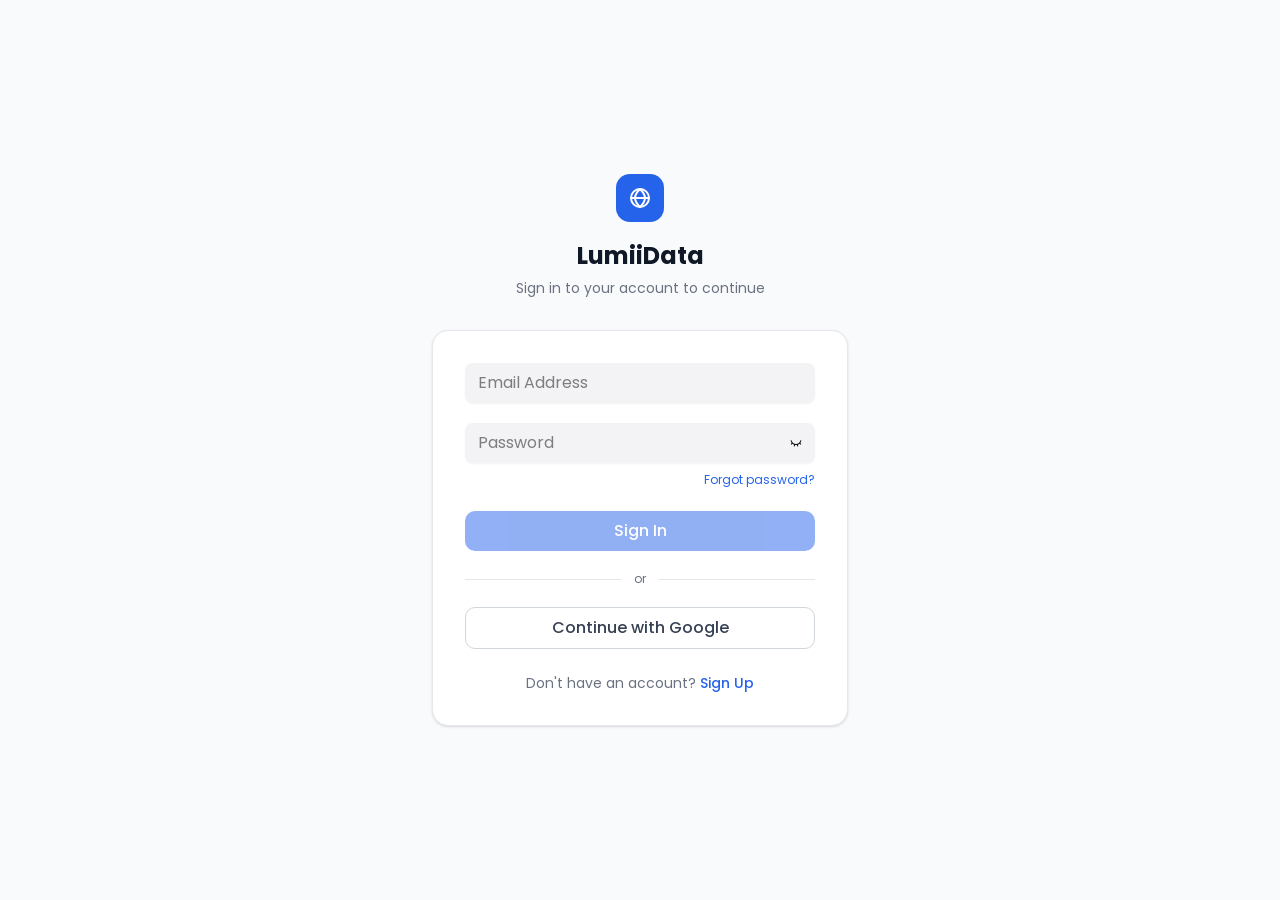
<file: index.html>
<!DOCTYPE html>
<html lang="en">

<head>
  <meta charset="UTF-8" />
  <meta name="viewport" content="width=device-width, initial-scale=1.0" />
  <script>
    // Restores route paths redirected by public/404.html on GitHub Pages.
    (function (location) {
      if (location.search[1] === '/') {
        const decoded = location.search
          .slice(1)
          .split('&')
          .map((segment) => segment.replace(/~and~/g, '&'))
          .join('?');

        window.history.replaceState(null, '', location.pathname.slice(0, -1) + decoded + location.hash);
      }
    })(window.location);
  </script>
  <title>LumiiData</title>
  <script type="module" crossorigin src="/assets/index-BbGK8qk7.js"></script>
  <link rel="stylesheet" crossorigin href="/assets/index-BXpV4igK.css">
</head>

<body>
  <div id="root"></div>
</body>

</html>
</file>
<file: assets/index-BXpV4igK.css>
@import"https://fonts.googleapis.com/css2?family=Poppins:ital,wght@0,100;0,200;0,300;0,400;0,500;0,600;0,700;0,800;0,900;1,100;1,200;1,300;1,400;1,500;1,600;1,700;1,800;1,900&display=swap";@import"https://fonts.googleapis.com/css2?family=Space+Grotesk:wght@400;500;600;700&display=swap";@import"https://fonts.googleapis.com/css2?family=Funnel+Display:wght@400;500;600;700&display=swap";/*! tailwindcss v4.1.12 | MIT License | https://tailwindcss.com */@layer properties{@supports (((-webkit-hyphens:none)) and (not (margin-trim:inline))) or ((-moz-orient:inline) and (not (color:rgb(from red r g b)))){*,:before,:after,::backdrop{--tw-translate-x:0;--tw-translate-y:0;--tw-translate-z:0;--tw-scale-x:1;--tw-scale-y:1;--tw-scale-z:1;--tw-rotate-x:initial;--tw-rotate-y:initial;--tw-rotate-z:initial;--tw-skew-x:initial;--tw-skew-y:initial;--tw-scroll-snap-strictness:proximity;--tw-space-y-reverse:0;--tw-space-x-reverse:0;--tw-divide-y-reverse:0;--tw-border-style:solid;--tw-gradient-position:initial;--tw-gradient-from:#0000;--tw-gradient-via:#0000;--tw-gradient-to:#0000;--tw-gradient-stops:initial;--tw-gradient-via-stops:initial;--tw-gradient-from-position:0%;--tw-gradient-via-position:50%;--tw-gradient-to-position:100%;--tw-leading:initial;--tw-font-weight:initial;--tw-tracking:initial;--tw-ordinal:initial;--tw-slashed-zero:initial;--tw-numeric-figure:initial;--tw-numeric-spacing:initial;--tw-numeric-fraction:initial;--tw-shadow:0 0 #0000;--tw-shadow-color:initial;--tw-shadow-alpha:100%;--tw-inset-shadow:0 0 #0000;--tw-inset-shadow-color:initial;--tw-inset-shadow-alpha:100%;--tw-ring-color:initial;--tw-ring-shadow:0 0 #0000;--tw-inset-ring-color:initial;--tw-inset-ring-shadow:0 0 #0000;--tw-ring-inset:initial;--tw-ring-offset-width:0px;--tw-ring-offset-color:#fff;--tw-ring-offset-shadow:0 0 #0000;--tw-outline-style:solid;--tw-blur:initial;--tw-brightness:initial;--tw-contrast:initial;--tw-grayscale:initial;--tw-hue-rotate:initial;--tw-invert:initial;--tw-opacity:initial;--tw-saturate:initial;--tw-sepia:initial;--tw-drop-shadow:initial;--tw-drop-shadow-color:initial;--tw-drop-shadow-alpha:100%;--tw-drop-shadow-size:initial;--tw-backdrop-blur:initial;--tw-backdrop-brightness:initial;--tw-backdrop-contrast:initial;--tw-backdrop-grayscale:initial;--tw-backdrop-hue-rotate:initial;--tw-backdrop-invert:initial;--tw-backdrop-opacity:initial;--tw-backdrop-saturate:initial;--tw-backdrop-sepia:initial;--tw-duration:initial;--tw-ease:initial;--tw-content:"";--tw-animation-delay:0s;--tw-animation-direction:normal;--tw-animation-duration:initial;--tw-animation-fill-mode:none;--tw-animation-iteration-count:1;--tw-enter-blur:0;--tw-enter-opacity:1;--tw-enter-rotate:0;--tw-enter-scale:1;--tw-enter-translate-x:0;--tw-enter-translate-y:0;--tw-exit-blur:0;--tw-exit-opacity:1;--tw-exit-rotate:0;--tw-exit-scale:1;--tw-exit-translate-x:0;--tw-exit-translate-y:0}}}@layer theme{:root,:host{--font-sans:ui-sans-serif,system-ui,sans-serif,"Apple Color Emoji","Segoe UI Emoji","Segoe UI Symbol","Noto Color Emoji";--font-mono:ui-monospace,SFMono-Regular,Menlo,Monaco,Consolas,"Liberation Mono","Courier New",monospace;--color-red-50:oklch(97.1% .013 17.38);--color-red-100:oklch(93.6% .032 17.717);--color-red-200:oklch(88.5% .062 18.334);--color-red-500:oklch(63.7% .237 25.331);--color-red-600:oklch(57.7% .245 27.325);--color-red-700:oklch(50.5% .213 27.518);--color-red-800:oklch(44.4% .177 26.899);--color-orange-100:oklch(95.4% .038 75.164);--color-orange-800:oklch(47% .157 37.304);--color-amber-50:oklch(98.7% .022 95.277);--color-amber-100:oklch(96.2% .059 95.617);--color-amber-200:oklch(92.4% .12 95.746);--color-amber-700:oklch(55.5% .163 48.998);--color-amber-800:oklch(47.3% .137 46.201);--color-yellow-50:oklch(98.7% .026 102.212);--color-yellow-100:oklch(97.3% .071 103.193);--color-yellow-200:oklch(94.5% .129 101.54);--color-yellow-600:oklch(68.1% .162 75.834);--color-yellow-800:oklch(47.6% .114 61.907);--color-green-50:oklch(98.2% .018 155.826);--color-green-100:oklch(96.2% .044 156.743);--color-green-200:oklch(92.5% .084 155.995);--color-green-500:oklch(72.3% .219 149.579);--color-green-600:oklch(62.7% .194 149.214);--color-green-700:oklch(52.7% .154 150.069);--color-blue-50:oklch(97% .014 254.604);--color-blue-100:oklch(93.2% .032 255.585);--color-blue-200:oklch(88.2% .059 254.128);--color-blue-500:oklch(62.3% .214 259.815);--color-blue-700:oklch(48.8% .243 264.376);--color-blue-800:oklch(42.4% .199 265.638);--color-blue-900:oklch(37.9% .146 265.522);--color-gray-50:oklch(98.5% .002 247.839);--color-gray-100:oklch(96.7% .003 264.542);--color-gray-200:oklch(92.8% .006 264.531);--color-gray-300:oklch(87.2% .01 258.338);--color-gray-400:oklch(70.7% .022 261.325);--color-gray-500:oklch(55.1% .027 264.364);--color-gray-600:oklch(44.6% .03 256.802);--color-gray-700:oklch(37.3% .034 259.733);--color-gray-800:oklch(27.8% .033 256.848);--color-gray-900:oklch(21% .034 264.665);--color-black:#000;--color-white:#fff;--spacing:.25rem;--container-xs:20rem;--container-sm:24rem;--container-md:28rem;--container-lg:32rem;--container-xl:36rem;--container-2xl:42rem;--container-3xl:48rem;--container-4xl:56rem;--container-5xl:64rem;--container-7xl:80rem;--text-xs:.75rem;--text-xs--line-height:calc(1/.75);--text-sm:.875rem;--text-sm--line-height:calc(1.25/.875);--text-base:1rem;--text-base--line-height: 1.5 ;--text-lg:1.125rem;--text-lg--line-height:calc(1.75/1.125);--text-xl:1.25rem;--text-xl--line-height:calc(1.75/1.25);--text-2xl:1.5rem;--text-2xl--line-height:calc(2/1.5);--text-3xl:1.875rem;--text-3xl--line-height: 1.2 ;--text-4xl:2.25rem;--text-4xl--line-height:calc(2.5/2.25);--font-weight-extralight:200;--font-weight-normal:400;--font-weight-medium:500;--font-weight-semibold:600;--font-weight-bold:700;--font-weight-black:900;--tracking-tight:-.025em;--tracking-wide:.025em;--tracking-widest:.1em;--leading-relaxed:1.625;--radius-xs:.125rem;--radius-2xl:1rem;--ease-in:cubic-bezier(.4,0,1,1);--ease-out:cubic-bezier(0,0,.2,1);--ease-in-out:cubic-bezier(.4,0,.2,1);--animate-spin:spin 1s linear infinite;--animate-pulse:pulse 2s cubic-bezier(.4,0,.6,1)infinite;--blur-sm:8px;--blur-md:12px;--blur-lg:16px;--blur-xl:24px;--aspect-video:16/9;--default-transition-duration:.15s;--default-transition-timing-function:cubic-bezier(.4,0,.2,1);--default-font-family:var(--font-sans);--default-mono-font-family:var(--font-mono);--color-border:var(--border)}}@layer base{*,:after,:before,::backdrop{box-sizing:border-box;border:0 solid;margin:0;padding:0}::file-selector-button{box-sizing:border-box;border:0 solid;margin:0;padding:0}html,:host{-webkit-text-size-adjust:100%;-moz-tab-size:4;tab-size:4;line-height:1.5;font-family:var(--default-font-family,ui-sans-serif,system-ui,sans-serif,"Apple Color Emoji","Segoe UI Emoji","Segoe UI Symbol","Noto Color Emoji");font-feature-settings:var(--default-font-feature-settings,normal);font-variation-settings:var(--default-font-variation-settings,normal);-webkit-tap-highlight-color:transparent}hr{height:0;color:inherit;border-top-width:1px}abbr:where([title]){-webkit-text-decoration:underline dotted;text-decoration:underline dotted}h1,h2,h3,h4,h5,h6{font-size:inherit;font-weight:inherit}a{color:inherit;-webkit-text-decoration:inherit;text-decoration:inherit}b,strong{font-weight:bolder}code,kbd,samp,pre{font-family:var(--default-mono-font-family,ui-monospace,SFMono-Regular,Menlo,Monaco,Consolas,"Liberation Mono","Courier New",monospace);font-feature-settings:var(--default-mono-font-feature-settings,normal);font-variation-settings:var(--default-mono-font-variation-settings,normal);font-size:1em}small{font-size:80%}sub,sup{vertical-align:baseline;font-size:75%;line-height:0;position:relative}sub{bottom:-.25em}sup{top:-.5em}table{text-indent:0;border-color:inherit;border-collapse:collapse}:-moz-focusring{outline:auto}progress{vertical-align:baseline}summary{display:list-item}ol,ul,menu{list-style:none}img,svg,video,canvas,audio,iframe,embed,object{vertical-align:middle;display:block}img,video{max-width:100%;height:auto}button,input,select,optgroup,textarea{font:inherit;font-feature-settings:inherit;font-variation-settings:inherit;letter-spacing:inherit;color:inherit;opacity:1;background-color:#0000;border-radius:0}::file-selector-button{font:inherit;font-feature-settings:inherit;font-variation-settings:inherit;letter-spacing:inherit;color:inherit;opacity:1;background-color:#0000;border-radius:0}:where(select:is([multiple],[size])) optgroup{font-weight:bolder}:where(select:is([multiple],[size])) optgroup option{padding-inline-start:20px}::file-selector-button{margin-inline-end:4px}::placeholder{opacity:1}@supports (not ((-webkit-appearance:-apple-pay-button))) or (contain-intrinsic-size:1px){::placeholder{color:currentColor}@supports (color:color-mix(in lab,red,red)){::placeholder{color:color-mix(in oklab,currentcolor 50%,transparent)}}}textarea{resize:vertical}::-webkit-search-decoration{-webkit-appearance:none}::-webkit-date-and-time-value{min-height:1lh;text-align:inherit}::-webkit-datetime-edit{display:inline-flex}::-webkit-datetime-edit-fields-wrapper{padding:0}::-webkit-datetime-edit{padding-block:0}::-webkit-datetime-edit-year-field{padding-block:0}::-webkit-datetime-edit-month-field{padding-block:0}::-webkit-datetime-edit-day-field{padding-block:0}::-webkit-datetime-edit-hour-field{padding-block:0}::-webkit-datetime-edit-minute-field{padding-block:0}::-webkit-datetime-edit-second-field{padding-block:0}::-webkit-datetime-edit-millisecond-field{padding-block:0}::-webkit-datetime-edit-meridiem-field{padding-block:0}::-webkit-calendar-picker-indicator{line-height:1}:-moz-ui-invalid{box-shadow:none}button,input:where([type=button],[type=reset],[type=submit]){-webkit-appearance:button;-moz-appearance:button;appearance:button}::file-selector-button{-webkit-appearance:button;-moz-appearance:button;appearance:button}::-webkit-inner-spin-button{height:auto}::-webkit-outer-spin-button{height:auto}[hidden]:where(:not([hidden=until-found])){display:none!important}*{border-color:var(--border);outline-color:var(--ring)}@supports (color:color-mix(in lab,red,red)){*{outline-color:color-mix(in oklab,var(--ring)50%,transparent)}}body{background-color:var(--background);color:var(--foreground);font-family:Poppins,sans-serif}html{font-size:var(--font-size)}h1{font-size:var(--text-2xl);font-weight:var(--font-weight-medium);line-height:1.5}h2{font-size:var(--text-xl);font-weight:var(--font-weight-medium);line-height:1.5}h3{font-size:var(--text-lg);font-weight:var(--font-weight-medium);line-height:1.5}h4,label,button{font-size:var(--text-base);font-weight:var(--font-weight-medium);line-height:1.5}input{font-size:var(--text-base);font-weight:var(--font-weight-normal);line-height:1.5}}@layer components;@layer utilities{.pointer-events-auto{pointer-events:auto}.pointer-events-none{pointer-events:none}.invisible{visibility:hidden}.visible{visibility:visible}.sr-only{clip:rect(0,0,0,0);white-space:nowrap;border-width:0;width:1px;height:1px;margin:-1px;padding:0;position:absolute;overflow:hidden}.absolute{position:absolute}.fixed{position:fixed}.relative{position:relative}.static{position:static}.sticky{position:sticky}.inset-0{inset:calc(var(--spacing)*0)}.inset-x-0{inset-inline:calc(var(--spacing)*0)}.inset-y-0{inset-block:calc(var(--spacing)*0)}.start-0{inset-inline-start:calc(var(--spacing)*0)}.start-1\.5{inset-inline-start:calc(var(--spacing)*1.5)}.start-2{inset-inline-start:calc(var(--spacing)*2)}.start-3{inset-inline-start:calc(var(--spacing)*3)}.start-auto{inset-inline-start:auto}.end-1{inset-inline-end:calc(var(--spacing)*1)}.end-1\.5{inset-inline-end:calc(var(--spacing)*1.5)}.end-3{inset-inline-end:calc(var(--spacing)*3)}.end-18{inset-inline-end:calc(var(--spacing)*18)}.end-auto{inset-inline-end:auto}.-top-2{top:calc(var(--spacing)*-2)}.-top-12{top:calc(var(--spacing)*-12)}.-top-px{top:-1px}.top-0{top:calc(var(--spacing)*0)}.top-1{top:calc(var(--spacing)*1)}.top-1\.5{top:calc(var(--spacing)*1.5)}.top-1\/2{top:50%}.top-2{top:calc(var(--spacing)*2)}.top-3{top:calc(var(--spacing)*3)}.top-3\.5{top:calc(var(--spacing)*3.5)}.top-4{top:calc(var(--spacing)*4)}.top-\[1px\]{top:1px}.top-\[5\%\]{top:5%}.top-\[10\%\]{top:10%}.top-\[50\%\]{top:50%}.top-\[60\%\]{top:60%}.top-\[calc\(46\%\)\]{top:46%}.top-\[calc\(100\%_\+_2px\)\]{top:calc(100% + 2px)}.top-\[var\(--navbar-height\)\]{top:var(--navbar-height)}.top-full{top:100%}.-right-2{right:calc(var(--spacing)*-2)}.-right-12{right:calc(var(--spacing)*-12)}.-right-px{right:-1px}.right-0{right:calc(var(--spacing)*0)}.right-1{right:calc(var(--spacing)*1)}.right-2{right:calc(var(--spacing)*2)}.right-3{right:calc(var(--spacing)*3)}.right-4{right:calc(var(--spacing)*4)}.right-\[5\%\]{right:5%}.right-\[10\%\]{right:10%}.-bottom-12{bottom:calc(var(--spacing)*-12)}.bottom-0{bottom:calc(var(--spacing)*0)}.bottom-\[5\%\]{bottom:5%}.bottom-\[10\%\]{bottom:10%}.-left-12{left:calc(var(--spacing)*-12)}.left-0{left:calc(var(--spacing)*0)}.left-1{left:calc(var(--spacing)*1)}.left-1\/2{left:50%}.left-2{left:calc(var(--spacing)*2)}.left-\[5\%\]{left:5%}.left-\[10\%\]{left:10%}.left-\[50\%\]{left:50%}.left-\[calc\(37\.5\%\)\]{left:37.5%}.isolate{isolation:isolate}.-z-30{z-index:-30}.z-0{z-index:0}.z-10{z-index:10}.z-20{z-index:20}.z-30{z-index:30}.z-40{z-index:40}.z-50{z-index:50}.z-\[1\]{z-index:1}.z-\[100\]{z-index:100}.order-1{order:1}.order-2{order:2}.order-3{order:3}.col-start-2{grid-column-start:2}.-m-2{margin:calc(var(--spacing)*-2)}.-m-2\.5{margin:calc(var(--spacing)*-2.5)}.m-0{margin:calc(var(--spacing)*0)}.-mx-1{margin-inline:calc(var(--spacing)*-1)}.-mx-2{margin-inline:calc(var(--spacing)*-2)}.mx-0{margin-inline:calc(var(--spacing)*0)}.mx-1{margin-inline:calc(var(--spacing)*1)}.mx-2{margin-inline:calc(var(--spacing)*2)}.mx-3\.5{margin-inline:calc(var(--spacing)*3.5)}.mx-4{margin-inline:calc(var(--spacing)*4)}.mx-\[calc\(\(theme\(spacing\.5\)-theme\(spacing\.1\)\)\/2\)\]{margin-inline:.5rem}.mx-\[calc\(\(theme\(spacing\.6\)-theme\(spacing\.3\)\)\/2\)\]{margin-inline:.375rem}.mx-\[calc\(\(theme\(spacing\.7\)-theme\(spacing\.5\)\)\/2\)\]{margin-inline:.25rem}.mx-auto{margin-inline:auto}.my-0{margin-block:calc(var(--spacing)*0)}.my-0\.5{margin-block:calc(var(--spacing)*.5)}.my-1{margin-block:calc(var(--spacing)*1)}.my-5{margin-block:calc(var(--spacing)*5)}.my-16{margin-block:calc(var(--spacing)*16)}.my-\[calc\(\(theme\(spacing\.5\)-theme\(spacing\.1\)\)\/2\)\]{margin-block:.5rem}.my-\[calc\(\(theme\(spacing\.6\)-theme\(spacing\.3\)\)\/2\)\]{margin-block:.375rem}.my-\[calc\(\(theme\(spacing\.7\)-theme\(spacing\.5\)\)\/2\)\]{margin-block:.25rem}.my-auto{margin-block:auto}.-ms-2{margin-inline-start:calc(var(--spacing)*-2)}.ms-2{margin-inline-start:calc(var(--spacing)*2)}.ms-3{margin-inline-start:calc(var(--spacing)*3)}.me-2{margin-inline-end:calc(var(--spacing)*2)}.me-4{margin-inline-end:calc(var(--spacing)*4)}.-mt-4{margin-top:calc(var(--spacing)*-4)}.mt-0\.5{margin-top:calc(var(--spacing)*.5)}.mt-1{margin-top:calc(var(--spacing)*1)}.mt-1\.5{margin-top:calc(var(--spacing)*1.5)}.mt-2{margin-top:calc(var(--spacing)*2)}.mt-3{margin-top:calc(var(--spacing)*3)}.mt-4{margin-top:calc(var(--spacing)*4)}.mt-6{margin-top:calc(var(--spacing)*6)}.mt-\[4px\]{margin-top:4px}.mt-auto{margin-top:auto}.-mr-2{margin-right:calc(var(--spacing)*-2)}.mr-2{margin-right:calc(var(--spacing)*2)}.mr-\[0px\]{margin-right:0}.-mb-px{margin-bottom:-1px}.mb-0{margin-bottom:calc(var(--spacing)*0)}.mb-0\.5{margin-bottom:calc(var(--spacing)*.5)}.mb-1{margin-bottom:calc(var(--spacing)*1)}.mb-1\.5{margin-bottom:calc(var(--spacing)*1.5)}.mb-2{margin-bottom:calc(var(--spacing)*2)}.mb-3{margin-bottom:calc(var(--spacing)*3)}.mb-4{margin-bottom:calc(var(--spacing)*4)}.mb-5{margin-bottom:calc(var(--spacing)*5)}.mb-6{margin-bottom:calc(var(--spacing)*6)}.mb-8{margin-bottom:calc(var(--spacing)*8)}.mb-\[0px\]{margin-bottom:0}.mb-px{margin-bottom:1px}.-ml-4{margin-left:calc(var(--spacing)*-4)}.ml-1{margin-left:calc(var(--spacing)*1)}.ml-4{margin-left:calc(var(--spacing)*4)}.ml-\[12px\]{margin-left:12px}.ml-\[20px\]{margin-left:20px}.ml-auto{margin-left:auto}.box-border{box-sizing:border-box}.box-content{box-sizing:content-box}.line-clamp-1{-webkit-line-clamp:1;-webkit-box-orient:vertical;display:-webkit-box;overflow:hidden}.block{display:block}.flex{display:flex}.grid{display:grid}.hidden{display:none}.inline-block{display:inline-block}.inline-flex{display:inline-flex}.inline-grid{display:inline-grid}.table{display:table}.table-caption{display:table-caption}.table-cell{display:table-cell}.table-row{display:table-row}.field-sizing-content{field-sizing:content}.aspect-square{aspect-ratio:1}.aspect-video{aspect-ratio:var(--aspect-video)}.size-1{width:calc(var(--spacing)*1);height:calc(var(--spacing)*1)}.size-1\.5{width:calc(var(--spacing)*1.5);height:calc(var(--spacing)*1.5)}.size-2{width:calc(var(--spacing)*2);height:calc(var(--spacing)*2)}.size-2\.5{width:calc(var(--spacing)*2.5);height:calc(var(--spacing)*2.5)}.size-3{width:calc(var(--spacing)*3);height:calc(var(--spacing)*3)}.size-3\.5{width:calc(var(--spacing)*3.5);height:calc(var(--spacing)*3.5)}.size-4{width:calc(var(--spacing)*4);height:calc(var(--spacing)*4)}.size-7{width:calc(var(--spacing)*7);height:calc(var(--spacing)*7)}.size-8{width:calc(var(--spacing)*8);height:calc(var(--spacing)*8)}.size-9{width:calc(var(--spacing)*9);height:calc(var(--spacing)*9)}.size-10{width:calc(var(--spacing)*10);height:calc(var(--spacing)*10)}.size-\[14px\]{width:14px;height:14px}.size-\[28px\]{width:28px;height:28px}.size-full{width:100%;height:100%}.\!h-auto{height:auto!important}.h-\(--visual-viewport-height\){height:var(--visual-viewport-height)}.h-1{height:calc(var(--spacing)*1)}.h-1\.5{height:calc(var(--spacing)*1.5)}.h-2{height:calc(var(--spacing)*2)}.h-2\.5{height:calc(var(--spacing)*2.5)}.h-3{height:calc(var(--spacing)*3)}.h-3\.5{height:calc(var(--spacing)*3.5)}.h-4{height:calc(var(--spacing)*4)}.h-5{height:calc(var(--spacing)*5)}.h-6{height:calc(var(--spacing)*6)}.h-7{height:calc(var(--spacing)*7)}.h-8{height:calc(var(--spacing)*8)}.h-9{height:calc(var(--spacing)*9)}.h-10{height:calc(var(--spacing)*10)}.h-12{height:calc(var(--spacing)*12)}.h-14{height:calc(var(--spacing)*14)}.h-16{height:calc(var(--spacing)*16)}.h-40{height:calc(var(--spacing)*40)}.h-\[1\.15rem\]{height:1.15rem}.h-\[2px\]{height:2px}.h-\[6px\]{height:6px}.h-\[8\%\]{height:8%}.h-\[11px\]{height:11px}.h-\[14px\]{height:14px}.h-\[20px\]{height:20px}.h-\[28px\]{height:28px}.h-\[30px\]{height:30px}.h-\[32px\]{height:32px}.h-\[38px\]{height:38px}.h-\[46px\]{height:46px}.h-\[50\%\]{height:50%}.h-\[50px\]{height:50px}.h-\[100dvh\]{height:100dvh}.h-\[calc\(100\%-1px\)\]{height:calc(100% - 1px)}.h-\[calc\(100dvh_-_var\(--navbar-height\)\)\]{height:calc(100dvh - var(--navbar-height))}.h-\[var\(--navbar-height\)\]{height:var(--navbar-height)}.h-\[var\(--picker-height\)\]{height:var(--picker-height)}.h-\[var\(--radix-navigation-menu-viewport-height\)\]{height:var(--radix-navigation-menu-viewport-height)}.h-\[var\(--radix-select-trigger-height\)\]{height:var(--radix-select-trigger-height)}.h-auto{height:auto}.h-fit{height:fit-content}.h-full{height:100%}.h-px{height:1px}.h-screen{height:100vh}.h-svh{height:100svh}.max-h-\(--radix-context-menu-content-available-height\){max-height:var(--radix-context-menu-content-available-height)}.max-h-\(--radix-dropdown-menu-content-available-height\){max-height:var(--radix-dropdown-menu-content-available-height)}.max-h-\(--radix-select-content-available-height\){max-height:var(--radix-select-content-available-height)}.max-h-\[20rem\]{max-height:20rem}.max-h-\[24rem\]{max-height:24rem}.max-h-\[28rem\]{max-height:28rem}.max-h-\[32rem\]{max-height:32rem}.max-h-\[36rem\]{max-height:36rem}.max-h-\[42rem\]{max-height:42rem}.max-h-\[48rem\]{max-height:48rem}.max-h-\[56rem\]{max-height:56rem}.max-h-\[64rem\]{max-height:64rem}.max-h-\[300px\]{max-height:300px}.max-h-\[320px\]{max-height:320px}.max-h-\[400px\]{max-height:400px}.max-h-\[500px\]{max-height:500px}.max-h-\[600px\]{max-height:600px}.max-h-\[calc\(100\%_-_8rem\)\]{max-height:calc(100% - 8rem)}.max-h-\[none\]{max-height:none}.max-h-full{max-height:100%}.min-h-0{min-height:calc(var(--spacing)*0)}.min-h-3{min-height:calc(var(--spacing)*3)}.min-h-3\.5{min-height:calc(var(--spacing)*3.5)}.min-h-4{min-height:calc(var(--spacing)*4)}.min-h-5{min-height:calc(var(--spacing)*5)}.min-h-6{min-height:calc(var(--spacing)*6)}.min-h-7{min-height:calc(var(--spacing)*7)}.min-h-8{min-height:calc(var(--spacing)*8)}.min-h-10{min-height:calc(var(--spacing)*10)}.min-h-12{min-height:calc(var(--spacing)*12)}.min-h-14{min-height:calc(var(--spacing)*14)}.min-h-16{min-height:calc(var(--spacing)*16)}.min-h-\[32px\]{min-height:32px}.min-h-\[100dvh\]{min-height:100dvh}.min-h-full{min-height:100%}.min-h-screen{min-height:100vh}.min-h-svh{min-height:100svh}.w-\(--sidebar-width\){width:var(--sidebar-width)}.w-0{width:calc(var(--spacing)*0)}.w-1{width:calc(var(--spacing)*1)}.w-1\.5{width:calc(var(--spacing)*1.5)}.w-2{width:calc(var(--spacing)*2)}.w-2\.5{width:calc(var(--spacing)*2.5)}.w-3{width:calc(var(--spacing)*3)}.w-3\.5{width:calc(var(--spacing)*3.5)}.w-3\/4{width:75%}.w-4{width:calc(var(--spacing)*4)}.w-5{width:calc(var(--spacing)*5)}.w-6{width:calc(var(--spacing)*6)}.w-7{width:calc(var(--spacing)*7)}.w-8{width:calc(var(--spacing)*8)}.w-9{width:calc(var(--spacing)*9)}.w-10{width:calc(var(--spacing)*10)}.w-12{width:calc(var(--spacing)*12)}.w-14{width:calc(var(--spacing)*14)}.w-16{width:calc(var(--spacing)*16)}.w-60{width:calc(var(--spacing)*60)}.w-64{width:calc(var(--spacing)*64)}.w-72{width:calc(var(--spacing)*72)}.w-\[6px\]{width:6px}.w-\[10\%\]{width:10%}.w-\[11px\]{width:11px}.w-\[12\%\]{width:12%}.w-\[14\%\]{width:14%}.w-\[14px\]{width:14px}.w-\[18\%\]{width:18%}.w-\[20\%\]{width:20%}.w-\[25\%\]{width:25%}.w-\[32px\]{width:32px}.w-\[70px\]{width:70px}.w-\[80\%\]{width:80%}.w-\[100px\]{width:100px}.w-\[272px\]{width:272px}.w-\[420px\]{width:420px}.w-\[calc\(100\%_-_16px\)\]{width:calc(100% - 16px)}.w-\[calc\(100\%_-theme\(spacing\.6\)\)\]{width:calc(100% - 1.5rem)}.w-\[calc\(var\(--visible-months\)_\*_var\(--calendar-width\)\)\]{width:calc(var(--visible-months)*var(--calendar-width))}.w-auto{width:auto}.w-fit{width:fit-content}.w-full{width:100%}.w-max{width:max-content}.w-px{width:1px}.w-screen{width:100vw}.max-w-\(--skeleton-width\){max-width:var(--skeleton-width)}.max-w-2xl{max-width:var(--container-2xl)}.max-w-3xl{max-width:var(--container-3xl)}.max-w-4xl{max-width:var(--container-4xl)}.max-w-5xl{max-width:var(--container-5xl)}.max-w-7xl{max-width:var(--container-7xl)}.max-w-\[270px\]{max-width:270px}.max-w-\[640px\]{max-width:640px}.max-w-\[768px\]{max-width:768px}.max-w-\[1024px\]{max-width:1024px}.max-w-\[1280px\]{max-width:1280px}.max-w-\[1536px\]{max-width:1536px}.max-w-\[calc\(100\%-2rem\)\]{max-width:calc(100% - 2rem)}.max-w-\[none\]{max-width:none}.max-w-fit{max-width:fit-content}.max-w-full{max-width:100%}.max-w-lg{max-width:var(--container-lg)}.max-w-max{max-width:max-content}.max-w-md{max-width:var(--container-md)}.max-w-sm{max-width:var(--container-sm)}.max-w-xl{max-width:var(--container-xl)}.max-w-xs{max-width:var(--container-xs)}.min-w-0{min-width:calc(var(--spacing)*0)}.min-w-3{min-width:calc(var(--spacing)*3)}.min-w-3\.5{min-width:calc(var(--spacing)*3.5)}.min-w-4{min-width:calc(var(--spacing)*4)}.min-w-5{min-width:calc(var(--spacing)*5)}.min-w-6{min-width:calc(var(--spacing)*6)}.min-w-7{min-width:calc(var(--spacing)*7)}.min-w-8{min-width:calc(var(--spacing)*8)}.min-w-9{min-width:calc(var(--spacing)*9)}.min-w-10{min-width:calc(var(--spacing)*10)}.min-w-12{min-width:calc(var(--spacing)*12)}.min-w-16{min-width:calc(var(--spacing)*16)}.min-w-20{min-width:calc(var(--spacing)*20)}.min-w-24{min-width:calc(var(--spacing)*24)}.min-w-40{min-width:calc(var(--spacing)*40)}.min-w-\[8rem\]{min-width:8rem}.min-w-\[12rem\]{min-width:12rem}.min-w-\[200px\]{min-width:200px}.min-w-\[var\(--radix-select-trigger-width\)\]{min-width:var(--radix-select-trigger-width)}.min-w-full{min-width:100%}.min-w-max{min-width:max-content}.min-w-min{min-width:min-content}.flex-1{flex:1}.flex-auto{flex:auto}.flex-initial{flex:0 auto}.flex-none{flex:none}.flex-shrink-0,.shrink-0{flex-shrink:0}.flex-grow,.grow{flex-grow:1}.grow-0{flex-grow:0}.basis-0{flex-basis:calc(var(--spacing)*0)}.basis-full{flex-basis:100%}.table-auto{table-layout:auto}.table-fixed{table-layout:fixed}.caption-bottom{caption-side:bottom}.border-collapse{border-collapse:collapse}.\[transform-origin\:var\(--trigger-anchor-point\)\]{transform-origin:var(--trigger-anchor-point)}.origin-\(--radix-context-menu-content-transform-origin\){transform-origin:var(--radix-context-menu-content-transform-origin)}.origin-\(--radix-dropdown-menu-content-transform-origin\){transform-origin:var(--radix-dropdown-menu-content-transform-origin)}.origin-\(--radix-hover-card-content-transform-origin\){transform-origin:var(--radix-hover-card-content-transform-origin)}.origin-\(--radix-menubar-content-transform-origin\){transform-origin:var(--radix-menubar-content-transform-origin)}.origin-\(--radix-popover-content-transform-origin\){transform-origin:var(--radix-popover-content-transform-origin)}.origin-\(--radix-select-content-transform-origin\){transform-origin:var(--radix-select-content-transform-origin)}.origin-\(--radix-tooltip-content-transform-origin\){transform-origin:var(--radix-tooltip-content-transform-origin)}.origin-center{transform-origin:50%}.origin-left{transform-origin:0}.origin-right{transform-origin:100%}.origin-top{transform-origin:top}.origin-top-left{transform-origin:0 0}.-translate-x-1\/2{--tw-translate-x: -50% ;translate:var(--tw-translate-x)var(--tw-translate-y)}.-translate-x-px{--tw-translate-x:-1px;translate:var(--tw-translate-x)var(--tw-translate-y)}.translate-x-1{--tw-translate-x:calc(var(--spacing)*1);translate:var(--tw-translate-x)var(--tw-translate-y)}.translate-x-1\/2{--tw-translate-x: 50% ;translate:var(--tw-translate-x)var(--tw-translate-y)}.translate-x-\[-50\%\]{--tw-translate-x:-50%;translate:var(--tw-translate-x)var(--tw-translate-y)}.translate-x-px{--tw-translate-x:1px;translate:var(--tw-translate-x)var(--tw-translate-y)}.-translate-y-1{--tw-translate-y:calc(var(--spacing)*-1);translate:var(--tw-translate-x)var(--tw-translate-y)}.-translate-y-1\/2{--tw-translate-y: -50% ;translate:var(--tw-translate-x)var(--tw-translate-y)}.translate-y-0\.5{--tw-translate-y:calc(var(--spacing)*.5);translate:var(--tw-translate-x)var(--tw-translate-y)}.translate-y-1{--tw-translate-y:calc(var(--spacing)*1);translate:var(--tw-translate-x)var(--tw-translate-y)}.translate-y-1\/2,.translate-y-2\/4{--tw-translate-y: 50% ;translate:var(--tw-translate-x)var(--tw-translate-y)}.translate-y-3\/4{--tw-translate-y: 75% ;translate:var(--tw-translate-x)var(--tw-translate-y)}.translate-y-\[-50\%\]{--tw-translate-y:-50%;translate:var(--tw-translate-x)var(--tw-translate-y)}.translate-y-\[calc\(-50\%_-_2px\)\]{--tw-translate-y: calc(-50% - 2px) ;translate:var(--tw-translate-x)var(--tw-translate-y)}.scale-0{--tw-scale-x:0%;--tw-scale-y:0%;--tw-scale-z:0%;scale:var(--tw-scale-x)var(--tw-scale-y)}.scale-50{--tw-scale-x:50%;--tw-scale-y:50%;--tw-scale-z:50%;scale:var(--tw-scale-x)var(--tw-scale-y)}.scale-90{--tw-scale-x:90%;--tw-scale-y:90%;--tw-scale-z:90%;scale:var(--tw-scale-x)var(--tw-scale-y)}.scale-100{--tw-scale-x:100%;--tw-scale-y:100%;--tw-scale-z:100%;scale:var(--tw-scale-x)var(--tw-scale-y)}.scale-105{--tw-scale-x:105%;--tw-scale-y:105%;--tw-scale-z:105%;scale:var(--tw-scale-x)var(--tw-scale-y)}.rotate-0{rotate:none}.rotate-45{rotate:45deg}.rotate-90{rotate:90deg}.rotate-180{rotate:180deg}.transform{transform:var(--tw-rotate-x,)var(--tw-rotate-y,)var(--tw-rotate-z,)var(--tw-skew-x,)var(--tw-skew-y,)}.transform-gpu{transform:translateZ(0)var(--tw-rotate-x,)var(--tw-rotate-y,)var(--tw-rotate-z,)var(--tw-skew-x,)var(--tw-skew-y,)}.animate-\[appearance-in_1s_infinite\]{animation:1s infinite appearance-in}.animate-caret-blink{animation:1.25s ease-out infinite caret-blink}.animate-in{animation:enter var(--tw-animation-duration,var(--tw-duration,.15s))var(--tw-ease,ease)var(--tw-animation-delay,0s)var(--tw-animation-iteration-count,1)var(--tw-animation-direction,normal)var(--tw-animation-fill-mode,none)}.animate-none{animation:none}.animate-pulse{animation:var(--animate-pulse)}.animate-spin{animation:var(--animate-spin)}.cursor-default{cursor:default}.cursor-grab{cursor:grab}.cursor-not-allowed{cursor:not-allowed}.cursor-pointer{cursor:pointer}.cursor-text{cursor:text}.touch-none{touch-action:none}.resize-none{resize:none}.snap-y{scroll-snap-type:y var(--tw-scroll-snap-strictness)}.snap-mandatory{--tw-scroll-snap-strictness:mandatory}.snap-center{scroll-snap-align:center}.scroll-my-1{scroll-margin-block:calc(var(--spacing)*1)}.scroll-py-1{scroll-padding-block:calc(var(--spacing)*1)}.scroll-py-6{scroll-padding-block:calc(var(--spacing)*6)}.list-none{list-style-type:none}.appearance-auto{-webkit-appearance:auto;-moz-appearance:auto;appearance:auto}.appearance-none{-webkit-appearance:none;-moz-appearance:none;appearance:none}.grid-cols-1{grid-template-columns:repeat(1,minmax(0,1fr))}.grid-cols-2{grid-template-columns:repeat(2,minmax(0,1fr))}.grid-cols-3{grid-template-columns:repeat(3,minmax(0,1fr))}.grid-cols-4{grid-template-columns:repeat(4,minmax(0,1fr))}.grid-cols-5{grid-template-columns:repeat(5,minmax(0,1fr))}.grid-cols-\[0_1fr\]{grid-template-columns:0 1fr}.grid-cols-\[1fr_auto\]{grid-template-columns:1fr auto}.grid-cols-\[55\%_45\%\]{grid-template-columns:55% 45%}.grid-cols-\[60\%_40\%\]{grid-template-columns:60% 40%}.flex-col{flex-direction:column}.flex-col-reverse{flex-direction:column-reverse}.flex-row{flex-direction:row}.flex-row-reverse{flex-direction:row-reverse}.flex-nowrap{flex-wrap:nowrap}.flex-wrap{flex-wrap:wrap}.place-content-center{place-content:center}.place-items-center{place-items:center}.content-stretch{align-content:stretch}.items-center{align-items:center}.items-end{align-items:flex-end}.items-start{align-items:flex-start}.items-stretch{align-items:stretch}.justify-between{justify-content:space-between}.justify-center{justify-content:center}.justify-end{justify-content:flex-end}.justify-start{justify-content:flex-start}.justify-items-start{justify-items:start}.\!gap-0{gap:calc(var(--spacing)*0)!important}.gap-0{gap:calc(var(--spacing)*0)}.gap-0\.5{gap:calc(var(--spacing)*.5)}.gap-1{gap:calc(var(--spacing)*1)}.gap-1\.5{gap:calc(var(--spacing)*1.5)}.gap-2{gap:calc(var(--spacing)*2)}.gap-3{gap:calc(var(--spacing)*3)}.gap-4{gap:calc(var(--spacing)*4)}.gap-5{gap:calc(var(--spacing)*5)}.gap-6{gap:calc(var(--spacing)*6)}.gap-\[4px\]{gap:4px}.gap-\[6px\]{gap:6px}.gap-\[10px\]{gap:10px}.gap-\[32px\]{gap:32px}:where(.space-y-0\.5>:not(:last-child)){--tw-space-y-reverse:0;margin-block-start:calc(calc(var(--spacing)*.5)*var(--tw-space-y-reverse));margin-block-end:calc(calc(var(--spacing)*.5)*calc(1 - var(--tw-space-y-reverse)))}:where(.space-y-1>:not(:last-child)){--tw-space-y-reverse:0;margin-block-start:calc(calc(var(--spacing)*1)*var(--tw-space-y-reverse));margin-block-end:calc(calc(var(--spacing)*1)*calc(1 - var(--tw-space-y-reverse)))}:where(.space-y-2>:not(:last-child)){--tw-space-y-reverse:0;margin-block-start:calc(calc(var(--spacing)*2)*var(--tw-space-y-reverse));margin-block-end:calc(calc(var(--spacing)*2)*calc(1 - var(--tw-space-y-reverse)))}:where(.space-y-3>:not(:last-child)){--tw-space-y-reverse:0;margin-block-start:calc(calc(var(--spacing)*3)*var(--tw-space-y-reverse));margin-block-end:calc(calc(var(--spacing)*3)*calc(1 - var(--tw-space-y-reverse)))}:where(.space-y-4>:not(:last-child)){--tw-space-y-reverse:0;margin-block-start:calc(calc(var(--spacing)*4)*var(--tw-space-y-reverse));margin-block-end:calc(calc(var(--spacing)*4)*calc(1 - var(--tw-space-y-reverse)))}:where(.space-y-5>:not(:last-child)){--tw-space-y-reverse:0;margin-block-start:calc(calc(var(--spacing)*5)*var(--tw-space-y-reverse));margin-block-end:calc(calc(var(--spacing)*5)*calc(1 - var(--tw-space-y-reverse)))}:where(.space-y-6>:not(:last-child)){--tw-space-y-reverse:0;margin-block-start:calc(calc(var(--spacing)*6)*var(--tw-space-y-reverse));margin-block-end:calc(calc(var(--spacing)*6)*calc(1 - var(--tw-space-y-reverse)))}.gap-x-0{column-gap:calc(var(--spacing)*0)}.gap-x-0\.5{column-gap:calc(var(--spacing)*.5)}.gap-x-1{column-gap:calc(var(--spacing)*1)}.gap-x-2{column-gap:calc(var(--spacing)*2)}.gap-x-4{column-gap:calc(var(--spacing)*4)}.gap-x-6{column-gap:calc(var(--spacing)*6)}:where(.space-x-0\.5>:not(:last-child)){--tw-space-x-reverse:0;margin-inline-start:calc(calc(var(--spacing)*.5)*var(--tw-space-x-reverse));margin-inline-end:calc(calc(var(--spacing)*.5)*calc(1 - var(--tw-space-x-reverse)))}:where(.space-x-1>:not(:last-child)){--tw-space-x-reverse:0;margin-inline-start:calc(calc(var(--spacing)*1)*var(--tw-space-x-reverse));margin-inline-end:calc(calc(var(--spacing)*1)*calc(1 - var(--tw-space-x-reverse)))}.gap-y-0{row-gap:calc(var(--spacing)*0)}.gap-y-0\.5{row-gap:calc(var(--spacing)*.5)}.gap-y-1\.5{row-gap:calc(var(--spacing)*1.5)}.gap-y-2{row-gap:calc(var(--spacing)*2)}:where(.divide-y>:not(:last-child)){--tw-divide-y-reverse:0;border-bottom-style:var(--tw-border-style);border-top-style:var(--tw-border-style);border-top-width:calc(1px*var(--tw-divide-y-reverse));border-bottom-width:calc(1px*calc(1 - var(--tw-divide-y-reverse)))}:where(.divide-gray-200>:not(:last-child)){border-color:var(--color-gray-200)}.self-center{align-self:center}.truncate{text-overflow:ellipsis;white-space:nowrap;overflow:hidden}.overflow-auto{overflow:auto}.overflow-clip{overflow:clip}.overflow-hidden{overflow:hidden}.overflow-visible{overflow:visible}.overflow-x-auto{overflow-x:auto}.overflow-x-hidden{overflow-x:hidden}.overflow-x-scroll{overflow-x:scroll}.overflow-y-auto{overflow-y:auto}.overflow-y-hidden{overflow-y:hidden}.overflow-y-scroll{overflow-y:scroll}.\!rounded-none{border-radius:0!important}.rounded{border-radius:.25rem}.rounded-2xl{border-radius:var(--radius-2xl)}.rounded-\[2px\]{border-radius:2px}.rounded-\[4px\]{border-radius:4px}.rounded-\[7px\]{border-radius:7px}.rounded-\[8px\]{border-radius:8px}.rounded-\[10px\]{border-radius:10px}.rounded-\[14px\]{border-radius:14px}.rounded-\[calc\(var\(--heroui-radius-large\)\/1\.5\)\]{border-radius:calc(var(--heroui-radius-large)/1.5)}.rounded-\[calc\(var\(--heroui-radius-medium\)\*0\.5\)\]{border-radius:calc(var(--heroui-radius-medium)*.5)}.rounded-\[calc\(var\(--heroui-radius-medium\)\*0\.6\)\]{border-radius:calc(var(--heroui-radius-medium)*.6)}.rounded-\[calc\(var\(--heroui-radius-medium\)\*0\.7\)\]{border-radius:calc(var(--heroui-radius-medium)*.7)}.rounded-\[calc\(var\(--heroui-radius-medium\)\/2\)\]{border-radius:calc(var(--heroui-radius-medium)/2)}.rounded-\[calc\(var\(--heroui-radius-small\)\/2\)\]{border-radius:calc(var(--heroui-radius-small)/2)}.rounded-\[inherit\]{border-radius:inherit}.rounded-full{border-radius:3.40282e38px}.rounded-lg{border-radius:var(--radius)}.rounded-md{border-radius:calc(var(--radius) - 2px)}.rounded-none{border-radius:0}.rounded-sm{border-radius:calc(var(--radius) - 4px)}.rounded-xl{border-radius:calc(var(--radius) + 4px)}.rounded-xs{border-radius:var(--radius-xs)}.\!rounded-s-none{border-start-start-radius:0!important;border-end-start-radius:0!important}.\!rounded-e-none{border-start-end-radius:0!important;border-end-end-radius:0!important}.rounded-t-none{border-top-left-radius:0;border-top-right-radius:0}.rounded-l-none{border-top-left-radius:0;border-bottom-left-radius:0}.rounded-tl-sm{border-top-left-radius:calc(var(--radius) - 4px)}.rounded-r-none{border-top-right-radius:0;border-bottom-right-radius:0}.rounded-b-none{border-bottom-right-radius:0;border-bottom-left-radius:0}.border{border-style:var(--tw-border-style);border-width:1px}.border-0{border-style:var(--tw-border-style);border-width:0}.border-1{border-style:var(--tw-border-style);border-width:1px}.border-2{border-style:var(--tw-border-style);border-width:2px}.border-3{border-style:var(--tw-border-style);border-width:3px}.border-\[1\.5px\]{border-style:var(--tw-border-style);border-width:1.5px}.border-x-\[calc\(theme\(spacing\.5\)\/2\)\]{border-inline-style:var(--tw-border-style);border-inline-width:.625rem}.border-x-\[calc\(theme\(spacing\.6\)\/2\)\]{border-inline-style:var(--tw-border-style);border-inline-width:.75rem}.border-x-\[calc\(theme\(spacing\.7\)\/2\)\]{border-inline-style:var(--tw-border-style);border-inline-width:.875rem}.border-y{border-block-style:var(--tw-border-style);border-block-width:1px}.border-y-\[calc\(theme\(spacing\.5\)\/2\)\]{border-block-style:var(--tw-border-style);border-block-width:.625rem}.border-y-\[calc\(theme\(spacing\.6\)\/2\)\]{border-block-style:var(--tw-border-style);border-block-width:.75rem}.border-y-\[calc\(theme\(spacing\.7\)\/2\)\]{border-block-style:var(--tw-border-style);border-block-width:.875rem}.border-t{border-top-style:var(--tw-border-style);border-top-width:1px}.border-r{border-right-style:var(--tw-border-style);border-right-width:1px}.border-b{border-bottom-style:var(--tw-border-style);border-bottom-width:1px}.border-b-2{border-bottom-style:var(--tw-border-style);border-bottom-width:2px}.border-l{border-left-style:var(--tw-border-style);border-left-width:1px}.\!border-none{--tw-border-style:none!important;border-style:none!important}.border-dashed{--tw-border-style:dashed;border-style:dashed}.border-dotted{--tw-border-style:dotted;border-style:dotted}.border-none{--tw-border-style:none;border-style:none}.border-solid{--tw-border-style:solid;border-style:solid}.border-\(--color-border\){border-color:var(--color-border)}.border-\[\#00A63E\]{border-color:#00a63e}.border-\[\#2563eb\]{border-color:#2563eb}.border-\[\#BBF7D0\]{border-color:#bbf7d0}.border-\[\#D1D5DC\]{border-color:#d1d5dc}.border-\[\#E5E7EB\]{border-color:#e5e7eb}.border-\[\#F3F4F6\]{border-color:#f3f4f6}.border-\[\#FFA2A2\]{border-color:#ffa2a2}.border-\[\#FFD6A8\]{border-color:#ffd6a8}.border-\[\#ececec\]{border-color:#ececec}.border-\[transparent\]{border-color:#0000}.border-amber-200{border-color:var(--color-amber-200)}.border-background{border-color:var(--background)}.border-blue-200{border-color:var(--color-blue-200)}.border-border\/50{border-color:var(--border)}@supports (color:color-mix(in lab,red,red)){.border-border\/50{border-color:color-mix(in oklab,var(--border)50%,transparent)}}.border-foreground{border-color:var(--foreground)}.border-gray-200{border-color:var(--color-gray-200)}.border-gray-300{border-color:var(--color-gray-300)}.border-green-200{border-color:var(--color-green-200)}.border-green-500{border-color:var(--color-green-500)}.border-input{border-color:var(--input)}.border-primary{border-color:var(--primary)}.border-red-200{border-color:var(--color-red-200)}.border-red-500{border-color:var(--color-red-500)}.border-secondary{border-color:var(--secondary)}.border-sidebar-border{border-color:var(--sidebar-border)}.border-success{border-color:var(--success)}.border-transparent{border-color:#0000}.border-warning{border-color:var(--warning)}.border-yellow-200{border-color:var(--color-yellow-200)}.border-x-transparent{border-inline-color:#0000}.border-y-transparent{border-block-color:#0000}.border-t-transparent{border-top-color:#0000}.border-r-transparent{border-right-color:#0000}.border-b-current{border-bottom-color:currentColor}.border-b-primary{border-bottom-color:var(--primary)}.border-b-secondary{border-bottom-color:var(--secondary)}.border-b-success{border-bottom-color:var(--success)}.border-b-warning{border-bottom-color:var(--warning)}.border-b-white{border-bottom-color:var(--color-white)}.border-l-transparent{border-left-color:#0000}.\!bg-transparent{background-color:#0000!important}.bg-\(--color-bg\){background-color:var(--color-bg)}.bg-\[\#00A63E\]\/5{background-color:#00a63e0d}.bg-\[\#00a63e\]{background-color:#00a63e}.bg-\[\#2563eb\]{background-color:#2563eb}.bg-\[\#2563eb\]\/10{background-color:#2563eb1a}.bg-\[\#EFF6FF\]{background-color:#eff6ff}.bg-\[\#F0FDF4\]{background-color:#f0fdf4}.bg-\[\#F3F4F6\]{background-color:#f3f4f6}.bg-\[\#F9FAFB\]{background-color:#f9fafb}.bg-\[\#FFF7ED\]{background-color:#fff7ed}.bg-\[\#f3f3f5\]{background-color:#f3f3f5}.bg-\[\#f9fafb\]{background-color:#f9fafb}.bg-\[rgba\(34\,197\,94\,0\.1\)\]{background-color:#22c55e1a}.bg-accent{background-color:var(--accent)}.bg-amber-50{background-color:var(--color-amber-50)}.bg-background,.bg-background\/10{background-color:var(--background)}@supports (color:color-mix(in lab,red,red)){.bg-background\/10{background-color:color-mix(in oklab,var(--background)10%,transparent)}}.bg-background\/70{background-color:var(--background)}@supports (color:color-mix(in lab,red,red)){.bg-background\/70{background-color:color-mix(in oklab,var(--background)70%,transparent)}}.bg-background\/80{background-color:var(--background)}@supports (color:color-mix(in lab,red,red)){.bg-background\/80{background-color:color-mix(in oklab,var(--background)80%,transparent)}}.bg-black\/20{background-color:#0003}@supports (color:color-mix(in lab,red,red)){.bg-black\/20{background-color:color-mix(in oklab,var(--color-black)20%,transparent)}}.bg-black\/50{background-color:#00000080}@supports (color:color-mix(in lab,red,red)){.bg-black\/50{background-color:color-mix(in oklab,var(--color-black)50%,transparent)}}.bg-blue-50{background-color:var(--color-blue-50)}.bg-blue-100{background-color:var(--color-blue-100)}.bg-border{background-color:var(--border)}.bg-card{background-color:var(--card)}.bg-current{background-color:currentColor}.bg-destructive{background-color:var(--destructive)}.bg-foreground,.bg-foreground\/10{background-color:var(--foreground)}@supports (color:color-mix(in lab,red,red)){.bg-foreground\/10{background-color:color-mix(in oklab,var(--foreground)10%,transparent)}}.bg-gray-50{background-color:var(--color-gray-50)}.bg-gray-100{background-color:var(--color-gray-100)}.bg-gray-200{background-color:var(--color-gray-200)}.bg-gray-700{background-color:var(--color-gray-700)}.bg-gray-900{background-color:var(--color-gray-900)}.bg-green-50{background-color:var(--color-green-50)}.bg-green-100{background-color:var(--color-green-100)}.bg-input-background{background-color:var(--input-background)}.bg-muted,.bg-muted\/50{background-color:var(--muted)}@supports (color:color-mix(in lab,red,red)){.bg-muted\/50{background-color:color-mix(in oklab,var(--muted)50%,transparent)}}.bg-orange-100{background-color:var(--color-orange-100)}.bg-popover{background-color:var(--popover)}.bg-primary,.bg-primary\/20{background-color:var(--primary)}@supports (color:color-mix(in lab,red,red)){.bg-primary\/20{background-color:color-mix(in oklab,var(--primary)20%,transparent)}}.bg-red-50{background-color:var(--color-red-50)}.bg-red-100{background-color:var(--color-red-100)}.bg-red-600{background-color:var(--color-red-600)}.bg-secondary,.bg-secondary\/20{background-color:var(--secondary)}@supports (color:color-mix(in lab,red,red)){.bg-secondary\/20{background-color:color-mix(in oklab,var(--secondary)20%,transparent)}}.bg-sidebar{background-color:var(--sidebar)}.bg-sidebar-border{background-color:var(--sidebar-border)}.bg-success,.bg-success\/20{background-color:var(--success)}@supports (color:color-mix(in lab,red,red)){.bg-success\/20{background-color:color-mix(in oklab,var(--success)20%,transparent)}}.bg-transparent{background-color:#0000}.bg-warning,.bg-warning\/20{background-color:var(--warning)}@supports (color:color-mix(in lab,red,red)){.bg-warning\/20{background-color:color-mix(in oklab,var(--warning)20%,transparent)}}.bg-white{background-color:var(--color-white)}.bg-yellow-50{background-color:var(--color-yellow-50)}.bg-yellow-100{background-color:var(--color-yellow-100)}.bg-gradient-to-b{--tw-gradient-position:to bottom in oklab;background-image:linear-gradient(var(--tw-gradient-stops))}.from-transparent{--tw-gradient-from:transparent;--tw-gradient-stops:var(--tw-gradient-via-stops,var(--tw-gradient-position),var(--tw-gradient-from)var(--tw-gradient-from-position),var(--tw-gradient-to)var(--tw-gradient-to-position))}.via-transparent{--tw-gradient-via:transparent;--tw-gradient-via-stops:var(--tw-gradient-position),var(--tw-gradient-from)var(--tw-gradient-from-position),var(--tw-gradient-via)var(--tw-gradient-via-position),var(--tw-gradient-to)var(--tw-gradient-to-position);--tw-gradient-stops:var(--tw-gradient-via-stops)}.to-current{--tw-gradient-to:currentcolor;--tw-gradient-stops:var(--tw-gradient-via-stops,var(--tw-gradient-position),var(--tw-gradient-from)var(--tw-gradient-from-position),var(--tw-gradient-to)var(--tw-gradient-to-position))}.to-primary{--tw-gradient-to:var(--primary);--tw-gradient-stops:var(--tw-gradient-via-stops,var(--tw-gradient-position),var(--tw-gradient-from)var(--tw-gradient-from-position),var(--tw-gradient-to)var(--tw-gradient-to-position))}.to-secondary{--tw-gradient-to:var(--secondary);--tw-gradient-stops:var(--tw-gradient-via-stops,var(--tw-gradient-position),var(--tw-gradient-from)var(--tw-gradient-from-position),var(--tw-gradient-to)var(--tw-gradient-to-position))}.to-success{--tw-gradient-to:var(--success);--tw-gradient-stops:var(--tw-gradient-via-stops,var(--tw-gradient-position),var(--tw-gradient-from)var(--tw-gradient-from-position),var(--tw-gradient-to)var(--tw-gradient-to-position))}.to-warning{--tw-gradient-to:var(--warning);--tw-gradient-stops:var(--tw-gradient-via-stops,var(--tw-gradient-position),var(--tw-gradient-from)var(--tw-gradient-from-position),var(--tw-gradient-to)var(--tw-gradient-to-position))}.to-white{--tw-gradient-to:var(--color-white);--tw-gradient-stops:var(--tw-gradient-via-stops,var(--tw-gradient-position),var(--tw-gradient-from)var(--tw-gradient-from-position),var(--tw-gradient-to)var(--tw-gradient-to-position))}.\[mask-image\:linear-gradient\(\#000\,\#000\,transparent_0\,\#000_var\(--scroll-shadow-size\)\,\#000_calc\(100\%_-_var\(--scroll-shadow-size\)\)\,transparent\)\]{-webkit-mask-image:linear-gradient(#000,#000,transparent 0,#000 var(--scroll-shadow-size),#000 calc(100% - var(--scroll-shadow-size)),transparent);mask-image:linear-gradient(#000,#000,transparent 0,#000 var(--scroll-shadow-size),#000 calc(100% - var(--scroll-shadow-size)),transparent)}.bg-clip-padding{background-clip:padding-box}.bg-clip-text{-webkit-background-clip:text;background-clip:text}.fill-current{fill:currentColor}.fill-primary{fill:var(--primary)}.stroke-current{stroke:currentColor}.object-cover{object-fit:cover}.p-0{padding:calc(var(--spacing)*0)}.p-0\.5{padding:calc(var(--spacing)*.5)}.p-1{padding:calc(var(--spacing)*1)}.p-2{padding:calc(var(--spacing)*2)}.p-2\.5{padding:calc(var(--spacing)*2.5)}.p-3{padding:calc(var(--spacing)*3)}.p-4{padding:calc(var(--spacing)*4)}.p-6{padding:calc(var(--spacing)*6)}.p-8{padding:calc(var(--spacing)*8)}.p-12{padding:calc(var(--spacing)*12)}.p-\[1px\]{padding:1px}.p-\[3px\]{padding:3px}.p-\[20px\]{padding:20px}.p-\[24px\]{padding:24px}.p-px{padding:1px}.\!px-1{padding-inline:calc(var(--spacing)*1)!important}.px-0{padding-inline:calc(var(--spacing)*0)}.px-0\.5{padding-inline:calc(var(--spacing)*.5)}.px-1{padding-inline:calc(var(--spacing)*1)}.px-1\.5{padding-inline:calc(var(--spacing)*1.5)}.px-2{padding-inline:calc(var(--spacing)*2)}.px-2\.5{padding-inline:calc(var(--spacing)*2.5)}.px-3{padding-inline:calc(var(--spacing)*3)}.px-4{padding-inline:calc(var(--spacing)*4)}.px-5{padding-inline:calc(var(--spacing)*5)}.px-6{padding-inline:calc(var(--spacing)*6)}.px-8{padding-inline:calc(var(--spacing)*8)}.px-\[7px\]{padding-inline:7px}.px-\[10px\]{padding-inline:10px}.px-\[20px\]{padding-inline:20px}.py-0{padding-block:calc(var(--spacing)*0)}.py-0\.5{padding-block:calc(var(--spacing)*.5)}.py-1{padding-block:calc(var(--spacing)*1)}.py-1\.5{padding-block:calc(var(--spacing)*1.5)}.py-2{padding-block:calc(var(--spacing)*2)}.py-2\.5{padding-block:calc(var(--spacing)*2.5)}.py-3{padding-block:calc(var(--spacing)*3)}.py-4{padding-block:calc(var(--spacing)*4)}.py-6{padding-block:calc(var(--spacing)*6)}.py-12{padding-block:calc(var(--spacing)*12)}.py-\[0px\]{padding-block:0}.py-\[4px\]{padding-block:4px}.py-\[14px\]{padding-block:14px}.py-\[16px\]{padding-block:16px}.ps-1{padding-inline-start:calc(var(--spacing)*1)}.ps-2{padding-inline-start:calc(var(--spacing)*2)}.pe-2{padding-inline-end:calc(var(--spacing)*2)}.pe-6{padding-inline-end:calc(var(--spacing)*6)}.pt-0{padding-top:calc(var(--spacing)*0)}.pt-1{padding-top:calc(var(--spacing)*1)}.pt-2{padding-top:calc(var(--spacing)*2)}.pt-3{padding-top:calc(var(--spacing)*3)}.pt-4{padding-top:calc(var(--spacing)*4)}.pt-6{padding-top:calc(var(--spacing)*6)}.pt-\[7px\]{padding-top:7px}.pt-\[16px\]{padding-top:16px}.pr-0\.5{padding-right:calc(var(--spacing)*.5)}.pr-1{padding-right:calc(var(--spacing)*1)}.pr-2{padding-right:calc(var(--spacing)*2)}.pr-2\.5{padding-right:calc(var(--spacing)*2.5)}.pr-3{padding-right:calc(var(--spacing)*3)}.pr-8{padding-right:calc(var(--spacing)*8)}.pr-\[0px\]{padding-right:0}.\!pb-0{padding-bottom:calc(var(--spacing)*0)!important}.pb-0{padding-bottom:calc(var(--spacing)*0)}.pb-0\.5{padding-bottom:calc(var(--spacing)*.5)}.pb-1{padding-bottom:calc(var(--spacing)*1)}.pb-1\.5{padding-bottom:calc(var(--spacing)*1.5)}.pb-2{padding-bottom:calc(var(--spacing)*2)}.pb-3{padding-bottom:calc(var(--spacing)*3)}.pb-4{padding-bottom:calc(var(--spacing)*4)}.pb-\[20px\]{padding-bottom:20px}.pl-0\.5{padding-left:calc(var(--spacing)*.5)}.pl-1{padding-left:calc(var(--spacing)*1)}.pl-2{padding-left:calc(var(--spacing)*2)}.pl-4{padding-left:calc(var(--spacing)*4)}.pl-8{padding-left:calc(var(--spacing)*8)}.pl-\[1px\]{padding-left:1px}.pl-\[4px\]{padding-left:4px}.pl-\[16px\]{padding-left:16px}.text-center{text-align:center}.text-end{text-align:end}.text-left{text-align:left}.text-right{text-align:right}.text-start{text-align:start}.align-middle{vertical-align:middle}.font-\[\'Funnel_Display\'\]{font-family:Funnel Display}.font-\[\'Funnel_Display\:Medium\'\,sans-serif\]{font-family:Funnel Display\:Medium,sans-serif}.font-\[\'Poppins\'\]{font-family:Poppins}.font-\[\'Poppins\:Regular\'\,sans-serif\]{font-family:Poppins\:Regular,sans-serif}.font-\[\'Space_Grotesk\'\]{font-family:Space Grotesk}.font-\[\'Space_Grotesk\:Bold\'\,sans-serif\]{font-family:Space Grotesk\:Bold,sans-serif}.font-\[Poppins\]{font-family:Poppins}.font-\[Space_Grotesk\]{font-family:Space Grotesk}.font-mono{font-family:var(--font-mono)}.font-sans{font-family:var(--font-sans)}.\!text-sm{font-size:var(--text-sm)!important;line-height:var(--tw-leading,var(--text-sm--line-height))!important}.text-2xl{font-size:var(--text-2xl);line-height:var(--tw-leading,var(--text-2xl--line-height))}.text-3xl{font-size:var(--text-3xl);line-height:var(--tw-leading,var(--text-3xl--line-height))}.text-4xl{font-size:var(--text-4xl);line-height:var(--tw-leading,var(--text-4xl--line-height))}.text-base{font-size:var(--text-base);line-height:var(--tw-leading,var(--text-base--line-height))}.text-lg{font-size:var(--text-lg);line-height:var(--tw-leading,var(--text-lg--line-height))}.text-sm{font-size:var(--text-sm);line-height:var(--tw-leading,var(--text-sm--line-height))}.text-xl{font-size:var(--text-xl);line-height:var(--tw-leading,var(--text-xl--line-height))}.text-xs{font-size:var(--text-xs);line-height:var(--tw-leading,var(--text-xs--line-height))}.text-\[0\.5rem\]{font-size:.5rem}.text-\[0\.6rem\]{font-size:.6rem}.text-\[0\.8rem\]{font-size:.8rem}.text-\[0\.55rem\]{font-size:.55rem}.text-\[12px\]{font-size:12px}.text-\[13px\]{font-size:13px}.text-\[14px\]{font-size:14px}.text-\[16px\]{font-size:16px}.text-\[24px\]{font-size:24px}.text-\[28px\]{font-size:28px}.text-\[30px\]{font-size:30px}.text-\[100\%\]{font-size:100%}.leading-4{--tw-leading:calc(var(--spacing)*4);line-height:calc(var(--spacing)*4)}.leading-5{--tw-leading:calc(var(--spacing)*5);line-height:calc(var(--spacing)*5)}.leading-\[1\.15\]{--tw-leading:1.15;line-height:1.15}.leading-\[14px\]{--tw-leading:14px;line-height:14px}.leading-\[16px\]{--tw-leading:16px;line-height:16px}.leading-\[20px\]{--tw-leading:20px;line-height:20px}.leading-\[28px\]{--tw-leading:28px;line-height:28px}.leading-\[32px\]{--tw-leading:32px;line-height:32px}.leading-none{--tw-leading:1;line-height:1}.leading-relaxed{--tw-leading:var(--leading-relaxed);line-height:var(--leading-relaxed)}.font-black{--tw-font-weight:var(--font-weight-black);font-weight:var(--font-weight-black)}.font-bold{--tw-font-weight:var(--font-weight-bold);font-weight:var(--font-weight-bold)}.font-extralight{--tw-font-weight:var(--font-weight-extralight);font-weight:var(--font-weight-extralight)}.font-medium{--tw-font-weight:var(--font-weight-medium);font-weight:var(--font-weight-medium)}.font-normal{--tw-font-weight:var(--font-weight-normal);font-weight:var(--font-weight-normal)}.font-semibold{--tw-font-weight:var(--font-weight-semibold);font-weight:var(--font-weight-semibold)}.tracking-\[-0\.15px\]{--tw-tracking:-.15px;letter-spacing:-.15px}.tracking-\[0\.09px\]{--tw-tracking:.09px;letter-spacing:.09px}.tracking-tight{--tw-tracking:var(--tracking-tight);letter-spacing:var(--tracking-tight)}.tracking-wide{--tw-tracking:var(--tracking-wide);letter-spacing:var(--tracking-wide)}.tracking-widest{--tw-tracking:var(--tracking-widest);letter-spacing:var(--tracking-widest)}.text-balance{text-wrap:balance}.break-words{overflow-wrap:break-word}.text-ellipsis{text-overflow:ellipsis}.whitespace-normal{white-space:normal}.whitespace-nowrap{white-space:nowrap}.whitespace-pre{white-space:pre}.\!text-\[red\]{color:red!important}.text-\[\#0a0a0a\]{color:#0a0a0a}.text-\[\#0f172a\]{color:#0f172a}.text-\[\#00A63E\]{color:#00a63e}.text-\[\#4A5565\]{color:#4a5565}.text-\[\#6A7282\],.text-\[\#6a7282\]{color:#6a7282}.text-\[\#9F2D00\]{color:#9f2d00}.text-\[\#2563eb\]{color:#2563eb}.text-\[\#64748b\]{color:#64748b}.text-\[\#101828\]{color:#101828}.text-\[\#166534\]{color:#166534}.text-\[\#364153\]{color:#364153}.text-\[\#E7000B\]{color:#e7000b}.text-\[\#F54900\]{color:#f54900}.text-\[\#FF6900\]{color:#ff6900}.text-accent-foreground{color:var(--accent-foreground)}.text-amber-700{color:var(--color-amber-700)}.text-amber-800{color:var(--color-amber-800)}.text-background{color:var(--background)}.text-black{color:var(--color-black)}.text-blue-800{color:var(--color-blue-800)}.text-blue-900{color:var(--color-blue-900)}.text-card-foreground{color:var(--card-foreground)}.text-current{color:currentColor}.text-destructive{color:var(--destructive)}.text-foreground,.text-foreground\/50{color:var(--foreground)}@supports (color:color-mix(in lab,red,red)){.text-foreground\/50{color:color-mix(in oklab,var(--foreground)50%,transparent)}}.text-gray-100{color:var(--color-gray-100)}.text-gray-200{color:var(--color-gray-200)}.text-gray-400{color:var(--color-gray-400)}.text-gray-500{color:var(--color-gray-500)}.text-gray-600{color:var(--color-gray-600)}.text-gray-700{color:var(--color-gray-700)}.text-gray-800{color:var(--color-gray-800)}.text-gray-900{color:var(--color-gray-900)}.text-green-600{color:var(--color-green-600)}.text-green-700{color:var(--color-green-700)}.text-inherit{color:inherit}.text-muted-foreground{color:var(--muted-foreground)}.text-orange-800{color:var(--color-orange-800)}.text-popover-foreground{color:var(--popover-foreground)}.text-primary{color:var(--primary)}.text-primary-foreground{color:var(--primary-foreground)}.text-primary\/80{color:var(--primary)}@supports (color:color-mix(in lab,red,red)){.text-primary\/80{color:color-mix(in oklab,var(--primary)80%,transparent)}}.text-red-500{color:var(--color-red-500)}.text-red-600{color:var(--color-red-600)}.text-red-700{color:var(--color-red-700)}.text-red-800{color:var(--color-red-800)}.text-secondary{color:var(--secondary)}.text-secondary-foreground{color:var(--secondary-foreground)}.text-secondary\/80{color:var(--secondary)}@supports (color:color-mix(in lab,red,red)){.text-secondary\/80{color:color-mix(in oklab,var(--secondary)80%,transparent)}}.text-sidebar-foreground,.text-sidebar-foreground\/70{color:var(--sidebar-foreground)}@supports (color:color-mix(in lab,red,red)){.text-sidebar-foreground\/70{color:color-mix(in oklab,var(--sidebar-foreground)70%,transparent)}}.text-success{color:var(--success)}.text-success-foreground{color:var(--success-foreground)}.text-success\/80{color:var(--success)}@supports (color:color-mix(in lab,red,red)){.text-success\/80{color:color-mix(in oklab,var(--success)80%,transparent)}}.text-transparent{color:#0000}.text-warning{color:var(--warning)}.text-warning-foreground{color:var(--warning-foreground)}.text-warning\/80{color:var(--warning)}@supports (color:color-mix(in lab,red,red)){.text-warning\/80{color:color-mix(in oklab,var(--warning)80%,transparent)}}.text-white{color:var(--color-white)}.text-yellow-600{color:var(--color-yellow-600)}.text-yellow-800{color:var(--color-yellow-800)}.lowercase{text-transform:lowercase}.uppercase{text-transform:uppercase}.not-italic{font-style:normal}.tabular-nums{--tw-numeric-spacing:tabular-nums;font-variant-numeric:var(--tw-ordinal,)var(--tw-slashed-zero,)var(--tw-numeric-figure,)var(--tw-numeric-spacing,)var(--tw-numeric-fraction,)}.no-underline{text-decoration-line:none}.underline{text-decoration-line:underline}.underline-offset-4{text-underline-offset:4px}.antialiased{-webkit-font-smoothing:antialiased;-moz-osx-font-smoothing:grayscale}.subpixel-antialiased{-webkit-font-smoothing:auto;-moz-osx-font-smoothing:auto}.opacity-0{opacity:0}.opacity-20{opacity:.2}.opacity-25{opacity:.25}.opacity-30{opacity:.3}.opacity-40{opacity:.4}.opacity-50{opacity:.5}.opacity-70{opacity:.7}.opacity-75{opacity:.75}.opacity-100{opacity:1}.opacity-\[0\.0001\]{opacity:.0001}.opacity-\[value\]{opacity:value}.\!shadow-none{--tw-shadow:0 0 #0000!important;box-shadow:var(--tw-inset-shadow),var(--tw-inset-ring-shadow),var(--tw-ring-offset-shadow),var(--tw-ring-shadow),var(--tw-shadow)!important}.shadow{--tw-shadow:0 1px 3px 0 var(--tw-shadow-color,#0000001a),0 1px 2px -1px var(--tw-shadow-color,#0000001a);box-shadow:var(--tw-inset-shadow),var(--tw-inset-ring-shadow),var(--tw-ring-offset-shadow),var(--tw-ring-shadow),var(--tw-shadow)}.shadow-\[0_0_0_1px_hsl\(var\(--sidebar-border\)\)\]{--tw-shadow:0 0 0 1px var(--tw-shadow-color,hsl(var(--sidebar-border)));box-shadow:var(--tw-inset-shadow),var(--tw-inset-ring-shadow),var(--tw-ring-offset-shadow),var(--tw-ring-shadow),var(--tw-shadow)}.shadow-\[0_1px_0px_0_rgba\(0\,0\,0\,0\.05\)\]{--tw-shadow:0 1px 0px 0 var(--tw-shadow-color,#0000000d);box-shadow:var(--tw-inset-shadow),var(--tw-inset-ring-shadow),var(--tw-ring-offset-shadow),var(--tw-ring-shadow),var(--tw-shadow)}.shadow-\[0px_2px_8px_0px_rgba\(15\,23\,42\,0\.06\)\]{--tw-shadow:0px 2px 8px 0px var(--tw-shadow-color,#0f172a0f);box-shadow:var(--tw-inset-shadow),var(--tw-inset-ring-shadow),var(--tw-ring-offset-shadow),var(--tw-ring-shadow),var(--tw-shadow)}.shadow-\[0px_20px_20px_0px_rgb\(0_0_0\/0\.05\)\]{--tw-shadow:0px 20px 20px 0px var(--tw-shadow-color,#0000000d);box-shadow:var(--tw-inset-shadow),var(--tw-inset-ring-shadow),var(--tw-ring-offset-shadow),var(--tw-ring-shadow),var(--tw-shadow)}.shadow-lg{--tw-shadow:0 10px 15px -3px var(--tw-shadow-color,#0000001a),0 4px 6px -4px var(--tw-shadow-color,#0000001a);box-shadow:var(--tw-inset-shadow),var(--tw-inset-ring-shadow),var(--tw-ring-offset-shadow),var(--tw-ring-shadow),var(--tw-shadow)}.shadow-md{--tw-shadow:0 4px 6px -1px var(--tw-shadow-color,#0000001a),0 2px 4px -2px var(--tw-shadow-color,#0000001a);box-shadow:var(--tw-inset-shadow),var(--tw-inset-ring-shadow),var(--tw-ring-offset-shadow),var(--tw-ring-shadow),var(--tw-shadow)}.shadow-none{--tw-shadow:0 0 #0000;box-shadow:var(--tw-inset-shadow),var(--tw-inset-ring-shadow),var(--tw-ring-offset-shadow),var(--tw-ring-shadow),var(--tw-shadow)}.shadow-sm{--tw-shadow:0 1px 3px 0 var(--tw-shadow-color,#0000001a),0 1px 2px -1px var(--tw-shadow-color,#0000001a);box-shadow:var(--tw-inset-shadow),var(--tw-inset-ring-shadow),var(--tw-ring-offset-shadow),var(--tw-ring-shadow),var(--tw-shadow)}.shadow-xl{--tw-shadow:0 20px 25px -5px var(--tw-shadow-color,#0000001a),0 8px 10px -6px var(--tw-shadow-color,#0000001a);box-shadow:var(--tw-inset-shadow),var(--tw-inset-ring-shadow),var(--tw-ring-offset-shadow),var(--tw-ring-shadow),var(--tw-shadow)}.shadow-xs{--tw-shadow:0 1px 2px 0 var(--tw-shadow-color,#0000000d);box-shadow:var(--tw-inset-shadow),var(--tw-inset-ring-shadow),var(--tw-ring-offset-shadow),var(--tw-ring-shadow),var(--tw-shadow)}.ring{--tw-ring-shadow:var(--tw-ring-inset,)0 0 0 calc(1px + var(--tw-ring-offset-width))var(--tw-ring-color,currentcolor);box-shadow:var(--tw-inset-shadow),var(--tw-inset-ring-shadow),var(--tw-ring-offset-shadow),var(--tw-ring-shadow),var(--tw-shadow)}.ring-0{--tw-ring-shadow:var(--tw-ring-inset,)0 0 0 calc(0px + var(--tw-ring-offset-width))var(--tw-ring-color,currentcolor);box-shadow:var(--tw-inset-shadow),var(--tw-inset-ring-shadow),var(--tw-ring-offset-shadow),var(--tw-ring-shadow),var(--tw-shadow)}.ring-1{--tw-ring-shadow:var(--tw-ring-inset,)0 0 0 calc(1px + var(--tw-ring-offset-width))var(--tw-ring-color,currentcolor);box-shadow:var(--tw-inset-shadow),var(--tw-inset-ring-shadow),var(--tw-ring-offset-shadow),var(--tw-ring-shadow),var(--tw-shadow)}.ring-2{--tw-ring-shadow:var(--tw-ring-inset,)0 0 0 calc(2px + var(--tw-ring-offset-width))var(--tw-ring-color,currentcolor);box-shadow:var(--tw-inset-shadow),var(--tw-inset-ring-shadow),var(--tw-ring-offset-shadow),var(--tw-ring-shadow),var(--tw-shadow)}.shadow-black\/5{--tw-shadow-color:#0000000d}@supports (color:color-mix(in lab,red,red)){.shadow-black\/5{--tw-shadow-color:color-mix(in oklab,color-mix(in oklab,var(--color-black)5%,transparent)var(--tw-shadow-alpha),transparent)}}.shadow-foreground\/40{--tw-shadow-color:var(--foreground)}@supports (color:color-mix(in lab,red,red)){.shadow-foreground\/40{--tw-shadow-color:color-mix(in oklab,color-mix(in oklab,var(--foreground)40%,transparent)var(--tw-shadow-alpha),transparent)}}.shadow-primary\/40{--tw-shadow-color:var(--primary)}@supports (color:color-mix(in lab,red,red)){.shadow-primary\/40{--tw-shadow-color:color-mix(in oklab,color-mix(in oklab,var(--primary)40%,transparent)var(--tw-shadow-alpha),transparent)}}.shadow-secondary\/40{--tw-shadow-color:var(--secondary)}@supports (color:color-mix(in lab,red,red)){.shadow-secondary\/40{--tw-shadow-color:color-mix(in oklab,color-mix(in oklab,var(--secondary)40%,transparent)var(--tw-shadow-alpha),transparent)}}.shadow-success\/40{--tw-shadow-color:var(--success)}@supports (color:color-mix(in lab,red,red)){.shadow-success\/40{--tw-shadow-color:color-mix(in oklab,color-mix(in oklab,var(--success)40%,transparent)var(--tw-shadow-alpha),transparent)}}.shadow-warning\/40{--tw-shadow-color:var(--warning)}@supports (color:color-mix(in lab,red,red)){.shadow-warning\/40{--tw-shadow-color:color-mix(in oklab,color-mix(in oklab,var(--warning)40%,transparent)var(--tw-shadow-alpha),transparent)}}.ring-background{--tw-ring-color:var(--background)}.ring-primary{--tw-ring-color:var(--primary)}.ring-ring\/50{--tw-ring-color:var(--ring)}@supports (color:color-mix(in lab,red,red)){.ring-ring\/50{--tw-ring-color:color-mix(in oklab,var(--ring)50%,transparent)}}.ring-secondary{--tw-ring-color:var(--secondary)}.ring-sidebar-ring{--tw-ring-color:var(--sidebar-ring)}.ring-success{--tw-ring-color:var(--success)}.ring-transparent{--tw-ring-color:transparent}.ring-warning{--tw-ring-color:var(--warning)}.ring-offset-2{--tw-ring-offset-width:2px;--tw-ring-offset-shadow:var(--tw-ring-inset,)0 0 0 var(--tw-ring-offset-width)var(--tw-ring-offset-color)}.ring-offset-background{--tw-ring-offset-color:var(--background)}.outline-hidden{--tw-outline-style:none;outline-style:none}@media(forced-colors:active){.outline-hidden{outline-offset:2px;outline:2px solid #0000}}.outline{outline-style:var(--tw-outline-style);outline-width:1px}.outline-transparent{outline-color:#0000}.blur{--tw-blur:blur(8px);filter:var(--tw-blur,)var(--tw-brightness,)var(--tw-contrast,)var(--tw-grayscale,)var(--tw-hue-rotate,)var(--tw-invert,)var(--tw-saturate,)var(--tw-sepia,)var(--tw-drop-shadow,)}.blur-lg{--tw-blur:blur(var(--blur-lg));filter:var(--tw-blur,)var(--tw-brightness,)var(--tw-contrast,)var(--tw-grayscale,)var(--tw-hue-rotate,)var(--tw-invert,)var(--tw-saturate,)var(--tw-sepia,)var(--tw-drop-shadow,)}.saturate-150{--tw-saturate:saturate(150%);filter:var(--tw-blur,)var(--tw-brightness,)var(--tw-contrast,)var(--tw-grayscale,)var(--tw-hue-rotate,)var(--tw-invert,)var(--tw-saturate,)var(--tw-sepia,)var(--tw-drop-shadow,)}.filter{filter:var(--tw-blur,)var(--tw-brightness,)var(--tw-contrast,)var(--tw-grayscale,)var(--tw-hue-rotate,)var(--tw-invert,)var(--tw-saturate,)var(--tw-sepia,)var(--tw-drop-shadow,)}.backdrop-blur{--tw-backdrop-blur:blur(8px);-webkit-backdrop-filter:var(--tw-backdrop-blur,)var(--tw-backdrop-brightness,)var(--tw-backdrop-contrast,)var(--tw-backdrop-grayscale,)var(--tw-backdrop-hue-rotate,)var(--tw-backdrop-invert,)var(--tw-backdrop-opacity,)var(--tw-backdrop-saturate,)var(--tw-backdrop-sepia,);backdrop-filter:var(--tw-backdrop-blur,)var(--tw-backdrop-brightness,)var(--tw-backdrop-contrast,)var(--tw-backdrop-grayscale,)var(--tw-backdrop-hue-rotate,)var(--tw-backdrop-invert,)var(--tw-backdrop-opacity,)var(--tw-backdrop-saturate,)var(--tw-backdrop-sepia,)}.backdrop-blur-lg{--tw-backdrop-blur:blur(var(--blur-lg));-webkit-backdrop-filter:var(--tw-backdrop-blur,)var(--tw-backdrop-brightness,)var(--tw-backdrop-contrast,)var(--tw-backdrop-grayscale,)var(--tw-backdrop-hue-rotate,)var(--tw-backdrop-invert,)var(--tw-backdrop-opacity,)var(--tw-backdrop-saturate,)var(--tw-backdrop-sepia,);backdrop-filter:var(--tw-backdrop-blur,)var(--tw-backdrop-brightness,)var(--tw-backdrop-contrast,)var(--tw-backdrop-grayscale,)var(--tw-backdrop-hue-rotate,)var(--tw-backdrop-invert,)var(--tw-backdrop-opacity,)var(--tw-backdrop-saturate,)var(--tw-backdrop-sepia,)}.backdrop-blur-md{--tw-backdrop-blur:blur(var(--blur-md));-webkit-backdrop-filter:var(--tw-backdrop-blur,)var(--tw-backdrop-brightness,)var(--tw-backdrop-contrast,)var(--tw-backdrop-grayscale,)var(--tw-backdrop-hue-rotate,)var(--tw-backdrop-invert,)var(--tw-backdrop-opacity,)var(--tw-backdrop-saturate,)var(--tw-backdrop-sepia,);backdrop-filter:var(--tw-backdrop-blur,)var(--tw-backdrop-brightness,)var(--tw-backdrop-contrast,)var(--tw-backdrop-grayscale,)var(--tw-backdrop-hue-rotate,)var(--tw-backdrop-invert,)var(--tw-backdrop-opacity,)var(--tw-backdrop-saturate,)var(--tw-backdrop-sepia,)}.backdrop-blur-sm{--tw-backdrop-blur:blur(var(--blur-sm));-webkit-backdrop-filter:var(--tw-backdrop-blur,)var(--tw-backdrop-brightness,)var(--tw-backdrop-contrast,)var(--tw-backdrop-grayscale,)var(--tw-backdrop-hue-rotate,)var(--tw-backdrop-invert,)var(--tw-backdrop-opacity,)var(--tw-backdrop-saturate,)var(--tw-backdrop-sepia,);backdrop-filter:var(--tw-backdrop-blur,)var(--tw-backdrop-brightness,)var(--tw-backdrop-contrast,)var(--tw-backdrop-grayscale,)var(--tw-backdrop-hue-rotate,)var(--tw-backdrop-invert,)var(--tw-backdrop-opacity,)var(--tw-backdrop-saturate,)var(--tw-backdrop-sepia,)}.backdrop-blur-xl{--tw-backdrop-blur:blur(var(--blur-xl));-webkit-backdrop-filter:var(--tw-backdrop-blur,)var(--tw-backdrop-brightness,)var(--tw-backdrop-contrast,)var(--tw-backdrop-grayscale,)var(--tw-backdrop-hue-rotate,)var(--tw-backdrop-invert,)var(--tw-backdrop-opacity,)var(--tw-backdrop-saturate,)var(--tw-backdrop-sepia,);backdrop-filter:var(--tw-backdrop-blur,)var(--tw-backdrop-brightness,)var(--tw-backdrop-contrast,)var(--tw-backdrop-grayscale,)var(--tw-backdrop-hue-rotate,)var(--tw-backdrop-invert,)var(--tw-backdrop-opacity,)var(--tw-backdrop-saturate,)var(--tw-backdrop-sepia,)}.backdrop-saturate-150{--tw-backdrop-saturate:saturate(150%);-webkit-backdrop-filter:var(--tw-backdrop-blur,)var(--tw-backdrop-brightness,)var(--tw-backdrop-contrast,)var(--tw-backdrop-grayscale,)var(--tw-backdrop-hue-rotate,)var(--tw-backdrop-invert,)var(--tw-backdrop-opacity,)var(--tw-backdrop-saturate,)var(--tw-backdrop-sepia,);backdrop-filter:var(--tw-backdrop-blur,)var(--tw-backdrop-brightness,)var(--tw-backdrop-contrast,)var(--tw-backdrop-grayscale,)var(--tw-backdrop-hue-rotate,)var(--tw-backdrop-invert,)var(--tw-backdrop-opacity,)var(--tw-backdrop-saturate,)var(--tw-backdrop-sepia,)}.transition{transition-property:color,background-color,border-color,outline-color,text-decoration-color,fill,stroke,--tw-gradient-from,--tw-gradient-via,--tw-gradient-to,opacity,box-shadow,transform,translate,scale,rotate,filter,-webkit-backdrop-filter,backdrop-filter,display,visibility,content-visibility,overlay,pointer-events;transition-timing-function:var(--tw-ease,var(--default-transition-timing-function));transition-duration:var(--tw-duration,var(--default-transition-duration))}.transition-\[color\,box-shadow\]{transition-property:color,box-shadow;transition-timing-function:var(--tw-ease,var(--default-transition-timing-function));transition-duration:var(--tw-duration,var(--default-transition-duration))}.transition-\[color\,opacity\]{transition-property:color,opacity;transition-timing-function:var(--tw-ease,var(--default-transition-timing-function));transition-duration:var(--tw-duration,var(--default-transition-duration))}.transition-\[left\,right\,width\]{transition-property:left,right,width;transition-timing-function:var(--tw-ease,var(--default-transition-timing-function));transition-duration:var(--tw-duration,var(--default-transition-duration))}.transition-\[margin\,opacity\]{transition-property:margin,opacity;transition-timing-function:var(--tw-ease,var(--default-transition-timing-function));transition-duration:var(--tw-duration,var(--default-transition-duration))}.transition-\[opacity\,transform\]{transition-property:opacity,transform;transition-timing-function:var(--tw-ease,var(--default-transition-timing-function));transition-duration:var(--tw-duration,var(--default-transition-duration))}.transition-\[transform\,background-color\,color\]{transition-property:transform,background-color,color;transition-timing-function:var(--tw-ease,var(--default-transition-timing-function));transition-duration:var(--tw-duration,var(--default-transition-duration))}.transition-\[transform\,color\,left\,opacity\,translate\,scale\]{transition-property:transform,color,left,opacity,translate,scale;transition-timing-function:var(--tw-ease,var(--default-transition-timing-function));transition-duration:var(--tw-duration,var(--default-transition-duration))}.transition-\[width\,height\,padding\]{transition-property:width,height,padding;transition-timing-function:var(--tw-ease,var(--default-transition-timing-function));transition-duration:var(--tw-duration,var(--default-transition-duration))}.transition-\[width\]{transition-property:width;transition-timing-function:var(--tw-ease,var(--default-transition-timing-function));transition-duration:var(--tw-duration,var(--default-transition-duration))}.transition-all{transition-property:all;transition-timing-function:var(--tw-ease,var(--default-transition-timing-function));transition-duration:var(--tw-duration,var(--default-transition-duration))}.transition-colors{transition-property:color,background-color,border-color,outline-color,text-decoration-color,fill,stroke,--tw-gradient-from,--tw-gradient-via,--tw-gradient-to;transition-timing-function:var(--tw-ease,var(--default-transition-timing-function));transition-duration:var(--tw-duration,var(--default-transition-duration))}.transition-opacity{transition-property:opacity;transition-timing-function:var(--tw-ease,var(--default-transition-timing-function));transition-duration:var(--tw-duration,var(--default-transition-duration))}.transition-shadow{transition-property:box-shadow;transition-timing-function:var(--tw-ease,var(--default-transition-timing-function));transition-duration:var(--tw-duration,var(--default-transition-duration))}.transition-transform{transition-property:transform,translate,scale,rotate;transition-timing-function:var(--tw-ease,var(--default-transition-timing-function));transition-duration:var(--tw-duration,var(--default-transition-duration))}.\!transition-none{transition-property:none!important}.transition-none{transition-property:none}.\!duration-100{--tw-duration:.1s!important;transition-duration:.1s!important}.\!duration-150{--tw-duration:.15s!important;transition-duration:.15s!important}.\!duration-200{--tw-duration:.2s!important;transition-duration:.2s!important}.\!duration-250{--tw-duration:.25s!important;transition-duration:.25s!important}.\!duration-300{--tw-duration:.3s!important;transition-duration:.3s!important}.\!duration-500{--tw-duration:.5s!important;transition-duration:.5s!important}.duration-150{--tw-duration:.15s;transition-duration:.15s}.duration-200{--tw-duration:.2s;transition-duration:.2s}.duration-300{--tw-duration:.3s;transition-duration:.3s}.duration-1000{--tw-duration:1s;transition-duration:1s}.\!ease-out{--tw-ease:var(--ease-out)!important;transition-timing-function:var(--ease-out)!important}.ease-in{--tw-ease:var(--ease-in);transition-timing-function:var(--ease-in)}.ease-in-out{--tw-ease:var(--ease-in-out);transition-timing-function:var(--ease-in-out)}.ease-linear{--tw-ease:linear;transition-timing-function:linear}.ease-out{--tw-ease:var(--ease-out);transition-timing-function:var(--ease-out)}.will-change-\[transform\,width\,height\]{will-change:transform,width,height}.will-change-auto{will-change:auto}.will-change-transform{will-change:transform}.\!outline-solid{--tw-outline-style:solid!important;outline-style:solid!important}.fade-in-0{--tw-enter-opacity:0}.outline-none{--tw-outline-style:none;outline-style:none}.outline-solid{--tw-outline-style:solid;outline-style:solid}.select-none{-webkit-user-select:none;user-select:none}.zoom-in-95{--tw-enter-scale:.95}.\[--picker-height\:224px\]{--picker-height:224px}.\[--scale-enter\:100\%\]{--scale-enter:100%}.\[--scale-exit\:100\%\]{--scale-exit:100%}.\[--scroll-shadow-size\:100px\]{--scroll-shadow-size:100px}.\[--slide-enter\:0px\]{--slide-enter:0px}.\[--slide-exit\:80px\]{--slide-exit:80px}.\[-webkit-mask\:radial-gradient\(closest-side\,rgba\(0\,0\,0\,0\.0\)calc\(100\%-3px\)\,rgba\(0\,0\,0\,1\)calc\(100\%-3px\)\)\]{-webkit-mask:radial-gradient(closest-side,#0000 calc(100% - 3px),#000 calc(100% - 3px))}.\[animation-duration\:1s\]{animation-duration:1s}.fade-out{--tw-exit-opacity:0}.running{animation-play-state:running}.group-focus-within\/menu-item\:opacity-100:is(:where(.group\/menu-item):focus-within *){opacity:1}@media(hover:hover){.group-hover\:pointer-events-auto:is(:where(.group):hover *){pointer-events:auto}.group-hover\:block:is(:where(.group):hover *){display:block}.group-hover\:hidden:is(:where(.group):hover *){display:none}.group-hover\:border-current:is(:where(.group):hover *){border-color:currentColor}.group-hover\:text-current:is(:where(.group):hover *){color:currentColor}.group-hover\:opacity-100:is(:where(.group):hover *),.group-hover\/menu-item\:opacity-100:is(:where(.group\/menu-item):hover *){opacity:1}}.group-has-data-\[sidebar\=menu-action\]\/menu-item\:pr-8:is(:where(.group\/menu-item):has([data-sidebar=menu-action]) *){padding-right:calc(var(--spacing)*8)}.group-data-\[collapsible\=icon\]\:-mt-8:is(:where(.group)[data-collapsible=icon] *){margin-top:calc(var(--spacing)*-8)}.group-data-\[collapsible\=icon\]\:hidden:is(:where(.group)[data-collapsible=icon] *){display:none}.group-data-\[collapsible\=icon\]\:size-8\!:is(:where(.group)[data-collapsible=icon] *){width:calc(var(--spacing)*8)!important;height:calc(var(--spacing)*8)!important}.group-data-\[collapsible\=icon\]\:w-\(--sidebar-width-icon\):is(:where(.group)[data-collapsible=icon] *){width:var(--sidebar-width-icon)}.group-data-\[collapsible\=icon\]\:w-\[calc\(var\(--sidebar-width-icon\)\+\(--spacing\(4\)\)\)\]:is(:where(.group)[data-collapsible=icon] *){width:calc(var(--sidebar-width-icon) + (calc(var(--spacing)*4)))}.group-data-\[collapsible\=icon\]\:w-\[calc\(var\(--sidebar-width-icon\)\+\(--spacing\(4\)\)\+2px\)\]:is(:where(.group)[data-collapsible=icon] *){width:calc(var(--sidebar-width-icon) + (calc(var(--spacing)*4)) + 2px)}.group-data-\[collapsible\=icon\]\:overflow-hidden:is(:where(.group)[data-collapsible=icon] *){overflow:hidden}.group-data-\[collapsible\=icon\]\:p-0\!:is(:where(.group)[data-collapsible=icon] *){padding:calc(var(--spacing)*0)!important}.group-data-\[collapsible\=icon\]\:p-2\!:is(:where(.group)[data-collapsible=icon] *){padding:calc(var(--spacing)*2)!important}.group-data-\[collapsible\=icon\]\:opacity-0:is(:where(.group)[data-collapsible=icon] *){opacity:0}.group-data-\[collapsible\=offcanvas\]\:right-\[calc\(var\(--sidebar-width\)\*-1\)\]:is(:where(.group)[data-collapsible=offcanvas] *){right:calc(var(--sidebar-width)*-1)}.group-data-\[collapsible\=offcanvas\]\:left-\[calc\(var\(--sidebar-width\)\*-1\)\]:is(:where(.group)[data-collapsible=offcanvas] *){left:calc(var(--sidebar-width)*-1)}.group-data-\[collapsible\=offcanvas\]\:w-0:is(:where(.group)[data-collapsible=offcanvas] *){width:calc(var(--spacing)*0)}.group-data-\[collapsible\=offcanvas\]\:translate-x-0:is(:where(.group)[data-collapsible=offcanvas] *){--tw-translate-x:calc(var(--spacing)*0);translate:var(--tw-translate-x)var(--tw-translate-y)}.group-data-\[copied\=true\]\:scale-50:is(:where(.group)[data-copied=true] *){--tw-scale-x:50%;--tw-scale-y:50%;--tw-scale-z:50%;scale:var(--tw-scale-x)var(--tw-scale-y)}.group-data-\[copied\=true\]\:scale-100:is(:where(.group)[data-copied=true] *){--tw-scale-x:100%;--tw-scale-y:100%;--tw-scale-z:100%;scale:var(--tw-scale-x)var(--tw-scale-y)}.group-data-\[copied\=true\]\:opacity-0:is(:where(.group)[data-copied=true] *){opacity:0}.group-data-\[copied\=true\]\:opacity-100:is(:where(.group)[data-copied=true] *){opacity:1}.group-data-\[disabled\=true\]\:pointer-events-none:is(:where(.group)[data-disabled=true] *){pointer-events:none}.group-data-\[disabled\=true\]\:opacity-50:is(:where(.group)[data-disabled=true] *){opacity:.5}.group-data-\[disabled\=true\]\/tr\:cursor-not-allowed:is(:where(.group\/tr)[data-disabled=true] *){cursor:not-allowed}.group-data-\[filled-within\=true\]\:pointer-events-auto:is(:where(.group)[data-filled-within=true] *){pointer-events:auto}.group-data-\[filled-within\=true\]\:start-0:is(:where(.group)[data-filled-within=true] *){inset-inline-start:calc(var(--spacing)*0)}.group-data-\[filled-within\=true\]\:-translate-y-\[calc\(50\%_\+_var\(--heroui-font-size-small\)\/2_-_3\.5px\)\]:is(:where(.group)[data-filled-within=true] *){--tw-translate-y:calc(calc(50% + var(--heroui-font-size-small)/2 - 3.5px)*-1);translate:var(--tw-translate-x)var(--tw-translate-y)}.group-data-\[filled-within\=true\]\:-translate-y-\[calc\(50\%_\+_var\(--heroui-font-size-small\)\/2_-_4px\)\]:is(:where(.group)[data-filled-within=true] *){--tw-translate-y:calc(calc(50% + var(--heroui-font-size-small)/2 - 4px)*-1);translate:var(--tw-translate-x)var(--tw-translate-y)}.group-data-\[filled-within\=true\]\:-translate-y-\[calc\(50\%_\+_var\(--heroui-font-size-small\)\/2_-_6px\)\]:is(:where(.group)[data-filled-within=true] *){--tw-translate-y:calc(calc(50% + var(--heroui-font-size-small)/2 - 6px)*-1);translate:var(--tw-translate-x)var(--tw-translate-y)}.group-data-\[filled-within\=true\]\:-translate-y-\[calc\(50\%_\+_var\(--heroui-font-size-small\)\/2_-_6px_-_var\(--heroui-border-width-medium\)\)\]:is(:where(.group)[data-filled-within=true] *){--tw-translate-y:calc(calc(50% + var(--heroui-font-size-small)/2 - 6px - var(--heroui-border-width-medium))*-1);translate:var(--tw-translate-x)var(--tw-translate-y)}.group-data-\[filled-within\=true\]\:-translate-y-\[calc\(50\%_\+_var\(--heroui-font-size-small\)\/2_-_8px\)\]:is(:where(.group)[data-filled-within=true] *){--tw-translate-y:calc(calc(50% + var(--heroui-font-size-small)/2 - 8px)*-1);translate:var(--tw-translate-x)var(--tw-translate-y)}.group-data-\[filled-within\=true\]\:-translate-y-\[calc\(50\%_\+_var\(--heroui-font-size-small\)\/2_-_8px_-_var\(--heroui-border-width-medium\)\)\]:is(:where(.group)[data-filled-within=true] *){--tw-translate-y:calc(calc(50% + var(--heroui-font-size-small)/2 - 8px - var(--heroui-border-width-medium))*-1);translate:var(--tw-translate-x)var(--tw-translate-y)}.group-data-\[filled-within\=true\]\:-translate-y-\[calc\(50\%_\+_var\(--heroui-font-size-tiny\)\/2_-_5px\)\]:is(:where(.group)[data-filled-within=true] *){--tw-translate-y:calc(calc(50% + var(--heroui-font-size-tiny)/2 - 5px)*-1);translate:var(--tw-translate-x)var(--tw-translate-y)}.group-data-\[filled-within\=true\]\:-translate-y-\[calc\(50\%_\+_var\(--heroui-font-size-tiny\)\/2_-_8px\)\]:is(:where(.group)[data-filled-within=true] *){--tw-translate-y:calc(calc(50% + var(--heroui-font-size-tiny)/2 - 8px)*-1);translate:var(--tw-translate-x)var(--tw-translate-y)}.group-data-\[filled-within\=true\]\:-translate-y-\[calc\(50\%_\+_var\(--heroui-font-size-tiny\)\/2_-_8px_-_var\(--heroui-border-width-medium\)\)\]:is(:where(.group)[data-filled-within=true] *){--tw-translate-y:calc(calc(50% + var(--heroui-font-size-tiny)/2 - 8px - var(--heroui-border-width-medium))*-1);translate:var(--tw-translate-x)var(--tw-translate-y)}.group-data-\[filled-within\=true\]\:-translate-y-\[calc\(100\%_\+_var\(--heroui-font-size-small\)\/2_\+_20px\)\]:is(:where(.group)[data-filled-within=true] *){--tw-translate-y:calc(calc(100% + var(--heroui-font-size-small)/2 + 20px)*-1);translate:var(--tw-translate-x)var(--tw-translate-y)}.group-data-\[filled-within\=true\]\:-translate-y-\[calc\(100\%_\+_var\(--heroui-font-size-small\)\/2_\+_24px\)\]:is(:where(.group)[data-filled-within=true] *){--tw-translate-y:calc(calc(100% + var(--heroui-font-size-small)/2 + 24px)*-1);translate:var(--tw-translate-x)var(--tw-translate-y)}.group-data-\[filled-within\=true\]\:-translate-y-\[calc\(100\%_\+_var\(--heroui-font-size-tiny\)\/2_\+_16px\)\]:is(:where(.group)[data-filled-within=true] *){--tw-translate-y:calc(calc(100% + var(--heroui-font-size-tiny)/2 + 16px)*-1);translate:var(--tw-translate-x)var(--tw-translate-y)}.group-data-\[filled-within\=true\]\:scale-85:is(:where(.group)[data-filled-within=true] *){--tw-scale-x:85%;--tw-scale-y:85%;--tw-scale-z:85%;scale:var(--tw-scale-x)var(--tw-scale-y)}.group-data-\[filled-within\=true\]\:text-foreground:is(:where(.group)[data-filled-within=true] *){color:var(--foreground)}.group-data-\[filled\=true\]\:start-0:is(:where(.group)[data-filled=true] *){inset-inline-start:calc(var(--spacing)*0)}.group-data-\[filled\=true\]\:-translate-y-\[calc\(50\%_\+_var\(--heroui-font-size-small\)\/2_-_3\.5px\)\]:is(:where(.group)[data-filled=true] *){--tw-translate-y:calc(calc(50% + var(--heroui-font-size-small)/2 - 3.5px)*-1);translate:var(--tw-translate-x)var(--tw-translate-y)}.group-data-\[filled\=true\]\:-translate-y-\[calc\(50\%_\+_var\(--heroui-font-size-small\)\/2_-_4px\)\]:is(:where(.group)[data-filled=true] *){--tw-translate-y:calc(calc(50% + var(--heroui-font-size-small)/2 - 4px)*-1);translate:var(--tw-translate-x)var(--tw-translate-y)}.group-data-\[filled\=true\]\:-translate-y-\[calc\(50\%_\+_var\(--heroui-font-size-small\)\/2_-_6px\)\]:is(:where(.group)[data-filled=true] *){--tw-translate-y:calc(calc(50% + var(--heroui-font-size-small)/2 - 6px)*-1);translate:var(--tw-translate-x)var(--tw-translate-y)}.group-data-\[filled\=true\]\:-translate-y-\[calc\(50\%_\+_var\(--heroui-font-size-small\)\/2_-_6px_-_var\(--heroui-border-width-medium\)\)\]:is(:where(.group)[data-filled=true] *){--tw-translate-y:calc(calc(50% + var(--heroui-font-size-small)/2 - 6px - var(--heroui-border-width-medium))*-1);translate:var(--tw-translate-x)var(--tw-translate-y)}.group-data-\[filled\=true\]\:-translate-y-\[calc\(50\%_\+_var\(--heroui-font-size-small\)\/2_-_8px\)\]:is(:where(.group)[data-filled=true] *){--tw-translate-y:calc(calc(50% + var(--heroui-font-size-small)/2 - 8px)*-1);translate:var(--tw-translate-x)var(--tw-translate-y)}.group-data-\[filled\=true\]\:-translate-y-\[calc\(50\%_\+_var\(--heroui-font-size-small\)\/2_-_8px_-_var\(--heroui-border-width-medium\)\)\]:is(:where(.group)[data-filled=true] *){--tw-translate-y:calc(calc(50% + var(--heroui-font-size-small)/2 - 8px - var(--heroui-border-width-medium))*-1);translate:var(--tw-translate-x)var(--tw-translate-y)}.group-data-\[filled\=true\]\:-translate-y-\[calc\(50\%_\+_var\(--heroui-font-size-tiny\)\/2_-_5px\)\]:is(:where(.group)[data-filled=true] *){--tw-translate-y:calc(calc(50% + var(--heroui-font-size-tiny)/2 - 5px)*-1);translate:var(--tw-translate-x)var(--tw-translate-y)}.group-data-\[filled\=true\]\:-translate-y-\[calc\(50\%_\+_var\(--heroui-font-size-tiny\)\/2_-_8px\)\]:is(:where(.group)[data-filled=true] *){--tw-translate-y:calc(calc(50% + var(--heroui-font-size-tiny)/2 - 8px)*-1);translate:var(--tw-translate-x)var(--tw-translate-y)}.group-data-\[filled\=true\]\:-translate-y-\[calc\(50\%_\+_var\(--heroui-font-size-tiny\)\/2_-_8px_-_var\(--heroui-border-width-medium\)\)\]:is(:where(.group)[data-filled=true] *){--tw-translate-y:calc(calc(50% + var(--heroui-font-size-tiny)/2 - 8px - var(--heroui-border-width-medium))*-1);translate:var(--tw-translate-x)var(--tw-translate-y)}.group-data-\[filled\=true\]\:-translate-y-\[calc\(100\%_\+_var\(--heroui-font-size-small\)\/2_\+_20px\)\]:is(:where(.group)[data-filled=true] *){--tw-translate-y:calc(calc(100% + var(--heroui-font-size-small)/2 + 20px)*-1);translate:var(--tw-translate-x)var(--tw-translate-y)}.group-data-\[filled\=true\]\:-translate-y-\[calc\(100\%_\+_var\(--heroui-font-size-small\)\/2_\+_24px\)\]:is(:where(.group)[data-filled=true] *){--tw-translate-y:calc(calc(100% + var(--heroui-font-size-small)/2 + 24px)*-1);translate:var(--tw-translate-x)var(--tw-translate-y)}.group-data-\[filled\=true\]\:-translate-y-\[calc\(100\%_\+var\(--heroui-font-size-tiny\)\/2_\+_16px\)\]:is(:where(.group)[data-filled=true] *){--tw-translate-y:calc(calc(100% + var(--heroui-font-size-tiny)/2 + 16px)*-1);translate:var(--tw-translate-x)var(--tw-translate-y)}.group-data-\[filled\=true\]\:scale-85:is(:where(.group)[data-filled=true] *){--tw-scale-x:85%;--tw-scale-y:85%;--tw-scale-z:85%;scale:var(--tw-scale-x)var(--tw-scale-y)}.group-data-\[filled\=true\]\:text-foreground:is(:where(.group)[data-filled=true] *){color:var(--foreground)}.group-data-\[focus-visible\=true\]\:z-10:is(:where(.group)[data-focus-visible=true] *){z-index:10}.group-data-\[focus-visible\=true\]\:block:is(:where(.group)[data-focus-visible=true] *){display:block}.group-data-\[focus-visible\=true\]\:hidden:is(:where(.group)[data-focus-visible=true] *){display:none}.group-data-\[focus-visible\=true\]\:ring-2:is(:where(.group)[data-focus-visible=true] *){--tw-ring-shadow:var(--tw-ring-inset,)0 0 0 calc(2px + var(--tw-ring-offset-width))var(--tw-ring-color,currentcolor);box-shadow:var(--tw-inset-shadow),var(--tw-inset-ring-shadow),var(--tw-ring-offset-shadow),var(--tw-ring-shadow),var(--tw-shadow)}.group-data-\[focus-visible\=true\]\:ring-offset-2:is(:where(.group)[data-focus-visible=true] *){--tw-ring-offset-width:2px;--tw-ring-offset-shadow:var(--tw-ring-inset,)0 0 0 var(--tw-ring-offset-width)var(--tw-ring-offset-color)}.group-data-\[focus-visible\=true\]\:ring-offset-background:is(:where(.group)[data-focus-visible=true] *){--tw-ring-offset-color:var(--background)}.group-data-\[focus\=true\]\:border-primary:is(:where(.group)[data-focus=true] *){border-color:var(--primary)}.group-data-\[focus\=true\]\:border-secondary:is(:where(.group)[data-focus=true] *){border-color:var(--secondary)}.group-data-\[focus\=true\]\:border-success:is(:where(.group)[data-focus=true] *){border-color:var(--success)}.group-data-\[focus\=true\]\:border-warning:is(:where(.group)[data-focus=true] *){border-color:var(--warning)}.group-data-\[has-end-content\=true\]\:left-2:is(:where(.group)[data-has-end-content=true] *){left:calc(var(--spacing)*2)}.group-data-\[has-end-content\=true\]\:mt-4:is(:where(.group)[data-has-end-content=true] *){margin-top:calc(var(--spacing)*4)}.group-data-\[has-helper\=true\]\:relative:is(:where(.group)[data-has-helper=true] *){position:relative}.group-data-\[has-helper\=true\]\:flex:is(:where(.group)[data-has-helper=true] *){display:flex}.group-data-\[has-helper\=true\]\:-translate-y-0:is(:where(.group)[data-has-helper=true] *){--tw-translate-y:calc(var(--spacing)*0);translate:var(--tw-translate-x)var(--tw-translate-y)}.group-data-\[has-helper\=true\]\:pe-2:is(:where(.group)[data-has-helper=true] *){padding-inline-end:calc(var(--spacing)*2)}.group-data-\[has-helper\=true\]\:pt-2:is(:where(.group)[data-has-helper=true] *){padding-top:calc(var(--spacing)*2)}.group-data-\[has-helper\=true\]\:pt-3:is(:where(.group)[data-has-helper=true] *){padding-top:calc(var(--spacing)*3)}.group-data-\[has-helper\=true\]\:pt-4:is(:where(.group)[data-has-helper=true] *){padding-top:calc(var(--spacing)*4)}.group-data-\[has-helper\=true\]\:pb-1\.5:is(:where(.group)[data-has-helper=true] *){padding-bottom:calc(var(--spacing)*1.5)}.group-data-\[has-label-outside\=true\]\:pointer-events-auto:is(:where(.group)[data-has-label-outside=true] *){pointer-events:auto}.group-data-\[has-label\=true\]\:items-end:is(:where(.group)[data-has-label=true] *){align-items:flex-end}.group-data-\[has-label\=true\]\:items-start:is(:where(.group)[data-has-label=true] *){align-items:flex-start}.group-data-\[has-label\=true\]\:pt-4:is(:where(.group)[data-has-label=true] *){padding-top:calc(var(--spacing)*4)}.group-data-\[has-label\=true\]\:pt-5:is(:where(.group)[data-has-label=true] *){padding-top:calc(var(--spacing)*5)}.group-data-\[has-multiple-months\=true\]\:flex-row:is(:where(.group)[data-has-multiple-months=true] *){flex-direction:row}.group-data-\[has-value\=true\]\:pointer-events-auto:is(:where(.group)[data-has-value=true] *){pointer-events:auto}.group-data-\[has-value\=true\]\:block:is(:where(.group)[data-has-value=true] *){display:block}.group-data-\[has-value\=true\]\:scale-100:is(:where(.group)[data-has-value=true] *){--tw-scale-x:100%;--tw-scale-y:100%;--tw-scale-z:100%;scale:var(--tw-scale-x)var(--tw-scale-y)}.group-data-\[has-value\=true\]\:text-foreground:is(:where(.group)[data-has-value=true] *){color:var(--foreground)}.group-data-\[has-value\=true\]\:opacity-70:is(:where(.group)[data-has-value=true] *){opacity:.7}.group-data-\[hover\=true\]\/th\:opacity-100:is(:where(.group\/th)[data-hover=true] *),.group-data-\[loaded\=true\]\:opacity-100:is(:where(.group)[data-loaded=true] *){opacity:1}.group-data-\[pressed\=true\]\:w-5:is(:where(.group)[data-pressed=true] *){width:calc(var(--spacing)*5)}.group-data-\[pressed\=true\]\:w-6:is(:where(.group)[data-pressed=true] *){width:calc(var(--spacing)*6)}.group-data-\[pressed\=true\]\:w-7:is(:where(.group)[data-pressed=true] *){width:calc(var(--spacing)*7)}.group-data-\[pressed\=true\]\:scale-95:is(:where(.group)[data-pressed=true] *){--tw-scale-x:95%;--tw-scale-y:95%;--tw-scale-z:95%;scale:var(--tw-scale-x)var(--tw-scale-y)}.group-data-\[pressed\=true\]\:opacity-70:is(:where(.group)[data-pressed=true] *){opacity:.7}.group-data-\[selected\]\:group-data-\[pressed\]\:ml-3:is(:where(.group)[data-selected] *):is(:where(.group)[data-pressed] *){margin-left:calc(var(--spacing)*3)}.group-data-\[selected\]\:group-data-\[pressed\]\:ml-4:is(:where(.group)[data-selected] *):is(:where(.group)[data-pressed] *){margin-left:calc(var(--spacing)*4)}.group-data-\[selected\]\:group-data-\[pressed\]\:ml-5:is(:where(.group)[data-selected] *):is(:where(.group)[data-pressed] *){margin-left:calc(var(--spacing)*5)}.group-data-\[selected\=true\]\:ms-4:is(:where(.group)[data-selected=true] *){margin-inline-start:calc(var(--spacing)*4)}.group-data-\[selected\=true\]\:ms-5:is(:where(.group)[data-selected=true] *){margin-inline-start:calc(var(--spacing)*5)}.group-data-\[selected\=true\]\:ms-6:is(:where(.group)[data-selected=true] *){margin-inline-start:calc(var(--spacing)*6)}.group-data-\[selected\=true\]\:translate-x-3:is(:where(.group)[data-selected=true] *){--tw-translate-x:calc(var(--spacing)*3);translate:var(--tw-translate-x)var(--tw-translate-y)}.group-data-\[selected\=true\]\:scale-100:is(:where(.group)[data-selected=true] *){--tw-scale-x:100%;--tw-scale-y:100%;--tw-scale-z:100%;scale:var(--tw-scale-x)var(--tw-scale-y)}.group-data-\[selected\=true\]\:border-primary:is(:where(.group)[data-selected=true] *){border-color:var(--primary)}.group-data-\[selected\=true\]\:border-secondary:is(:where(.group)[data-selected=true] *){border-color:var(--secondary)}.group-data-\[selected\=true\]\:border-success:is(:where(.group)[data-selected=true] *){border-color:var(--success)}.group-data-\[selected\=true\]\:border-warning:is(:where(.group)[data-selected=true] *){border-color:var(--warning)}.group-data-\[selected\=true\]\:bg-primary:is(:where(.group)[data-selected=true] *){background-color:var(--primary)}.group-data-\[selected\=true\]\:bg-secondary:is(:where(.group)[data-selected=true] *){background-color:var(--secondary)}.group-data-\[selected\=true\]\:bg-success:is(:where(.group)[data-selected=true] *){background-color:var(--success)}.group-data-\[selected\=true\]\:bg-warning:is(:where(.group)[data-selected=true] *){background-color:var(--warning)}.group-data-\[selected\=true\]\:text-foreground:is(:where(.group)[data-selected=true] *){color:var(--foreground)}.group-data-\[selected\=true\]\:text-primary:is(:where(.group)[data-selected=true] *){color:var(--primary)}.group-data-\[selected\=true\]\:text-primary-foreground:is(:where(.group)[data-selected=true] *){color:var(--primary-foreground)}.group-data-\[selected\=true\]\:text-secondary:is(:where(.group)[data-selected=true] *){color:var(--secondary)}.group-data-\[selected\=true\]\:text-secondary-foreground:is(:where(.group)[data-selected=true] *){color:var(--secondary-foreground)}.group-data-\[selected\=true\]\:text-success:is(:where(.group)[data-selected=true] *){color:var(--success)}.group-data-\[selected\=true\]\:text-success-foreground:is(:where(.group)[data-selected=true] *){color:var(--success-foreground)}.group-data-\[selected\=true\]\:text-warning:is(:where(.group)[data-selected=true] *){color:var(--warning)}.group-data-\[selected\=true\]\:text-warning-foreground:is(:where(.group)[data-selected=true] *){color:var(--warning-foreground)}.group-data-\[selected\=true\]\:opacity-0:is(:where(.group)[data-selected=true] *){opacity:0}.group-data-\[selected\=true\]\:opacity-60:is(:where(.group)[data-selected=true] *){opacity:.6}.group-data-\[selected\=true\]\:opacity-100:is(:where(.group)[data-selected=true] *){opacity:1}.group-data-\[side\=left\]\:-right-4:is(:where(.group)[data-side=left] *){right:calc(var(--spacing)*-4)}.group-data-\[side\=left\]\:border-r:is(:where(.group)[data-side=left] *){border-right-style:var(--tw-border-style);border-right-width:1px}.group-data-\[side\=right\]\:left-0:is(:where(.group)[data-side=right] *){left:calc(var(--spacing)*0)}.group-data-\[side\=right\]\:rotate-180:is(:where(.group)[data-side=right] *){rotate:180deg}.group-data-\[side\=right\]\:border-l:is(:where(.group)[data-side=right] *){border-left-style:var(--tw-border-style);border-left-width:1px}.group-data-\[state\=open\]\:rotate-180:is(:where(.group)[data-state=open] *){rotate:180deg}.group-data-\[variant\=floating\]\:rounded-lg:is(:where(.group)[data-variant=floating] *){border-radius:var(--radius)}.group-data-\[variant\=floating\]\:border:is(:where(.group)[data-variant=floating] *){border-style:var(--tw-border-style);border-width:1px}.group-data-\[variant\=floating\]\:border-sidebar-border:is(:where(.group)[data-variant=floating] *){border-color:var(--sidebar-border)}.group-data-\[variant\=floating\]\:shadow-sm:is(:where(.group)[data-variant=floating] *){--tw-shadow:0 1px 3px 0 var(--tw-shadow-color,#0000001a),0 1px 2px -1px var(--tw-shadow-color,#0000001a);box-shadow:var(--tw-inset-shadow),var(--tw-inset-ring-shadow),var(--tw-ring-offset-shadow),var(--tw-ring-shadow),var(--tw-shadow)}.group-data-\[vaul-drawer-direction\=bottom\]\/drawer-content\:block:is(:where(.group\/drawer-content)[data-vaul-drawer-direction=bottom] *){display:block}.group-data-\[viewport\=false\]\/navigation-menu\:top-full:is(:where(.group\/navigation-menu)[data-viewport=false] *){top:100%}.group-data-\[viewport\=false\]\/navigation-menu\:mt-1\.5:is(:where(.group\/navigation-menu)[data-viewport=false] *){margin-top:calc(var(--spacing)*1.5)}.group-data-\[viewport\=false\]\/navigation-menu\:overflow-hidden:is(:where(.group\/navigation-menu)[data-viewport=false] *){overflow:hidden}.group-data-\[viewport\=false\]\/navigation-menu\:rounded-md:is(:where(.group\/navigation-menu)[data-viewport=false] *){border-radius:calc(var(--radius) - 2px)}.group-data-\[viewport\=false\]\/navigation-menu\:border:is(:where(.group\/navigation-menu)[data-viewport=false] *){border-style:var(--tw-border-style);border-width:1px}.group-data-\[viewport\=false\]\/navigation-menu\:bg-popover:is(:where(.group\/navigation-menu)[data-viewport=false] *){background-color:var(--popover)}.group-data-\[viewport\=false\]\/navigation-menu\:text-popover-foreground:is(:where(.group\/navigation-menu)[data-viewport=false] *){color:var(--popover-foreground)}.group-data-\[viewport\=false\]\/navigation-menu\:shadow:is(:where(.group\/navigation-menu)[data-viewport=false] *){--tw-shadow:0 1px 3px 0 var(--tw-shadow-color,#0000001a),0 1px 2px -1px var(--tw-shadow-color,#0000001a);box-shadow:var(--tw-inset-shadow),var(--tw-inset-ring-shadow),var(--tw-ring-offset-shadow),var(--tw-ring-shadow),var(--tw-shadow)}.group-data-\[viewport\=false\]\/navigation-menu\:duration-200:is(:where(.group\/navigation-menu)[data-viewport=false] *){--tw-duration:.2s;transition-duration:.2s}@media(hover:hover){.peer-hover\/menu-button\:text-sidebar-accent-foreground:is(:where(.peer\/menu-button):hover~*){color:var(--sidebar-accent-foreground)}}.peer-disabled\:cursor-not-allowed:is(:where(.peer):disabled~*){cursor:not-allowed}.peer-disabled\:opacity-50:is(:where(.peer):disabled~*){opacity:.5}.peer-data-\[active\=true\]\/menu-button\:text-sidebar-accent-foreground:is(:where(.peer\/menu-button)[data-active=true]~*){color:var(--sidebar-accent-foreground)}.peer-data-\[filled\=true\]\:pointer-events-auto:is(:where(.peer)[data-filled=true]~*){pointer-events:auto}.peer-data-\[filled\=true\]\:pointer-events-none:is(:where(.peer)[data-filled=true]~*){pointer-events:none}.peer-data-\[filled\=true\]\:block:is(:where(.peer)[data-filled=true]~*){display:block}.peer-data-\[filled\=true\]\:scale-100:is(:where(.peer)[data-filled=true]~*){--tw-scale-x:100%;--tw-scale-y:100%;--tw-scale-z:100%;scale:var(--tw-scale-x)var(--tw-scale-y)}.peer-data-\[filled\=true\]\:opacity-70:is(:where(.peer)[data-filled=true]~*){opacity:.7}.peer-data-\[size\=default\]\/menu-button\:top-1\.5:is(:where(.peer\/menu-button)[data-size=default]~*){top:calc(var(--spacing)*1.5)}.peer-data-\[size\=lg\]\/menu-button\:top-2\.5:is(:where(.peer\/menu-button)[data-size=lg]~*){top:calc(var(--spacing)*2.5)}.peer-data-\[size\=sm\]\/menu-button\:top-1:is(:where(.peer\/menu-button)[data-size=sm]~*){top:calc(var(--spacing)*1)}.selection\:bg-primary ::selection{background-color:var(--primary)}.selection\:bg-primary::selection{background-color:var(--primary)}.selection\:text-primary-foreground ::selection{color:var(--primary-foreground)}.selection\:text-primary-foreground::selection{color:var(--primary-foreground)}.file\:inline-flex::file-selector-button{display:inline-flex}.file\:h-7::file-selector-button{height:calc(var(--spacing)*7)}.file\:cursor-pointer::file-selector-button{cursor:pointer}.file\:border-0::file-selector-button{border-style:var(--tw-border-style);border-width:0}.file\:bg-transparent::file-selector-button{background-color:#0000}.file\:text-sm::file-selector-button{font-size:var(--text-sm);line-height:var(--tw-leading,var(--text-sm--line-height))}.file\:font-medium::file-selector-button{--tw-font-weight:var(--font-weight-medium);font-weight:var(--font-weight-medium)}.file\:text-foreground::file-selector-button{color:var(--foreground)}.placeholder\:text-muted-foreground::placeholder{color:var(--muted-foreground)}.placeholder\:text-primary::placeholder{color:var(--primary)}.placeholder\:text-secondary::placeholder{color:var(--secondary)}.before\:pointer-events-auto:before{content:var(--tw-content);pointer-events:auto}.before\:pointer-events-none:before{content:var(--tw-content);pointer-events:none}.before\:absolute:before{content:var(--tw-content);position:absolute}.before\:inset-0:before{content:var(--tw-content);inset:calc(var(--spacing)*0)}.before\:right-0:before{content:var(--tw-content);right:calc(var(--spacing)*0)}.before\:left-0:before{content:var(--tw-content);left:calc(var(--spacing)*0)}.before\:z-0:before{content:var(--tw-content);z-index:0}.before\:z-\[-1\]:before{content:var(--tw-content);z-index:-1}.before\:box-border:before{content:var(--tw-content);box-sizing:border-box}.before\:block:before{content:var(--tw-content);display:block}.before\:hidden:before{content:var(--tw-content);display:none}.before\:h-0\.5:before{content:var(--tw-content);height:calc(var(--spacing)*.5)}.before\:h-2\.5:before{content:var(--tw-content);height:calc(var(--spacing)*2.5)}.before\:h-4:before{content:var(--tw-content);height:calc(var(--spacing)*4)}.before\:h-6:before{content:var(--tw-content);height:calc(var(--spacing)*6)}.before\:h-8:before{content:var(--tw-content);height:calc(var(--spacing)*8)}.before\:h-11:before{content:var(--tw-content);height:calc(var(--spacing)*11)}.before\:h-px:before{content:var(--tw-content);height:1px}.before\:w-0:before{content:var(--tw-content);width:calc(var(--spacing)*0)}.before\:w-2\.5:before{content:var(--tw-content);width:calc(var(--spacing)*2.5)}.before\:w-6:before{content:var(--tw-content);width:calc(var(--spacing)*6)}.before\:w-8:before{content:var(--tw-content);width:calc(var(--spacing)*8)}.before\:w-11:before{content:var(--tw-content);width:calc(var(--spacing)*11)}.before\:-translate-x-full:before{content:var(--tw-content);--tw-translate-x:-100%;translate:var(--tw-translate-x)var(--tw-translate-y)}.before\:-translate-y-1:before{content:var(--tw-content);--tw-translate-y:calc(var(--spacing)*-1);translate:var(--tw-translate-x)var(--tw-translate-y)}.before\:rotate-0:before{content:var(--tw-content);rotate:none}.before\:rotate-45:before{content:var(--tw-content);rotate:45deg}.before\:animate-none:before{content:var(--tw-content);animation:none}.before\:rounded-\[calc\(var\(--heroui-radius-medium\)\*0\.5\)\]:before{content:var(--tw-content);border-radius:calc(var(--heroui-radius-medium)*.5)}.before\:rounded-\[calc\(var\(--heroui-radius-medium\)\*0\.6\)\]:before{content:var(--tw-content);border-radius:calc(var(--heroui-radius-medium)*.6)}.before\:rounded-\[calc\(var\(--heroui-radius-medium\)\*0\.7\)\]:before{content:var(--tw-content);border-radius:calc(var(--heroui-radius-medium)*.7)}.before\:rounded-full:before{content:var(--tw-content);border-radius:3.40282e38px}.before\:rounded-none:before{content:var(--tw-content);border-radius:0}.before\:rounded-sm:before{content:var(--tw-content);border-radius:calc(var(--radius) - 4px)}.before\:border-2:before{content:var(--tw-content);border-style:var(--tw-border-style);border-width:2px}.before\:border-t:before{content:var(--tw-content);border-top-style:var(--tw-border-style);border-top-width:1px}.before\:border-solid:before{content:var(--tw-content);--tw-border-style:solid;border-style:solid}.before\:bg-current:before{content:var(--tw-content);background-color:currentColor}.before\:bg-foreground:before{content:var(--tw-content);background-color:var(--foreground)}.before\:bg-primary:before,.before\:bg-primary\/20:before{content:var(--tw-content);background-color:var(--primary)}@supports (color:color-mix(in lab,red,red)){.before\:bg-primary\/20:before{background-color:color-mix(in oklab,var(--primary)20%,transparent)}}.before\:bg-secondary:before,.before\:bg-secondary\/20:before{content:var(--tw-content);background-color:var(--secondary)}@supports (color:color-mix(in lab,red,red)){.before\:bg-secondary\/20:before{background-color:color-mix(in oklab,var(--secondary)20%,transparent)}}.before\:bg-success:before,.before\:bg-success\/20:before{content:var(--tw-content);background-color:var(--success)}@supports (color:color-mix(in lab,red,red)){.before\:bg-success\/20:before{background-color:color-mix(in oklab,var(--success)20%,transparent)}}.before\:bg-transparent:before{content:var(--tw-content);background-color:#0000}.before\:bg-warning:before,.before\:bg-warning\/20:before{content:var(--tw-content);background-color:var(--warning)}@supports (color:color-mix(in lab,red,red)){.before\:bg-warning\/20:before{background-color:color-mix(in oklab,var(--warning)20%,transparent)}}.before\:bg-gradient-to-r:before{content:var(--tw-content);--tw-gradient-position:to right in oklab;background-image:linear-gradient(var(--tw-gradient-stops))}.before\:from-transparent:before{content:var(--tw-content);--tw-gradient-from:transparent;--tw-gradient-stops:var(--tw-gradient-via-stops,var(--tw-gradient-position),var(--tw-gradient-from)var(--tw-gradient-from-position),var(--tw-gradient-to)var(--tw-gradient-to-position))}.before\:to-transparent:before{content:var(--tw-content);--tw-gradient-to:transparent;--tw-gradient-stops:var(--tw-gradient-via-stops,var(--tw-gradient-position),var(--tw-gradient-from)var(--tw-gradient-from-position),var(--tw-gradient-to)var(--tw-gradient-to-position))}.before\:opacity-0:before{content:var(--tw-content);opacity:0}.before\:opacity-100:before{content:var(--tw-content);opacity:1}.before\:transition-colors:before{content:var(--tw-content);transition-property:color,background-color,border-color,outline-color,text-decoration-color,fill,stroke,--tw-gradient-from,--tw-gradient-via,--tw-gradient-to;transition-timing-function:var(--tw-ease,var(--default-transition-timing-function));transition-duration:var(--tw-duration,var(--default-transition-duration))}.before\:transition-transform:before{content:var(--tw-content);transition-property:transform,translate,scale,rotate;transition-timing-function:var(--tw-ease,var(--default-transition-timing-function));transition-duration:var(--tw-duration,var(--default-transition-duration))}.before\:transition-none:before{content:var(--tw-content);transition-property:none}.before\:duration-150:before{content:var(--tw-content);--tw-duration:.15s;transition-duration:.15s}.before\:content-\[\'\'\]:before{--tw-content:"";content:var(--tw-content)}.group-aria-\[selected\=false\]\/tr\:group-data-\[hover\=true\]\/tr\:before\:opacity-70:is(:where(.group\/tr)[aria-selected=false] *):is(:where(.group\/tr)[data-hover=true] *):before{content:var(--tw-content);opacity:.7}.group-data-\[middle\=true\]\/tr\:before\:rounded-none:is(:where(.group\/tr)[data-middle=true] *):before{content:var(--tw-content);border-radius:0}.group-data-\[odd\=true\]\/tr\:before\:-z-10:is(:where(.group\/tr)[data-odd=true] *):before{content:var(--tw-content);z-index:-10}.group-data-\[odd\=true\]\/tr\:before\:opacity-100:is(:where(.group\/tr)[data-odd=true] *):before{content:var(--tw-content);opacity:1}.group-data-\[open\=true\]\:before\:translate-y-px:is(:where(.group)[data-open=true] *):before{content:var(--tw-content);--tw-translate-y:1px;translate:var(--tw-translate-x)var(--tw-translate-y)}.group-data-\[open\=true\]\:before\:rotate-45:is(:where(.group)[data-open=true] *):before{content:var(--tw-content);rotate:45deg}.group-data-\[selected\=true\]\:before\:w-full:is(:where(.group)[data-selected=true] *):before{content:var(--tw-content);width:100%}.after\:pointer-events-auto:after{content:var(--tw-content);pointer-events:auto}.after\:absolute:after{content:var(--tw-content);position:absolute}.after\:-inset-2:after{content:var(--tw-content);inset:calc(var(--spacing)*-2)}.after\:inset-0:after{content:var(--tw-content);inset:calc(var(--spacing)*0)}.after\:inset-y-0:after{content:var(--tw-content);inset-block:calc(var(--spacing)*0)}.after\:top-0:after{content:var(--tw-content);top:calc(var(--spacing)*0)}.after\:right-0:after{content:var(--tw-content);right:calc(var(--spacing)*0)}.after\:-bottom-1:after{content:var(--tw-content);bottom:calc(var(--spacing)*-1)}.after\:-bottom-\[2px\]:after{content:var(--tw-content);bottom:-2px}.after\:bottom-0:after{content:var(--tw-content);bottom:calc(var(--spacing)*0)}.after\:left-0:after{content:var(--tw-content);left:calc(var(--spacing)*0)}.after\:left-1\/2:after{content:var(--tw-content);left:50%}.after\:-z-10:after{content:var(--tw-content);z-index:-10}.after\:z-0:after{content:var(--tw-content);z-index:0}.after\:z-\[-1\]:after{content:var(--tw-content);z-index:-1}.after\:ms-0\.5:after{content:var(--tw-content);margin-inline-start:calc(var(--spacing)*.5)}.after\:ml-0\.5:after{content:var(--tw-content);margin-left:calc(var(--spacing)*.5)}.after\:block:after{content:var(--tw-content);display:block}.after\:table-row:after{content:var(--tw-content);display:table-row}.after\:h-0:after{content:var(--tw-content);height:calc(var(--spacing)*0)}.after\:h-4:after{content:var(--tw-content);height:calc(var(--spacing)*4)}.after\:h-5:after{content:var(--tw-content);height:calc(var(--spacing)*5)}.after\:h-\[2px\]:after{content:var(--tw-content);height:2px}.after\:h-\[5px\]:after{content:var(--tw-content);height:5px}.after\:h-full:after{content:var(--tw-content);height:100%}.after\:h-px:after{content:var(--tw-content);height:1px}.after\:w-0:after{content:var(--tw-content);width:calc(var(--spacing)*0)}.after\:w-1:after{content:var(--tw-content);width:calc(var(--spacing)*1)}.after\:w-4:after{content:var(--tw-content);width:calc(var(--spacing)*4)}.after\:w-5:after{content:var(--tw-content);width:calc(var(--spacing)*5)}.after\:w-6:after{content:var(--tw-content);width:calc(var(--spacing)*6)}.after\:w-\[2px\]:after{content:var(--tw-content);width:2px}.after\:w-\[80\%\]:after{content:var(--tw-content);width:80%}.after\:w-full:after{content:var(--tw-content);width:100%}.after\:origin-center:after{content:var(--tw-content);transform-origin:50%}.after\:-translate-x-1\/2:after{content:var(--tw-content);--tw-translate-x: -50% ;translate:var(--tw-translate-x)var(--tw-translate-y)}.after\:translate-y-1:after{content:var(--tw-content);--tw-translate-y:calc(var(--spacing)*1);translate:var(--tw-translate-x)var(--tw-translate-y)}.after\:scale-50:after{content:var(--tw-content);--tw-scale-x:50%;--tw-scale-y:50%;--tw-scale-z:50%;scale:var(--tw-scale-x)var(--tw-scale-y)}.after\:rotate-0:after{content:var(--tw-content);rotate:none}.after\:rounded-\[calc\(var\(--heroui-radius-large\)\/2\)\]:after{content:var(--tw-content);border-radius:calc(var(--heroui-radius-large)/2)}.after\:rounded-\[calc\(var\(--heroui-radius-medium\)\*0\.5\)\]:after{content:var(--tw-content);border-radius:calc(var(--heroui-radius-medium)*.5)}.after\:rounded-\[calc\(var\(--heroui-radius-medium\)\*0\.6\)\]:after{content:var(--tw-content);border-radius:calc(var(--heroui-radius-medium)*.6)}.after\:rounded-\[calc\(var\(--heroui-radius-medium\)\*0\.7\)\]:after{content:var(--tw-content);border-radius:calc(var(--heroui-radius-medium)*.7)}.after\:rounded-\[calc\(var\(--heroui-radius-medium\)\/3\)\]:after{content:var(--tw-content);border-radius:calc(var(--heroui-radius-medium)/3)}.after\:rounded-\[calc\(var\(--heroui-radius-small\)\/3\)\]:after{content:var(--tw-content);border-radius:calc(var(--heroui-radius-small)/3)}.after\:rounded-full:after{content:var(--tw-content);border-radius:3.40282e38px}.after\:rounded-none:after{content:var(--tw-content);border-radius:0}.after\:rounded-xl:after{content:var(--tw-content);border-radius:calc(var(--radius) + 4px)}.after\:bg-background:after{content:var(--tw-content);background-color:var(--background)}.after\:bg-current:after{content:var(--tw-content);background-color:currentColor}.after\:bg-foreground:after{content:var(--tw-content);background-color:var(--foreground)}.after\:bg-primary:after{content:var(--tw-content);background-color:var(--primary)}.after\:bg-secondary:after{content:var(--tw-content);background-color:var(--secondary)}.after\:bg-success:after{content:var(--tw-content);background-color:var(--success)}.after\:bg-transparent:after{content:var(--tw-content);background-color:#0000}.after\:bg-warning:after{content:var(--tw-content);background-color:var(--warning)}.after\:text-primary-foreground:after{content:var(--tw-content);color:var(--primary-foreground)}.after\:text-secondary-foreground:after{content:var(--tw-content);color:var(--secondary-foreground)}.after\:text-success-foreground:after{content:var(--tw-content);color:var(--success-foreground)}.after\:text-warning-foreground:after{content:var(--tw-content);color:var(--warning-foreground)}.after\:opacity-0:after{content:var(--tw-content);opacity:0}.after\:opacity-100:after{content:var(--tw-content);opacity:1}.after\:shadow-\[0_1px_0px_0_rgba\(0\,0\,0\,0\.05\)\]:after{content:var(--tw-content);--tw-shadow:0 1px 0px 0 var(--tw-shadow-color,#0000000d);box-shadow:var(--tw-inset-shadow),var(--tw-inset-ring-shadow),var(--tw-ring-offset-shadow),var(--tw-ring-shadow),var(--tw-shadow)}.after\:transition-all:after{content:var(--tw-content);transition-property:all;transition-timing-function:var(--tw-ease,var(--default-transition-timing-function));transition-duration:var(--tw-duration,var(--default-transition-duration))}.after\:transition-transform:after{content:var(--tw-content);transition-property:transform,translate,scale,rotate;transition-timing-function:var(--tw-ease,var(--default-transition-timing-function));transition-duration:var(--tw-duration,var(--default-transition-duration))}.after\:transition-none:after{content:var(--tw-content);transition-property:none}.after\:\!duration-200:after{content:var(--tw-content);--tw-duration:.2s!important;transition-duration:.2s!important}.after\:duration-150:after{content:var(--tw-content);--tw-duration:.15s;transition-duration:.15s}.after\:\!ease-linear:after{content:var(--tw-content);--tw-ease:linear!important;transition-timing-function:linear!important}.after\:content-\[\'\'\]:after{--tw-content:"";content:var(--tw-content)}.after\:content-\[\'\*\'\]:after{--tw-content:"*";content:var(--tw-content)}.group-data-\[collapsible\=offcanvas\]\:after\:left-full:is(:where(.group)[data-collapsible=offcanvas] *):after{content:var(--tw-content);left:100%}.group-data-\[focus\=true\]\:after\:w-full:is(:where(.group)[data-focus=true] *):after{content:var(--tw-content);width:100%}.group-data-\[open\=true\]\:after\:translate-y-0:is(:where(.group)[data-open=true] *):after{content:var(--tw-content);--tw-translate-y:calc(var(--spacing)*0);translate:var(--tw-translate-x)var(--tw-translate-y)}.group-data-\[open\=true\]\:after\:-rotate-45:is(:where(.group)[data-open=true] *):after{content:var(--tw-content);rotate:-45deg}.group-data-\[required\=true\]\:after\:ml-0\.5:is(:where(.group)[data-required=true] *):after{content:var(--tw-content);margin-left:calc(var(--spacing)*.5)}.group-data-\[required\=true\]\:after\:content-\[\'\*\'\]:is(:where(.group)[data-required=true] *):after{--tw-content:"*";content:var(--tw-content)}.group-data-\[selected\=true\]\:after\:scale-100:is(:where(.group)[data-selected=true] *):after{content:var(--tw-content);--tw-scale-x:100%;--tw-scale-y:100%;--tw-scale-z:100%;scale:var(--tw-scale-x)var(--tw-scale-y)}.group-data-\[selected\=true\]\:after\:opacity-100:is(:where(.group)[data-selected=true] *):after{content:var(--tw-content);opacity:1}.first\:mt-2:first-child{margin-top:calc(var(--spacing)*2)}.first\:-ml-0\.5:first-child{margin-left:calc(var(--spacing)*-.5)}.first\:rounded-s-full:first-child{border-start-start-radius:3.40282e38px;border-end-start-radius:3.40282e38px}.first\:rounded-s-lg:first-child{border-start-start-radius:var(--radius);border-end-start-radius:var(--radius)}.first\:rounded-s-none:first-child{border-start-start-radius:0;border-end-start-radius:0}.first\:rounded-l-md:first-child{border-top-left-radius:calc(var(--radius) - 2px);border-bottom-left-radius:calc(var(--radius) - 2px)}.first\:border-l:first-child{border-left-style:var(--tw-border-style);border-left-width:1px}.first\:pt-0:first-child{padding-top:calc(var(--spacing)*0)}.first\:before\:rounded-s-lg:first-child:before{content:var(--tw-content);border-start-start-radius:var(--radius);border-end-start-radius:var(--radius)}.first\:before\:rounded-s-none:first-child:before{content:var(--tw-content);border-start-start-radius:0;border-end-start-radius:0}.group-data-\[first\=true\]\/tr\:first\:before\:rounded-ss-lg:is(:where(.group\/tr)[data-first=true] *):first-child:before{content:var(--tw-content);border-start-start-radius:var(--radius)}.group-data-\[first\=true\]\/tr\:first\:before\:rounded-ss-none:is(:where(.group\/tr)[data-first=true] *):first-child:before{content:var(--tw-content);border-start-start-radius:0}.group-data-\[last\=true\]\/tr\:first\:before\:rounded-es-lg:is(:where(.group\/tr)[data-last=true] *):first-child:before{content:var(--tw-content);border-end-start-radius:var(--radius)}.group-data-\[last\=true\]\/tr\:first\:before\:rounded-es-none:is(:where(.group\/tr)[data-last=true] *):first-child:before{content:var(--tw-content);border-end-start-radius:0}.last\:rounded-e-full:last-child{border-start-end-radius:3.40282e38px;border-end-end-radius:3.40282e38px}.last\:rounded-e-lg:last-child{border-start-end-radius:var(--radius);border-end-end-radius:var(--radius)}.last\:rounded-e-none:last-child{border-start-end-radius:0;border-end-end-radius:0}.last\:rounded-r-md:last-child{border-top-right-radius:calc(var(--radius) - 2px);border-bottom-right-radius:calc(var(--radius) - 2px)}.last\:border-0:last-child{border-style:var(--tw-border-style);border-width:0}.last\:border-b-0:last-child{border-bottom-style:var(--tw-border-style);border-bottom-width:0}.last\:before\:rounded-e-lg:last-child:before{content:var(--tw-content);border-start-end-radius:var(--radius);border-end-end-radius:var(--radius)}.last\:before\:rounded-e-none:last-child:before{content:var(--tw-content);border-start-end-radius:0;border-end-end-radius:0}.group-data-\[first\=true\]\/tr\:last\:before\:rounded-se-lg:is(:where(.group\/tr)[data-first=true] *):last-child:before{content:var(--tw-content);border-start-end-radius:var(--radius)}.group-data-\[first\=true\]\/tr\:last\:before\:rounded-se-none:is(:where(.group\/tr)[data-first=true] *):last-child:before{content:var(--tw-content);border-start-end-radius:0}.group-data-\[last\=true\]\/tr\:last\:before\:rounded-ee-lg:is(:where(.group\/tr)[data-last=true] *):last-child:before{content:var(--tw-content);border-end-end-radius:var(--radius)}.group-data-\[last\=true\]\/tr\:last\:before\:rounded-ee-none:is(:where(.group\/tr)[data-last=true] *):last-child:before{content:var(--tw-content);border-end-end-radius:0}.first-of-type\:rounded-e-none:first-of-type{border-start-end-radius:0;border-end-end-radius:0}.last-of-type\:rounded-s-none:last-of-type{border-start-start-radius:0;border-end-start-radius:0}.autofill\:bg-transparent:autofill{background-color:#0000}.focus-within\:relative:focus-within{position:relative}.focus-within\:z-20:focus-within{z-index:20}.focus-within\:border-primary:focus-within{border-color:var(--primary)}.focus-within\:border-secondary:focus-within{border-color:var(--secondary)}.focus-within\:border-success:focus-within{border-color:var(--success)}.focus-within\:border-warning:focus-within{border-color:var(--warning)}.focus-within\:after\:w-full:focus-within:after{content:var(--tw-content);width:100%}@media(hover:hover){.hover\:-translate-x-0:hover{--tw-translate-x:calc(var(--spacing)*0);translate:var(--tw-translate-x)var(--tw-translate-y)}.hover\:scale-125:hover{--tw-scale-x:125%;--tw-scale-y:125%;--tw-scale-z:125%;scale:var(--tw-scale-x)var(--tw-scale-y)}.hover\:border-\[\#2563eb\]:hover{border-color:#2563eb}.hover\:border-primary:hover{border-color:var(--primary)}.hover\:border-secondary:hover{border-color:var(--secondary)}.hover\:border-success:hover{border-color:var(--success)}.hover\:border-warning:hover{border-color:var(--warning)}.hover\:\!bg-foreground:hover{background-color:var(--foreground)!important}.hover\:bg-\[\#1e40af\]:hover{background-color:#1e40af}.hover\:bg-\[\#E5E7EB\]:hover{background-color:#e5e7eb}.hover\:bg-accent:hover{background-color:var(--accent)}.hover\:bg-amber-100:hover{background-color:var(--color-amber-100)}.hover\:bg-blue-700:hover{background-color:var(--color-blue-700)}.hover\:bg-destructive\/90:hover{background-color:var(--destructive)}@supports (color:color-mix(in lab,red,red)){.hover\:bg-destructive\/90:hover{background-color:color-mix(in oklab,var(--destructive)90%,transparent)}}.hover\:bg-gray-50:hover{background-color:var(--color-gray-50)}.hover\:bg-gray-100:hover{background-color:var(--color-gray-100)}.hover\:bg-gray-200:hover{background-color:var(--color-gray-200)}.hover\:bg-gray-600:hover{background-color:var(--color-gray-600)}.hover\:bg-green-100:hover{background-color:var(--color-green-100)}.hover\:bg-muted:hover,.hover\:bg-muted\/50:hover{background-color:var(--muted)}@supports (color:color-mix(in lab,red,red)){.hover\:bg-muted\/50:hover{background-color:color-mix(in oklab,var(--muted)50%,transparent)}}.hover\:bg-primary:hover,.hover\:bg-primary\/90:hover{background-color:var(--primary)}@supports (color:color-mix(in lab,red,red)){.hover\:bg-primary\/90:hover{background-color:color-mix(in oklab,var(--primary)90%,transparent)}}.hover\:bg-red-100:hover{background-color:var(--color-red-100)}.hover\:bg-red-700:hover{background-color:var(--color-red-700)}.hover\:bg-secondary\/80:hover{background-color:var(--secondary)}@supports (color:color-mix(in lab,red,red)){.hover\:bg-secondary\/80:hover{background-color:color-mix(in oklab,var(--secondary)80%,transparent)}}.hover\:bg-sidebar-accent:hover{background-color:var(--sidebar-accent)}.hover\:text-\[\#1e40af\]:hover{color:#1e40af}.hover\:text-\[\#008a33\]:hover{color:#008a33}.hover\:text-accent-foreground:hover{color:var(--accent-foreground)}.hover\:text-foreground:hover{color:var(--foreground)}.hover\:text-gray-600:hover{color:var(--color-gray-600)}.hover\:text-gray-700:hover{color:var(--color-gray-700)}.hover\:text-gray-900:hover{color:var(--color-gray-900)}.hover\:text-muted-foreground:hover{color:var(--muted-foreground)}.hover\:text-primary-foreground:hover{color:var(--primary-foreground)}.hover\:text-red-700:hover{color:var(--color-red-700)}.hover\:text-sidebar-accent-foreground:hover{color:var(--sidebar-accent-foreground)}.hover\:underline:hover{text-decoration-line:underline}.hover\:\!opacity-100:hover{opacity:1!important}.hover\:opacity-100:hover{opacity:1}.hover\:shadow-\[0_0_0_1px_hsl\(var\(--sidebar-accent\)\)\]:hover{--tw-shadow:0 0 0 1px var(--tw-shadow-color,hsl(var(--sidebar-accent)));box-shadow:var(--tw-inset-shadow),var(--tw-inset-ring-shadow),var(--tw-ring-offset-shadow),var(--tw-ring-shadow),var(--tw-shadow)}.hover\:ring-4:hover{--tw-ring-shadow:var(--tw-ring-inset,)0 0 0 calc(4px + var(--tw-ring-offset-width))var(--tw-ring-color,currentcolor);box-shadow:var(--tw-inset-shadow),var(--tw-inset-ring-shadow),var(--tw-ring-offset-shadow),var(--tw-ring-shadow),var(--tw-shadow)}.hover\:group-data-\[collapsible\=offcanvas\]\:bg-sidebar:hover:is(:where(.group)[data-collapsible=offcanvas] *){background-color:var(--sidebar)}.hover\:after\:bg-foreground\/10:hover:after{content:var(--tw-content);background-color:var(--foreground)}@supports (color:color-mix(in lab,red,red)){.hover\:after\:bg-foreground\/10:hover:after{background-color:color-mix(in oklab,var(--foreground)10%,transparent)}}.hover\:after\:bg-primary\/20:hover:after{content:var(--tw-content);background-color:var(--primary)}@supports (color:color-mix(in lab,red,red)){.hover\:after\:bg-primary\/20:hover:after{background-color:color-mix(in oklab,var(--primary)20%,transparent)}}.hover\:after\:bg-secondary\/20:hover:after{content:var(--tw-content);background-color:var(--secondary)}@supports (color:color-mix(in lab,red,red)){.hover\:after\:bg-secondary\/20:hover:after{background-color:color-mix(in oklab,var(--secondary)20%,transparent)}}.hover\:after\:bg-sidebar-border:hover:after{content:var(--tw-content);background-color:var(--sidebar-border)}.hover\:after\:bg-success\/20:hover:after{content:var(--tw-content);background-color:var(--success)}@supports (color:color-mix(in lab,red,red)){.hover\:after\:bg-success\/20:hover:after{background-color:color-mix(in oklab,var(--success)20%,transparent)}}.hover\:after\:bg-warning\/20:hover:after{content:var(--tw-content);background-color:var(--warning)}@supports (color:color-mix(in lab,red,red)){.hover\:after\:bg-warning\/20:hover:after{background-color:color-mix(in oklab,var(--warning)20%,transparent)}}.hover\:after\:opacity-100:hover:after{content:var(--tw-content);opacity:1}.focus-within\:hover\:border-primary:focus-within:hover{border-color:var(--primary)}.focus-within\:hover\:border-secondary:focus-within:hover{border-color:var(--secondary)}.focus-within\:hover\:border-success:focus-within:hover{border-color:var(--success)}.focus-within\:hover\:border-warning:focus-within:hover{border-color:var(--warning)}}.focus\:z-10:focus{z-index:10}.focus\:border-blue-500:focus{border-color:var(--color-blue-500)}.focus\:border-transparent:focus{border-color:#0000}.focus\:bg-accent:focus{background-color:var(--accent)}.focus\:bg-primary:focus{background-color:var(--primary)}.focus\:text-accent-foreground:focus{color:var(--accent-foreground)}.focus\:text-primary-foreground:focus{color:var(--primary-foreground)}.focus\:underline:focus{text-decoration-line:underline}.focus\:shadow-xs:focus{--tw-shadow:0 1px 2px 0 var(--tw-shadow-color,#0000000d);box-shadow:var(--tw-inset-shadow),var(--tw-inset-ring-shadow),var(--tw-ring-offset-shadow),var(--tw-ring-shadow),var(--tw-shadow)}.focus\:ring-2:focus{--tw-ring-shadow:var(--tw-ring-inset,)0 0 0 calc(2px + var(--tw-ring-offset-width))var(--tw-ring-color,currentcolor);box-shadow:var(--tw-inset-shadow),var(--tw-inset-ring-shadow),var(--tw-ring-offset-shadow),var(--tw-ring-shadow),var(--tw-shadow)}.focus\:ring-\[\#2563eb\]:focus{--tw-ring-color:#2563eb}.focus\:ring-blue-500:focus{--tw-ring-color:var(--color-blue-500)}.focus\:ring-ring:focus{--tw-ring-color:var(--ring)}.focus\:ring-offset-2:focus{--tw-ring-offset-width:2px;--tw-ring-offset-shadow:var(--tw-ring-inset,)0 0 0 var(--tw-ring-offset-width)var(--tw-ring-offset-color)}.focus\:outline-hidden:focus{--tw-outline-style:none;outline-style:none}@media(forced-colors:active){.focus\:outline-hidden:focus{outline-offset:2px;outline:2px solid #0000}}.focus\:outline-none:focus{--tw-outline-style:none;outline-style:none}.focus-visible\:z-10:focus-visible{z-index:10}.focus-visible\:border-ring:focus-visible{border-color:var(--ring)}.focus-visible\:ring-1:focus-visible{--tw-ring-shadow:var(--tw-ring-inset,)0 0 0 calc(1px + var(--tw-ring-offset-width))var(--tw-ring-color,currentcolor);box-shadow:var(--tw-inset-shadow),var(--tw-inset-ring-shadow),var(--tw-ring-offset-shadow),var(--tw-ring-shadow),var(--tw-shadow)}.focus-visible\:ring-2:focus-visible{--tw-ring-shadow:var(--tw-ring-inset,)0 0 0 calc(2px + var(--tw-ring-offset-width))var(--tw-ring-color,currentcolor);box-shadow:var(--tw-inset-shadow),var(--tw-inset-ring-shadow),var(--tw-ring-offset-shadow),var(--tw-ring-shadow),var(--tw-shadow)}.focus-visible\:ring-4:focus-visible{--tw-ring-shadow:var(--tw-ring-inset,)0 0 0 calc(4px + var(--tw-ring-offset-width))var(--tw-ring-color,currentcolor);box-shadow:var(--tw-inset-shadow),var(--tw-inset-ring-shadow),var(--tw-ring-offset-shadow),var(--tw-ring-shadow),var(--tw-shadow)}.focus-visible\:ring-\[3px\]:focus-visible{--tw-ring-shadow:var(--tw-ring-inset,)0 0 0 calc(3px + var(--tw-ring-offset-width))var(--tw-ring-color,currentcolor);box-shadow:var(--tw-inset-shadow),var(--tw-inset-ring-shadow),var(--tw-ring-offset-shadow),var(--tw-ring-shadow),var(--tw-shadow)}.focus-visible\:ring-destructive\/20:focus-visible{--tw-ring-color:var(--destructive)}@supports (color:color-mix(in lab,red,red)){.focus-visible\:ring-destructive\/20:focus-visible{--tw-ring-color:color-mix(in oklab,var(--destructive)20%,transparent)}}.focus-visible\:ring-ring:focus-visible,.focus-visible\:ring-ring\/50:focus-visible{--tw-ring-color:var(--ring)}@supports (color:color-mix(in lab,red,red)){.focus-visible\:ring-ring\/50:focus-visible{--tw-ring-color:color-mix(in oklab,var(--ring)50%,transparent)}}.focus-visible\:ring-offset-1:focus-visible{--tw-ring-offset-width:1px;--tw-ring-offset-shadow:var(--tw-ring-inset,)0 0 0 var(--tw-ring-offset-width)var(--tw-ring-offset-color)}.focus-visible\:outline-hidden:focus-visible{--tw-outline-style:none;outline-style:none}@media(forced-colors:active){.focus-visible\:outline-hidden:focus-visible{outline-offset:2px;outline:2px solid #0000}}.focus-visible\:outline-1:focus-visible{outline-style:var(--tw-outline-style);outline-width:1px}.focus-visible\:outline-2:focus-visible{outline-style:var(--tw-outline-style);outline-width:2px}.focus-visible\:outline-offset-2:focus-visible{outline-offset:2px}.focus-visible\:outline-ring:focus-visible{outline-color:var(--ring)}.focus-visible\:outline-solid:focus-visible{--tw-outline-style:solid;outline-style:solid}.active\:bg-sidebar-accent:active{background-color:var(--sidebar-accent)}.active\:text-sidebar-accent-foreground:active{color:var(--sidebar-accent-foreground)}.active\:underline:active{text-decoration-line:underline}.active\:\!opacity-70:active{opacity:.7!important}.disabled\:pointer-events-none:disabled{pointer-events:none}.disabled\:cursor-default:disabled{cursor:default}.disabled\:cursor-not-allowed:disabled{cursor:not-allowed}.disabled\:opacity-40:disabled{opacity:.4}.disabled\:opacity-50:disabled{opacity:.5}:where([data-side=left]) .in-data-\[side\=left\]\:cursor-w-resize{cursor:w-resize}:where([data-side=right]) .in-data-\[side\=right\]\:cursor-e-resize{cursor:e-resize}.has-disabled\:opacity-50:has(:disabled){opacity:.5}.has-data-\[variant\=inset\]\:bg-sidebar:has([data-variant=inset]){background-color:var(--sidebar)}.has-\[\:disabled\]\:opacity-60:has(:disabled){opacity:.6}.has-\[\>svg\]\:grid-cols-\[calc\(var\(--spacing\)\*4\)_1fr\]:has(>svg){grid-template-columns:calc(var(--spacing)*4)1fr}.has-\[\>svg\]\:gap-x-3:has(>svg){column-gap:calc(var(--spacing)*3)}.has-\[\>svg\]\:px-2\.5:has(>svg){padding-inline:calc(var(--spacing)*2.5)}.has-\[\>svg\]\:px-3:has(>svg){padding-inline:calc(var(--spacing)*3)}.has-\[\>svg\]\:px-4:has(>svg){padding-inline:calc(var(--spacing)*4)}.aria-disabled\:pointer-events-none[aria-disabled=true]{pointer-events:none}.aria-disabled\:opacity-50[aria-disabled=true]{opacity:.5}.aria-expanded\:scale-\[0\.97\][aria-expanded=true]{scale:.97}.aria-expanded\:opacity-70[aria-expanded=true]{opacity:.7}.aria-invalid\:border-destructive[aria-invalid=true]{border-color:var(--destructive)}.aria-invalid\:ring-destructive\/20[aria-invalid=true]{--tw-ring-color:var(--destructive)}@supports (color:color-mix(in lab,red,red)){.aria-invalid\:ring-destructive\/20[aria-invalid=true]{--tw-ring-color:color-mix(in oklab,var(--destructive)20%,transparent)}}.aria-selected\:bg-accent[aria-selected=true]{background-color:var(--accent)}.aria-selected\:bg-primary[aria-selected=true]{background-color:var(--primary)}.aria-selected\:text-accent-foreground[aria-selected=true]{color:var(--accent-foreground)}.aria-selected\:text-muted-foreground[aria-selected=true]{color:var(--muted-foreground)}.aria-selected\:text-primary-foreground[aria-selected=true]{color:var(--primary-foreground)}.aria-selected\:opacity-100[aria-selected=true]{opacity:1}.data-\[active\=true\]\:z-10[data-active=true]{z-index:10}.data-\[active\=true\]\:scale-100[data-active=true]{--tw-scale-x:100%;--tw-scale-y:100%;--tw-scale-z:100%;scale:var(--tw-scale-x)var(--tw-scale-y)}.data-\[active\=true\]\:scale-110[data-active=true]{--tw-scale-x:110%;--tw-scale-y:110%;--tw-scale-z:110%;scale:var(--tw-scale-x)var(--tw-scale-y)}.data-\[active\=true\]\:border-foreground[data-active=true]{border-color:var(--foreground)}.data-\[active\=true\]\:border-primary[data-active=true]{border-color:var(--primary)}.data-\[active\=true\]\:border-ring[data-active=true]{border-color:var(--ring)}.data-\[active\=true\]\:border-secondary[data-active=true]{border-color:var(--secondary)}.data-\[active\=true\]\:border-success[data-active=true]{border-color:var(--success)}.data-\[active\=true\]\:border-warning[data-active=true]{border-color:var(--warning)}.data-\[active\=true\]\:bg-accent\/50[data-active=true]{background-color:var(--accent)}@supports (color:color-mix(in lab,red,red)){.data-\[active\=true\]\:bg-accent\/50[data-active=true]{background-color:color-mix(in oklab,var(--accent)50%,transparent)}}.data-\[active\=true\]\:bg-primary[data-active=true]{background-color:var(--primary)}.data-\[active\=true\]\:bg-secondary[data-active=true]{background-color:var(--secondary)}.data-\[active\=true\]\:bg-sidebar-accent[data-active=true]{background-color:var(--sidebar-accent)}.data-\[active\=true\]\:bg-success[data-active=true]{background-color:var(--success)}.data-\[active\=true\]\:bg-warning[data-active=true]{background-color:var(--warning)}.data-\[active\=true\]\:font-medium[data-active=true]{--tw-font-weight:var(--font-weight-medium);font-weight:var(--font-weight-medium)}.data-\[active\=true\]\:font-semibold[data-active=true]{--tw-font-weight:var(--font-weight-semibold);font-weight:var(--font-weight-semibold)}.data-\[active\=true\]\:text-accent-foreground[data-active=true]{color:var(--accent-foreground)}.data-\[active\=true\]\:text-primary-foreground[data-active=true]{color:var(--primary-foreground)}.data-\[active\=true\]\:text-secondary-foreground[data-active=true]{color:var(--secondary-foreground)}.data-\[active\=true\]\:text-sidebar-accent-foreground[data-active=true]{color:var(--sidebar-accent-foreground)}.data-\[active\=true\]\:text-success-foreground[data-active=true]{color:var(--success-foreground)}.data-\[active\=true\]\:text-warning-foreground[data-active=true]{color:var(--warning-foreground)}.data-\[active\=true\]\:shadow-md[data-active=true]{--tw-shadow:0 4px 6px -1px var(--tw-shadow-color,#0000001a),0 2px 4px -2px var(--tw-shadow-color,#0000001a);box-shadow:var(--tw-inset-shadow),var(--tw-inset-ring-shadow),var(--tw-ring-offset-shadow),var(--tw-ring-shadow),var(--tw-shadow)}.data-\[active\=true\]\:ring-\[3px\][data-active=true]{--tw-ring-shadow:var(--tw-ring-inset,)0 0 0 calc(3px + var(--tw-ring-offset-width))var(--tw-ring-color,currentcolor);box-shadow:var(--tw-inset-shadow),var(--tw-inset-ring-shadow),var(--tw-ring-offset-shadow),var(--tw-ring-shadow),var(--tw-shadow)}.data-\[active\=true\]\:shadow-primary\/40[data-active=true]{--tw-shadow-color:var(--primary)}@supports (color:color-mix(in lab,red,red)){.data-\[active\=true\]\:shadow-primary\/40[data-active=true]{--tw-shadow-color:color-mix(in oklab,color-mix(in oklab,var(--primary)40%,transparent)var(--tw-shadow-alpha),transparent)}}.data-\[active\=true\]\:shadow-secondary\/40[data-active=true]{--tw-shadow-color:var(--secondary)}@supports (color:color-mix(in lab,red,red)){.data-\[active\=true\]\:shadow-secondary\/40[data-active=true]{--tw-shadow-color:color-mix(in oklab,color-mix(in oklab,var(--secondary)40%,transparent)var(--tw-shadow-alpha),transparent)}}.data-\[active\=true\]\:shadow-success\/40[data-active=true]{--tw-shadow-color:var(--success)}@supports (color:color-mix(in lab,red,red)){.data-\[active\=true\]\:shadow-success\/40[data-active=true]{--tw-shadow-color:color-mix(in oklab,color-mix(in oklab,var(--success)40%,transparent)var(--tw-shadow-alpha),transparent)}}.data-\[active\=true\]\:shadow-warning\/40[data-active=true]{--tw-shadow-color:var(--warning)}@supports (color:color-mix(in lab,red,red)){.data-\[active\=true\]\:shadow-warning\/40[data-active=true]{--tw-shadow-color:color-mix(in oklab,color-mix(in oklab,var(--warning)40%,transparent)var(--tw-shadow-alpha),transparent)}}.data-\[active\=true\]\:ring-ring\/50[data-active=true]{--tw-ring-color:var(--ring)}@supports (color:color-mix(in lab,red,red)){.data-\[active\=true\]\:ring-ring\/50[data-active=true]{--tw-ring-color:color-mix(in oklab,var(--ring)50%,transparent)}}.data-\[active\=true\]\:after\:w-full[data-active=true]:after{content:var(--tw-content);width:100%}@media(hover:hover){.data-\[active\=true\]\:hover\:bg-accent[data-active=true]:hover{background-color:var(--accent)}}.data-\[active\=true\]\:focus\:bg-accent[data-active=true]:focus{background-color:var(--accent)}.data-\[active\=true\]\:aria-invalid\:border-destructive[data-active=true][aria-invalid=true]{border-color:var(--destructive)}.data-\[active\=true\]\:aria-invalid\:ring-destructive\/20[data-active=true][aria-invalid=true]{--tw-ring-color:var(--destructive)}@supports (color:color-mix(in lab,red,red)){.data-\[active\=true\]\:aria-invalid\:ring-destructive\/20[data-active=true][aria-invalid=true]{--tw-ring-color:color-mix(in oklab,var(--destructive)20%,transparent)}}.data-\[animated\=true\]\:transition-\[left\,top\,width\,height\][data-animated=true]{transition-property:left,top,width,height;transition-timing-function:var(--tw-ease,var(--default-transition-timing-function));transition-duration:var(--tw-duration,var(--default-transition-duration))}.data-\[animated\=true\]\:duration-250[data-animated=true]{--tw-duration:.25s;transition-duration:.25s}.data-\[animated\=true\]\:ease-out[data-animated=true]{--tw-ease:var(--ease-out);transition-timing-function:var(--ease-out)}.data-\[animation\=exiting\]\:opacity-0[data-animation=exiting]{opacity:0}.data-\[arrow\=true\]\:before\:block[data-arrow=true]:before{content:var(--tw-content);display:block}.data-\[before\=true\]\:rotate-180[data-before=true]{rotate:180deg}.data-\[bottom-scroll\=true\]\:\[mask-image\:linear-gradient\(180deg\,\#000_calc\(100\%_-_var\(--scroll-shadow-size\)\)\,transparent\)\][data-bottom-scroll=true]{-webkit-mask-image:linear-gradient(180deg,#000 calc(100% - var(--scroll-shadow-size)),transparent);mask-image:linear-gradient(180deg,#000 calc(100% - var(--scroll-shadow-size)),transparent)}.data-\[direction\=ascending\]\:rotate-180[data-direction=ascending]{rotate:180deg}.data-\[disabled\]\:pointer-events-none[data-disabled]{pointer-events:none}.data-\[disabled\]\:opacity-50[data-disabled]{opacity:.5}.data-\[disabled\=true\]\:pointer-events-none[data-disabled=true]{pointer-events:none}.data-\[disabled\=true\]\:cursor-default[data-disabled=true]{cursor:default}.data-\[disabled\=true\]\:cursor-not-allowed[data-disabled=true]{cursor:not-allowed}.data-\[disabled\=true\]\:opacity-30[data-disabled=true]{opacity:.3}.data-\[disabled\=true\]\:opacity-50[data-disabled=true]{opacity:.5}.data-\[disabled\=true\]\:transition-none[data-disabled=true]{transition-property:none}.data-\[dragging\=true\]\:cursor-grabbing[data-dragging=true]{cursor:grabbing}.data-\[dragging\=true\]\:after\:scale-80[data-dragging=true]:after{content:var(--tw-content);--tw-scale-x:80%;--tw-scale-y:80%;--tw-scale-z:80%;scale:var(--tw-scale-x)var(--tw-scale-y)}.data-\[dragging\=true\]\:after\:scale-100[data-dragging=true]:after{content:var(--tw-content);--tw-scale-x:100%;--tw-scale-y:100%;--tw-scale-z:100%;scale:var(--tw-scale-x)var(--tw-scale-y)}.data-\[editable\=true\]\:text-foreground[data-editable=true]{color:var(--foreground)}.data-\[editable\=true\]\:text-primary[data-editable=true]{color:var(--primary)}.data-\[editable\=true\]\:text-secondary[data-editable=true]{color:var(--secondary)}.data-\[editable\=true\]\:focus\:text-primary[data-editable=true]:focus{color:var(--primary)}.data-\[editable\=true\]\:focus\:text-secondary[data-editable=true]:focus{color:var(--secondary)}.data-\[editable\=true\]\:focus\:text-success[data-editable=true]:focus{color:var(--success)}.data-\[editable\=true\]\:focus\:text-warning[data-editable=true]:focus{color:var(--warning)}.data-\[error\=true\]\:text-destructive[data-error=true]{color:var(--destructive)}.data-\[fill-end\=true\]\:border-e-foreground[data-fill-end=true]{border-inline-end-color:var(--foreground)}.data-\[fill-end\=true\]\:border-e-primary[data-fill-end=true]{border-inline-end-color:var(--primary)}.data-\[fill-end\=true\]\:border-e-secondary[data-fill-end=true]{border-inline-end-color:var(--secondary)}.data-\[fill-end\=true\]\:border-e-success[data-fill-end=true]{border-inline-end-color:var(--success)}.data-\[fill-end\=true\]\:border-e-warning[data-fill-end=true]{border-inline-end-color:var(--warning)}.data-\[fill-end\=true\]\:border-t-foreground[data-fill-end=true]{border-top-color:var(--foreground)}.data-\[fill-end\=true\]\:border-t-primary[data-fill-end=true]{border-top-color:var(--primary)}.data-\[fill-end\=true\]\:border-t-secondary[data-fill-end=true]{border-top-color:var(--secondary)}.data-\[fill-end\=true\]\:border-t-success[data-fill-end=true]{border-top-color:var(--success)}.data-\[fill-end\=true\]\:border-t-warning[data-fill-end=true]{border-top-color:var(--warning)}.data-\[fill-start\=true\]\:border-s-foreground[data-fill-start=true]{border-inline-start-color:var(--foreground)}.data-\[fill-start\=true\]\:border-s-primary[data-fill-start=true]{border-inline-start-color:var(--primary)}.data-\[fill-start\=true\]\:border-s-secondary[data-fill-start=true]{border-inline-start-color:var(--secondary)}.data-\[fill-start\=true\]\:border-s-success[data-fill-start=true]{border-inline-start-color:var(--success)}.data-\[fill-start\=true\]\:border-s-warning[data-fill-start=true]{border-inline-start-color:var(--warning)}.data-\[fill-start\=true\]\:border-b-foreground[data-fill-start=true]{border-bottom-color:var(--foreground)}.data-\[fill-start\=true\]\:border-b-primary[data-fill-start=true]{border-bottom-color:var(--primary)}.data-\[fill-start\=true\]\:border-b-secondary[data-fill-start=true]{border-bottom-color:var(--secondary)}.data-\[fill-start\=true\]\:border-b-success[data-fill-start=true]{border-bottom-color:var(--success)}.data-\[fill-start\=true\]\:border-b-warning[data-fill-start=true]{border-bottom-color:var(--warning)}.data-\[focus-visible\]\:outline-primary-foreground[data-focus-visible]{outline-color:var(--primary-foreground)}.data-\[focus-visible\]\:outline-secondary-foreground[data-focus-visible]{outline-color:var(--secondary-foreground)}.data-\[focus-visible\]\:outline-success-foreground[data-focus-visible]{outline-color:var(--success-foreground)}.data-\[focus-visible\]\:outline-warning-foreground[data-focus-visible]{outline-color:var(--warning-foreground)}.data-\[focus-visible\=true\]\:z-10[data-focus-visible=true]{z-index:10}.data-\[focus-visible\=true\]\:-translate-x-3[data-focus-visible=true]{--tw-translate-x:calc(var(--spacing)*-3);translate:var(--tw-translate-x)var(--tw-translate-y)}.data-\[focus-visible\=true\]\:outline-2[data-focus-visible=true]{outline-style:var(--tw-outline-style);outline-width:2px}.data-\[focus-visible\=true\]\:outline-offset-2[data-focus-visible=true]{outline-offset:2px}.data-\[focus\=true\]\:border-primary[data-focus=true]{border-color:var(--primary)}.data-\[focus\=true\]\:border-secondary[data-focus=true]{border-color:var(--secondary)}.data-\[focus\=true\]\:border-success[data-focus=true]{border-color:var(--success)}.data-\[focus\=true\]\:border-warning[data-focus=true]{border-color:var(--warning)}.data-\[focus\=true\]\:after\:w-full[data-focus=true]:after{content:var(--tw-content);width:100%}.data-\[focused\=true\]\:z-10[data-focused=true]{z-index:10}.data-\[has-end-content\=true\]\:pe-1\.5[data-has-end-content=true]{padding-inline-end:calc(var(--spacing)*1.5)}.data-\[has-helper\=true\]\:items-start[data-has-helper=true]{align-items:flex-start}.data-\[has-helper\=true\]\:pb-\[calc\(var\(--heroui-font-size-tiny\)_\+8px\)\][data-has-helper=true],.data-\[has-helper\=true\]\:pb-\[calc\(var\(--heroui-font-size-tiny\)_\+_8px\)\][data-has-helper=true]{padding-bottom:calc(var(--heroui-font-size-tiny) + 8px)}.data-\[has-label\=true\]\:mt-\[calc\(var\(--heroui-font-size-small\)_\+_8px\)\][data-has-label=true]{margin-top:calc(var(--heroui-font-size-small) + 8px)}.data-\[has-label\=true\]\:mt-\[calc\(var\(--heroui-font-size-small\)_\+_10px\)\][data-has-label=true]{margin-top:calc(var(--heroui-font-size-small) + 10px)}.data-\[has-label\=true\]\:mt-\[calc\(var\(--heroui-font-size-small\)_\+_12px\)\][data-has-label=true]{margin-top:calc(var(--heroui-font-size-small) + 12px)}.data-\[has-start-content\=true\]\:ps-1\.5[data-has-start-content=true]{padding-inline-start:calc(var(--spacing)*1.5)}.data-\[has-title\=true\]\:pt-1[data-has-title=true]{padding-top:calc(var(--spacing)*1)}.data-\[hidden\=true\]\:hidden[data-hidden=true]{display:none}.data-\[hover\=true\]\:-translate-x-3[data-hover=true]{--tw-translate-x:calc(var(--spacing)*-3);translate:var(--tw-translate-x)var(--tw-translate-y)}.data-\[hover\=true\]\:translate-x-0[data-hover=true]{--tw-translate-x:calc(var(--spacing)*0);translate:var(--tw-translate-x)var(--tw-translate-y)}.data-\[hover\=true\]\:border-primary[data-hover=true]{border-color:var(--primary)}.data-\[hover\=true\]\:border-secondary[data-hover=true]{border-color:var(--secondary)}.data-\[hover\=true\]\:border-success[data-hover=true]{border-color:var(--success)}.data-\[hover\=true\]\:border-warning[data-hover=true]{border-color:var(--warning)}.data-\[hover\=true\]\:\!bg-primary[data-hover=true]{background-color:var(--primary)!important}.data-\[hover\=true\]\:\!bg-secondary[data-hover=true]{background-color:var(--secondary)!important}.data-\[hover\=true\]\:\!bg-success[data-hover=true]{background-color:var(--success)!important}.data-\[hover\=true\]\:\!bg-warning[data-hover=true]{background-color:var(--warning)!important}.data-\[hover\=true\]\:bg-primary[data-hover=true],.data-\[hover\=true\]\:bg-primary\/20[data-hover=true]{background-color:var(--primary)}@supports (color:color-mix(in lab,red,red)){.data-\[hover\=true\]\:bg-primary\/20[data-hover=true]{background-color:color-mix(in oklab,var(--primary)20%,transparent)}}.data-\[hover\=true\]\:bg-secondary[data-hover=true],.data-\[hover\=true\]\:bg-secondary\/20[data-hover=true]{background-color:var(--secondary)}@supports (color:color-mix(in lab,red,red)){.data-\[hover\=true\]\:bg-secondary\/20[data-hover=true]{background-color:color-mix(in oklab,var(--secondary)20%,transparent)}}.data-\[hover\=true\]\:bg-success[data-hover=true],.data-\[hover\=true\]\:bg-success\/20[data-hover=true]{background-color:var(--success)}@supports (color:color-mix(in lab,red,red)){.data-\[hover\=true\]\:bg-success\/20[data-hover=true]{background-color:color-mix(in oklab,var(--success)20%,transparent)}}.data-\[hover\=true\]\:bg-transparent[data-hover=true]{background-color:#0000}.data-\[hover\=true\]\:bg-warning[data-hover=true],.data-\[hover\=true\]\:bg-warning\/20[data-hover=true]{background-color:var(--warning)}@supports (color:color-mix(in lab,red,red)){.data-\[hover\=true\]\:bg-warning\/20[data-hover=true]{background-color:color-mix(in oklab,var(--warning)20%,transparent)}}.data-\[hover\=true\]\:\!text-primary-foreground[data-hover=true]{color:var(--primary-foreground)!important}.data-\[hover\=true\]\:\!text-secondary-foreground[data-hover=true]{color:var(--secondary-foreground)!important}.data-\[hover\=true\]\:\!text-success-foreground[data-hover=true]{color:var(--success-foreground)!important}.data-\[hover\=true\]\:\!text-warning-foreground[data-hover=true]{color:var(--warning-foreground)!important}.data-\[hover\=true\]\:text-primary[data-hover=true]{color:var(--primary)}.data-\[hover\=true\]\:text-primary-foreground[data-hover=true]{color:var(--primary-foreground)}.data-\[hover\=true\]\:text-secondary[data-hover=true]{color:var(--secondary)}.data-\[hover\=true\]\:text-secondary-foreground[data-hover=true]{color:var(--secondary-foreground)}.data-\[hover\=true\]\:text-success[data-hover=true]{color:var(--success)}.data-\[hover\=true\]\:text-success-foreground[data-hover=true]{color:var(--success-foreground)}.data-\[hover\=true\]\:text-warning[data-hover=true]{color:var(--warning)}.data-\[hover\=true\]\:text-warning-foreground[data-hover=true]{color:var(--warning-foreground)}.data-\[hover\=true\]\:opacity-70[data-hover=true]{opacity:.7}.data-\[hover\=true\]\:shadow-lg[data-hover=true]{--tw-shadow:0 10px 15px -3px var(--tw-shadow-color,#0000001a),0 4px 6px -4px var(--tw-shadow-color,#0000001a);box-shadow:var(--tw-inset-shadow),var(--tw-inset-ring-shadow),var(--tw-ring-offset-shadow),var(--tw-ring-shadow),var(--tw-shadow)}.data-\[hover\=true\]\:shadow-primary\/30[data-hover=true]{--tw-shadow-color:var(--primary)}@supports (color:color-mix(in lab,red,red)){.data-\[hover\=true\]\:shadow-primary\/30[data-hover=true]{--tw-shadow-color:color-mix(in oklab,color-mix(in oklab,var(--primary)30%,transparent)var(--tw-shadow-alpha),transparent)}}.data-\[hover\=true\]\:shadow-secondary\/30[data-hover=true]{--tw-shadow-color:var(--secondary)}@supports (color:color-mix(in lab,red,red)){.data-\[hover\=true\]\:shadow-secondary\/30[data-hover=true]{--tw-shadow-color:color-mix(in oklab,color-mix(in oklab,var(--secondary)30%,transparent)var(--tw-shadow-alpha),transparent)}}.data-\[hover\=true\]\:shadow-success\/30[data-hover=true]{--tw-shadow-color:var(--success)}@supports (color:color-mix(in lab,red,red)){.data-\[hover\=true\]\:shadow-success\/30[data-hover=true]{--tw-shadow-color:color-mix(in oklab,color-mix(in oklab,var(--success)30%,transparent)var(--tw-shadow-alpha),transparent)}}.data-\[hover\=true\]\:shadow-warning\/30[data-hover=true]{--tw-shadow-color:var(--warning)}@supports (color:color-mix(in lab,red,red)){.data-\[hover\=true\]\:shadow-warning\/30[data-hover=true]{--tw-shadow-color:color-mix(in oklab,color-mix(in oklab,var(--warning)30%,transparent)var(--tw-shadow-alpha),transparent)}}.data-\[hover\=true\]\:transition-colors[data-hover=true]{transition-property:color,background-color,border-color,outline-color,text-decoration-color,fill,stroke,--tw-gradient-from,--tw-gradient-via,--tw-gradient-to;transition-timing-function:var(--tw-ease,var(--default-transition-timing-function));transition-duration:var(--tw-duration,var(--default-transition-duration))}.group-data-\[focus\=true\]\:data-\[hover\=true\]\:border-primary:is(:where(.group)[data-focus=true] *)[data-hover=true]{border-color:var(--primary)}.group-data-\[focus\=true\]\:data-\[hover\=true\]\:border-secondary:is(:where(.group)[data-focus=true] *)[data-hover=true]{border-color:var(--secondary)}.group-data-\[focus\=true\]\:data-\[hover\=true\]\:border-success:is(:where(.group)[data-focus=true] *)[data-hover=true]{border-color:var(--success)}.group-data-\[focus\=true\]\:data-\[hover\=true\]\:border-warning:is(:where(.group)[data-focus=true] *)[data-hover=true]{border-color:var(--warning)}.data-\[focus\=true\]\:data-\[hover\=true\]\:border-primary[data-focus=true][data-hover=true]{border-color:var(--primary)}.data-\[focus\=true\]\:data-\[hover\=true\]\:border-secondary[data-focus=true][data-hover=true]{border-color:var(--secondary)}.data-\[focus\=true\]\:data-\[hover\=true\]\:border-success[data-focus=true][data-hover=true]{border-color:var(--success)}.data-\[focus\=true\]\:data-\[hover\=true\]\:border-warning[data-focus=true][data-hover=true]{border-color:var(--warning)}.data-\[in-range\=true\]\:bg-background\/50[data-in-range=true]{background-color:var(--background)}@supports (color:color-mix(in lab,red,red)){.data-\[in-range\=true\]\:bg-background\/50[data-in-range=true]{background-color:color-mix(in oklab,var(--background)50%,transparent)}}.data-\[in-range\=true\]\:bg-foreground[data-in-range=true]{background-color:var(--foreground)}.data-\[in-range\=true\]\:bg-primary[data-in-range=true]{background-color:var(--primary)}.data-\[in-range\=true\]\:bg-secondary[data-in-range=true]{background-color:var(--secondary)}.data-\[in-range\=true\]\:bg-success[data-in-range=true]{background-color:var(--success)}.data-\[in-range\=true\]\:bg-warning[data-in-range=true]{background-color:var(--warning)}.data-\[in-range\=true\]\:opacity-100[data-in-range=true]{opacity:1}.data-\[inert\=true\]\:hidden[data-inert=true]{display:none}.data-\[initialized\=true\]\:visible[data-initialized=true]{visibility:visible}.data-\[inset\]\:pl-8[data-inset]{padding-left:calc(var(--spacing)*8)}.data-\[invisible\=true\]\:scale-0[data-invisible=true]{--tw-scale-x:0%;--tw-scale-y:0%;--tw-scale-z:0%;scale:var(--tw-scale-x)var(--tw-scale-y)}.data-\[invisible\=true\]\:opacity-0[data-invisible=true]{opacity:0}.data-\[justify\=center\]\:justify-center[data-justify=center]{justify-content:center}.data-\[justify\=end\]\:flex-grow[data-justify=end]{flex-grow:1}.data-\[justify\=end\]\:basis-0[data-justify=end]{flex-basis:calc(var(--spacing)*0)}.data-\[justify\=end\]\:justify-end[data-justify=end]{justify-content:flex-end}.data-\[justify\=start\]\:flex-grow[data-justify=start]{flex-grow:1}.data-\[justify\=start\]\:basis-0[data-justify=start]{flex-basis:calc(var(--spacing)*0)}.data-\[justify\=start\]\:justify-start[data-justify=start]{justify-content:flex-start}.data-\[left-right-scroll\=true\]\:\[mask-image\:linear-gradient\(to_right\,\#000\,\#000\,transparent_0\,\#000_var\(--scroll-shadow-size\)\,\#000_calc\(100\%_-_var\(--scroll-shadow-size\)\)\,transparent\)\][data-left-right-scroll=true]{-webkit-mask-image:linear-gradient(to right,#000,#000,transparent 0,#000 var(--scroll-shadow-size),#000 calc(100% - var(--scroll-shadow-size)),transparent);mask-image:linear-gradient(to right,#000,#000,transparent 0,#000 var(--scroll-shadow-size),#000 calc(100% - var(--scroll-shadow-size)),transparent)}.data-\[left-scroll\=true\]\:\[mask-image\:linear-gradient\(270deg\,\#000_calc\(100\%_-_var\(--scroll-shadow-size\)\)\,transparent\)\][data-left-scroll=true]{-webkit-mask-image:linear-gradient(270deg,#000 calc(100% - var(--scroll-shadow-size)),transparent);mask-image:linear-gradient(270deg,#000 calc(100% - var(--scroll-shadow-size)),transparent)}.data-\[loaded\=true\]\:pointer-events-auto[data-loaded=true]{pointer-events:auto}.data-\[loaded\=true\]\:overflow-visible[data-loaded=true]{overflow:visible}.data-\[loaded\=true\]\:\!bg-transparent[data-loaded=true]{background-color:#0000!important}.data-\[loaded\=true\]\:opacity-100[data-loaded=true]{opacity:1}.data-\[loaded\=true\]\:before\:-z-10[data-loaded=true]:before{content:var(--tw-content);z-index:-10}.data-\[loaded\=true\]\:before\:animate-none[data-loaded=true]:before{content:var(--tw-content);animation:none}.data-\[loaded\=true\]\:before\:opacity-0[data-loaded=true]:before,.data-\[loaded\=true\]\:after\:opacity-0[data-loaded=true]:after{content:var(--tw-content);opacity:0}.data-\[menu-open\=true\]\:border-none[data-menu-open=true]{--tw-border-style:none;border-style:none}.data-\[menu-open\=true\]\:backdrop-blur-xl[data-menu-open=true]{--tw-backdrop-blur:blur(var(--blur-xl));-webkit-backdrop-filter:var(--tw-backdrop-blur,)var(--tw-backdrop-brightness,)var(--tw-backdrop-contrast,)var(--tw-backdrop-grayscale,)var(--tw-backdrop-hue-rotate,)var(--tw-backdrop-invert,)var(--tw-backdrop-opacity,)var(--tw-backdrop-saturate,)var(--tw-backdrop-sepia,);backdrop-filter:var(--tw-backdrop-blur,)var(--tw-backdrop-brightness,)var(--tw-backdrop-contrast,)var(--tw-backdrop-grayscale,)var(--tw-backdrop-hue-rotate,)var(--tw-backdrop-invert,)var(--tw-backdrop-opacity,)var(--tw-backdrop-saturate,)var(--tw-backdrop-sepia,)}.data-\[motion\=from-end\]\:slide-in-from-right-52[data-motion=from-end]{--tw-enter-translate-x:calc(var(--spacing)*52)}.data-\[motion\=from-start\]\:slide-in-from-left-52[data-motion=from-start]{--tw-enter-translate-x:calc(var(--spacing)*52*-1)}.data-\[motion\=to-end\]\:slide-out-to-right-52[data-motion=to-end]{--tw-exit-translate-x:calc(var(--spacing)*52)}.data-\[motion\=to-start\]\:slide-out-to-left-52[data-motion=to-start]{--tw-exit-translate-x:calc(var(--spacing)*52*-1)}.data-\[motion\^\=from-\]\:animate-in[data-motion^=from-]{animation:enter var(--tw-animation-duration,var(--tw-duration,.15s))var(--tw-ease,ease)var(--tw-animation-delay,0s)var(--tw-animation-iteration-count,1)var(--tw-animation-direction,normal)var(--tw-animation-fill-mode,none)}.data-\[motion\^\=from-\]\:fade-in[data-motion^=from-]{--tw-enter-opacity:0}.data-\[motion\^\=to-\]\:animate-out[data-motion^=to-]{animation:exit var(--tw-animation-duration,var(--tw-duration,.15s))var(--tw-ease,ease)var(--tw-animation-delay,0s)var(--tw-animation-iteration-count,1)var(--tw-animation-direction,normal)var(--tw-animation-fill-mode,none)}.data-\[motion\^\=to-\]\:fade-out[data-motion^=to-]{--tw-exit-opacity:0}.data-\[moving\]\:opacity-100[data-moving]{opacity:1}.data-\[moving\=true\]\:transition-transform[data-moving=true]{transition-property:transform,translate,scale,rotate;transition-timing-function:var(--tw-ease,var(--default-transition-timing-function));transition-duration:var(--tw-duration,var(--default-transition-duration))}.data-\[open\=true\]\:block[data-open=true]{display:block}.data-\[open\=true\]\:flex[data-open=true]{display:flex}.data-\[open\=true\]\:-rotate-90[data-open=true]{rotate:-90deg}.data-\[open\=true\]\:rotate-180[data-open=true]{rotate:180deg}.data-\[open\=true\]\:border-primary[data-open=true]{border-color:var(--primary)}.data-\[open\=true\]\:border-secondary[data-open=true]{border-color:var(--secondary)}.data-\[open\=true\]\:border-success[data-open=true]{border-color:var(--success)}.data-\[open\=true\]\:border-warning[data-open=true]{border-color:var(--warning)}.data-\[open\=true\]\:after\:w-full[data-open=true]:after{content:var(--tw-content);width:100%}.data-\[orientation\=horizontal\]\:h-4[data-orientation=horizontal]{height:calc(var(--spacing)*4)}.data-\[orientation\=horizontal\]\:h-full[data-orientation=horizontal]{height:100%}.data-\[orientation\=horizontal\]\:h-px[data-orientation=horizontal]{height:1px}.data-\[orientation\=horizontal\]\:w-full[data-orientation=horizontal]{width:100%}.data-\[orientation\=horizontal\]\:flex-row[data-orientation=horizontal]{flex-direction:row}.data-\[orientation\=vertical\]\:h-full[data-orientation=vertical]{height:100%}.data-\[orientation\=vertical\]\:min-h-44[data-orientation=vertical]{min-height:calc(var(--spacing)*44)}.data-\[orientation\=vertical\]\:w-1\.5[data-orientation=vertical]{width:calc(var(--spacing)*1.5)}.data-\[orientation\=vertical\]\:w-auto[data-orientation=vertical]{width:auto}.data-\[orientation\=vertical\]\:w-full[data-orientation=vertical]{width:100%}.data-\[orientation\=vertical\]\:w-px[data-orientation=vertical]{width:1px}.data-\[orientation\=vertical\]\:flex-col[data-orientation=vertical]{flex-direction:column}.data-\[outside-month\=true\]\:before\:hidden[data-outside-month=true]:before{content:var(--tw-content);display:none}.data-\[disabled\=true\]\:data-\[outside-month\=true\]\:opacity-0[data-disabled=true][data-outside-month=true]{opacity:0}.data-\[panel-group-direction\=vertical\]\:h-px[data-panel-group-direction=vertical]{height:1px}.data-\[panel-group-direction\=vertical\]\:w-full[data-panel-group-direction=vertical]{width:100%}.data-\[panel-group-direction\=vertical\]\:flex-col[data-panel-group-direction=vertical]{flex-direction:column}.data-\[panel-group-direction\=vertical\]\:after\:left-0[data-panel-group-direction=vertical]:after{content:var(--tw-content);left:calc(var(--spacing)*0)}.data-\[panel-group-direction\=vertical\]\:after\:h-1[data-panel-group-direction=vertical]:after{content:var(--tw-content);height:calc(var(--spacing)*1)}.data-\[panel-group-direction\=vertical\]\:after\:w-full[data-panel-group-direction=vertical]:after{content:var(--tw-content);width:100%}.data-\[panel-group-direction\=vertical\]\:after\:translate-x-0[data-panel-group-direction=vertical]:after{content:var(--tw-content);--tw-translate-x:calc(var(--spacing)*0);translate:var(--tw-translate-x)var(--tw-translate-y)}.data-\[panel-group-direction\=vertical\]\:after\:-translate-y-1\/2[data-panel-group-direction=vertical]:after{content:var(--tw-content);--tw-translate-y: -50% ;translate:var(--tw-translate-x)var(--tw-translate-y)}.data-\[placeholder\]\:text-muted-foreground[data-placeholder]{color:var(--muted-foreground)}.data-\[placement\=bottom\]\:before\:-top-\[calc\(theme\(spacing\.5\)\/4_-_1\.5px\)\][data-placement=bottom]:before{content:var(--tw-content);top:calc(1.5px - .3125rem)}.data-\[placement\=bottom\]\:before\:left-1\/2[data-placement=bottom]:before{content:var(--tw-content);left:50%}.data-\[placement\=bottom\]\:before\:-translate-x-1\/2[data-placement=bottom]:before{content:var(--tw-content);--tw-translate-x: -50% ;translate:var(--tw-translate-x)var(--tw-translate-y)}.data-\[placement\=bottom-center\]\:fixed[data-placement=bottom-center]{position:fixed}.data-\[placement\=bottom-center\]\:right-0[data-placement=bottom-center]{right:calc(var(--spacing)*0)}.data-\[placement\=bottom-center\]\:bottom-0[data-placement=bottom-center]{bottom:calc(var(--spacing)*0)}.data-\[placement\=bottom-center\]\:left-0[data-placement=bottom-center]{left:calc(var(--spacing)*0)}.data-\[placement\=bottom-center\]\:left-1\/2[data-placement=bottom-center]{left:50%}.data-\[placement\=bottom-center\]\:flex[data-placement=bottom-center]{display:flex}.data-\[placement\=bottom-center\]\:-translate-x-1\/2[data-placement=bottom-center]{--tw-translate-x: -50% ;translate:var(--tw-translate-x)var(--tw-translate-y)}.data-\[placement\=bottom-center\]\:flex-col[data-placement=bottom-center]{flex-direction:column}.data-\[placement\=bottom-center\]\:before\:top-\[calc\(-1\*var\(--top-extension\,16px\)\)\][data-placement=bottom-center]:before{content:var(--tw-content);top:calc(-1*var(--top-extension,16px))}.data-\[placement\=bottom-center\]\:before\:h-\[var\(--top-extension\,16px\)\][data-placement=bottom-center]:before{content:var(--tw-content);height:var(--top-extension,16px)}.data-\[placement\=bottom-center\]\:after\:bottom-\[calc\(-1\*var\(--bottom-extension\,16px\)\)\][data-placement=bottom-center]:after{content:var(--tw-content);bottom:calc(-1*var(--bottom-extension,16px))}.data-\[placement\=bottom-center\]\:after\:h-\[var\(--bottom-extension\,16px\)\][data-placement=bottom-center]:after{content:var(--tw-content);height:var(--bottom-extension,16px)}.data-\[placement\=bottom-end\]\:before\:-top-\[calc\(theme\(spacing\.5\)\/4_-_1\.5px\)\][data-placement=bottom-end]:before{content:var(--tw-content);top:calc(1.5px - .3125rem)}.data-\[placement\=bottom-end\]\:before\:right-3[data-placement=bottom-end]:before{content:var(--tw-content);right:calc(var(--spacing)*3)}.data-\[placement\=bottom-left\]\:fixed[data-placement=bottom-left]{position:fixed}.data-\[placement\=bottom-left\]\:bottom-0[data-placement=bottom-left]{bottom:calc(var(--spacing)*0)}.data-\[placement\=bottom-left\]\:left-0[data-placement=bottom-left]{left:calc(var(--spacing)*0)}.data-\[placement\=bottom-left\]\:mx-auto[data-placement=bottom-left]{margin-inline:auto}.data-\[placement\=bottom-left\]\:flex[data-placement=bottom-left]{display:flex}.data-\[placement\=bottom-left\]\:flex-col[data-placement=bottom-left]{flex-direction:column}.data-\[placement\=bottom-left\]\:before\:top-\[calc\(-1\*var\(--top-extension\,16px\)\)\][data-placement=bottom-left]:before{content:var(--tw-content);top:calc(-1*var(--top-extension,16px))}.data-\[placement\=bottom-left\]\:before\:h-\[var\(--top-extension\,16px\)\][data-placement=bottom-left]:before{content:var(--tw-content);height:var(--top-extension,16px)}.data-\[placement\=bottom-left\]\:after\:bottom-\[calc\(-1\*var\(--bottom-extension\,16px\)\)\][data-placement=bottom-left]:after{content:var(--tw-content);bottom:calc(-1*var(--bottom-extension,16px))}.data-\[placement\=bottom-left\]\:after\:h-\[var\(--bottom-extension\,16px\)\][data-placement=bottom-left]:after{content:var(--tw-content);height:var(--bottom-extension,16px)}.data-\[placement\=bottom-right\]\:fixed[data-placement=bottom-right]{position:fixed}.data-\[placement\=bottom-right\]\:right-0[data-placement=bottom-right]{right:calc(var(--spacing)*0)}.data-\[placement\=bottom-right\]\:bottom-0[data-placement=bottom-right]{bottom:calc(var(--spacing)*0)}.data-\[placement\=bottom-right\]\:mx-auto[data-placement=bottom-right]{margin-inline:auto}.data-\[placement\=bottom-right\]\:flex[data-placement=bottom-right]{display:flex}.data-\[placement\=bottom-right\]\:flex-col[data-placement=bottom-right]{flex-direction:column}.data-\[placement\=bottom-right\]\:before\:top-\[calc\(-1\*var\(--top-extension\,16px\)\)\][data-placement=bottom-right]:before{content:var(--tw-content);top:calc(-1*var(--top-extension,16px))}.data-\[placement\=bottom-right\]\:before\:h-\[var\(--top-extension\,16px\)\][data-placement=bottom-right]:before{content:var(--tw-content);height:var(--top-extension,16px)}.data-\[placement\=bottom-right\]\:after\:bottom-\[calc\(-1\*var\(--bottom-extension\,16px\)\)\][data-placement=bottom-right]:after{content:var(--tw-content);bottom:calc(-1*var(--bottom-extension,16px))}.data-\[placement\=bottom-right\]\:after\:h-\[var\(--bottom-extension\,16px\)\][data-placement=bottom-right]:after{content:var(--tw-content);height:var(--bottom-extension,16px)}.data-\[placement\=bottom-start\]\:before\:-top-\[calc\(theme\(spacing\.5\)\/4_-_1\.5px\)\][data-placement=bottom-start]:before{content:var(--tw-content);top:calc(1.5px - .3125rem)}.data-\[placement\=bottom-start\]\:before\:left-3[data-placement=bottom-start]:before{content:var(--tw-content);left:calc(var(--spacing)*3)}.data-\[placement\=left\]\:before\:top-1\/2[data-placement=left]:before{content:var(--tw-content);top:50%}.data-\[placement\=left\]\:before\:-right-\[calc\(theme\(spacing\.5\)\/4_-_2px\)\][data-placement=left]:before{content:var(--tw-content);right:calc(2px - .3125rem)}.data-\[placement\=left\]\:before\:-translate-y-1\/2[data-placement=left]:before{content:var(--tw-content);--tw-translate-y: -50% ;translate:var(--tw-translate-x)var(--tw-translate-y)}.data-\[placement\=left-end\]\:before\:-right-\[calc\(theme\(spacing\.5\)\/4_-_3px\)\][data-placement=left-end]:before{content:var(--tw-content);right:calc(3px - .3125rem)}.data-\[placement\=left-end\]\:before\:bottom-1\/4[data-placement=left-end]:before{content:var(--tw-content);bottom:25%}.data-\[placement\=left-start\]\:before\:top-1\/4[data-placement=left-start]:before{content:var(--tw-content);top:25%}.data-\[placement\=left-start\]\:before\:-right-\[calc\(theme\(spacing\.5\)\/4_-_3px\)\][data-placement=left-start]:before{content:var(--tw-content);right:calc(3px - .3125rem)}.data-\[placement\=right\]\:before\:top-1\/2[data-placement=right]:before{content:var(--tw-content);top:50%}.data-\[placement\=right\]\:before\:-left-\[calc\(theme\(spacing\.5\)\/4_-_2px\)\][data-placement=right]:before{content:var(--tw-content);left:calc(2px - .3125rem)}.data-\[placement\=right\]\:before\:-translate-y-1\/2[data-placement=right]:before{content:var(--tw-content);--tw-translate-y: -50% ;translate:var(--tw-translate-x)var(--tw-translate-y)}.data-\[placement\=right-end\]\:before\:bottom-1\/4[data-placement=right-end]:before{content:var(--tw-content);bottom:25%}.data-\[placement\=right-end\]\:before\:-left-\[calc\(theme\(spacing\.5\)\/4_-_3px\)\][data-placement=right-end]:before{content:var(--tw-content);left:calc(3px - .3125rem)}.data-\[placement\=right-start\]\:before\:top-1\/4[data-placement=right-start]:before{content:var(--tw-content);top:25%}.data-\[placement\=right-start\]\:before\:-left-\[calc\(theme\(spacing\.5\)\/4_-_3px\)\][data-placement=right-start]:before{content:var(--tw-content);left:calc(3px - .3125rem)}.data-\[placement\=top\]\:before\:-bottom-\[calc\(theme\(spacing\.5\)\/4_-_1\.5px\)\][data-placement=top]:before{content:var(--tw-content);bottom:calc(1.5px - .3125rem)}.data-\[placement\=top\]\:before\:left-1\/2[data-placement=top]:before{content:var(--tw-content);left:50%}.data-\[placement\=top\]\:before\:-translate-x-1\/2[data-placement=top]:before{content:var(--tw-content);--tw-translate-x: -50% ;translate:var(--tw-translate-x)var(--tw-translate-y)}.data-\[placement\=top-center\]\:fixed[data-placement=top-center]{position:fixed}.data-\[placement\=top-center\]\:top-0[data-placement=top-center]{top:calc(var(--spacing)*0)}.data-\[placement\=top-center\]\:right-0[data-placement=top-center]{right:calc(var(--spacing)*0)}.data-\[placement\=top-center\]\:left-0[data-placement=top-center]{left:calc(var(--spacing)*0)}.data-\[placement\=top-center\]\:left-1\/2[data-placement=top-center]{left:50%}.data-\[placement\=top-center\]\:flex[data-placement=top-center]{display:flex}.data-\[placement\=top-center\]\:-translate-x-1\/2[data-placement=top-center]{--tw-translate-x: -50% ;translate:var(--tw-translate-x)var(--tw-translate-y)}.data-\[placement\=top-center\]\:flex-col[data-placement=top-center]{flex-direction:column}.data-\[placement\=top-end\]\:before\:right-3[data-placement=top-end]:before{content:var(--tw-content);right:calc(var(--spacing)*3)}.data-\[placement\=top-end\]\:before\:-bottom-\[calc\(theme\(spacing\.5\)\/4_-_1\.5px\)\][data-placement=top-end]:before{content:var(--tw-content);bottom:calc(1.5px - .3125rem)}.data-\[placement\=top-left\]\:fixed[data-placement=top-left]{position:fixed}.data-\[placement\=top-left\]\:top-0[data-placement=top-left]{top:calc(var(--spacing)*0)}.data-\[placement\=top-left\]\:left-0[data-placement=top-left]{left:calc(var(--spacing)*0)}.data-\[placement\=top-left\]\:mx-auto[data-placement=top-left]{margin-inline:auto}.data-\[placement\=top-left\]\:flex[data-placement=top-left]{display:flex}.data-\[placement\=top-left\]\:flex-col[data-placement=top-left]{flex-direction:column}.data-\[placement\=top-right\]\:fixed[data-placement=top-right]{position:fixed}.data-\[placement\=top-right\]\:top-0[data-placement=top-right]{top:calc(var(--spacing)*0)}.data-\[placement\=top-right\]\:right-0[data-placement=top-right]{right:calc(var(--spacing)*0)}.data-\[placement\=top-right\]\:mx-auto[data-placement=top-right]{margin-inline:auto}.data-\[placement\=top-right\]\:flex[data-placement=top-right]{display:flex}.data-\[placement\=top-right\]\:flex-col[data-placement=top-right]{flex-direction:column}.data-\[placement\=top-start\]\:before\:-bottom-\[calc\(theme\(spacing\.5\)\/4_-_1\.5px\)\][data-placement=top-start]:before{content:var(--tw-content);bottom:calc(1.5px - .3125rem)}.data-\[placement\=top-start\]\:before\:left-3[data-placement=top-start]:before{content:var(--tw-content);left:calc(var(--spacing)*3)}.data-\[pressed\=true\]\:scale-100[data-pressed=true]{--tw-scale-x:100%;--tw-scale-y:100%;--tw-scale-z:100%;scale:var(--tw-scale-x)var(--tw-scale-y)}.data-\[pressed\=true\]\:scale-\[0\.97\][data-pressed=true]{scale:.97}.data-\[pressed\=true\]\:opacity-50[data-pressed=true]{opacity:.5}.data-\[pressed\=true\]\:opacity-70[data-pressed=true]{opacity:.7}.data-\[range-end\=true\]\:before\:rounded-e-full[data-range-end=true]:before{content:var(--tw-content);border-start-end-radius:3.40282e38px;border-end-end-radius:3.40282e38px}.data-\[range-start\=true\]\:before\:rounded-s-full[data-range-start=true]:before{content:var(--tw-content);border-start-start-radius:3.40282e38px;border-end-start-radius:3.40282e38px}.data-\[readonly\=true\]\:cursor-default[data-readonly=true]{cursor:default}.data-\[right-scroll\=true\]\:\[mask-image\:linear-gradient\(90deg\,\#000_calc\(100\%_-_var\(--scroll-shadow-size\)\)\,transparent\)\][data-right-scroll=true]{-webkit-mask-image:linear-gradient(90deg,#000 calc(100% - var(--scroll-shadow-size)),transparent);mask-image:linear-gradient(90deg,#000 calc(100% - var(--scroll-shadow-size)),transparent)}.data-\[selectable\=true\]\:focus\:border-primary[data-selectable=true]:focus{border-color:var(--primary)}.data-\[selectable\=true\]\:focus\:border-secondary[data-selectable=true]:focus{border-color:var(--secondary)}.data-\[selectable\=true\]\:focus\:border-success[data-selectable=true]:focus{border-color:var(--success)}.data-\[selectable\=true\]\:focus\:border-warning[data-selectable=true]:focus{border-color:var(--warning)}.data-\[selectable\=true\]\:focus\:bg-primary[data-selectable=true]:focus,.data-\[selectable\=true\]\:focus\:bg-primary\/20[data-selectable=true]:focus{background-color:var(--primary)}@supports (color:color-mix(in lab,red,red)){.data-\[selectable\=true\]\:focus\:bg-primary\/20[data-selectable=true]:focus{background-color:color-mix(in oklab,var(--primary)20%,transparent)}}.data-\[selectable\=true\]\:focus\:bg-secondary[data-selectable=true]:focus,.data-\[selectable\=true\]\:focus\:bg-secondary\/20[data-selectable=true]:focus{background-color:var(--secondary)}@supports (color:color-mix(in lab,red,red)){.data-\[selectable\=true\]\:focus\:bg-secondary\/20[data-selectable=true]:focus{background-color:color-mix(in oklab,var(--secondary)20%,transparent)}}.data-\[selectable\=true\]\:focus\:bg-success[data-selectable=true]:focus,.data-\[selectable\=true\]\:focus\:bg-success\/20[data-selectable=true]:focus{background-color:var(--success)}@supports (color:color-mix(in lab,red,red)){.data-\[selectable\=true\]\:focus\:bg-success\/20[data-selectable=true]:focus{background-color:color-mix(in oklab,var(--success)20%,transparent)}}.data-\[selectable\=true\]\:focus\:bg-warning[data-selectable=true]:focus,.data-\[selectable\=true\]\:focus\:bg-warning\/20[data-selectable=true]:focus{background-color:var(--warning)}@supports (color:color-mix(in lab,red,red)){.data-\[selectable\=true\]\:focus\:bg-warning\/20[data-selectable=true]:focus{background-color:color-mix(in oklab,var(--warning)20%,transparent)}}.data-\[selectable\=true\]\:focus\:text-primary[data-selectable=true]:focus{color:var(--primary)}.data-\[selectable\=true\]\:focus\:text-primary-foreground[data-selectable=true]:focus{color:var(--primary-foreground)}.data-\[selectable\=true\]\:focus\:text-secondary[data-selectable=true]:focus{color:var(--secondary)}.data-\[selectable\=true\]\:focus\:text-secondary-foreground[data-selectable=true]:focus{color:var(--secondary-foreground)}.data-\[selectable\=true\]\:focus\:text-success[data-selectable=true]:focus{color:var(--success)}.data-\[selectable\=true\]\:focus\:text-success-foreground[data-selectable=true]:focus{color:var(--success-foreground)}.data-\[selectable\=true\]\:focus\:text-warning[data-selectable=true]:focus{color:var(--warning)}.data-\[selectable\=true\]\:focus\:text-warning-foreground[data-selectable=true]:focus{color:var(--warning-foreground)}.data-\[selectable\=true\]\:focus\:shadow-primary\/30[data-selectable=true]:focus{--tw-shadow-color:var(--primary)}@supports (color:color-mix(in lab,red,red)){.data-\[selectable\=true\]\:focus\:shadow-primary\/30[data-selectable=true]:focus{--tw-shadow-color:color-mix(in oklab,color-mix(in oklab,var(--primary)30%,transparent)var(--tw-shadow-alpha),transparent)}}.data-\[selectable\=true\]\:focus\:shadow-secondary\/30[data-selectable=true]:focus{--tw-shadow-color:var(--secondary)}@supports (color:color-mix(in lab,red,red)){.data-\[selectable\=true\]\:focus\:shadow-secondary\/30[data-selectable=true]:focus{--tw-shadow-color:color-mix(in oklab,color-mix(in oklab,var(--secondary)30%,transparent)var(--tw-shadow-alpha),transparent)}}.data-\[selectable\=true\]\:focus\:shadow-success\/30[data-selectable=true]:focus{--tw-shadow-color:var(--success)}@supports (color:color-mix(in lab,red,red)){.data-\[selectable\=true\]\:focus\:shadow-success\/30[data-selectable=true]:focus{--tw-shadow-color:color-mix(in oklab,color-mix(in oklab,var(--success)30%,transparent)var(--tw-shadow-alpha),transparent)}}.data-\[selectable\=true\]\:focus\:shadow-warning\/30[data-selectable=true]:focus{--tw-shadow-color:var(--warning)}@supports (color:color-mix(in lab,red,red)){.data-\[selectable\=true\]\:focus\:shadow-warning\/30[data-selectable=true]:focus{--tw-shadow-color:color-mix(in oklab,color-mix(in oklab,var(--warning)30%,transparent)var(--tw-shadow-alpha),transparent)}}.data-\[selected\=true\]\:bg-accent[data-selected=true]{background-color:var(--accent)}.data-\[selected\=true\]\:bg-foreground[data-selected=true]{background-color:var(--foreground)}.data-\[selected\=true\]\:bg-primary[data-selected=true]{background-color:var(--primary)}.data-\[selected\=true\]\:bg-secondary[data-selected=true]{background-color:var(--secondary)}.data-\[selected\=true\]\:bg-success[data-selected=true]{background-color:var(--success)}.data-\[selected\=true\]\:bg-warning[data-selected=true]{background-color:var(--warning)}.data-\[selected\=true\]\:text-accent-foreground[data-selected=true]{color:var(--accent-foreground)}.data-\[selected\=true\]\:text-background[data-selected=true]{color:var(--background)}.data-\[selected\=true\]\:text-primary[data-selected=true]{color:var(--primary)}.data-\[selected\=true\]\:text-primary-foreground[data-selected=true]{color:var(--primary-foreground)}.data-\[selected\=true\]\:text-secondary[data-selected=true]{color:var(--secondary)}.data-\[selected\=true\]\:text-secondary-foreground[data-selected=true]{color:var(--secondary-foreground)}.data-\[selected\=true\]\:text-success-foreground[data-selected=true]{color:var(--success-foreground)}.data-\[selected\=true\]\:text-warning-foreground[data-selected=true]{color:var(--warning-foreground)}.data-\[selected\=true\]\:shadow-md[data-selected=true]{--tw-shadow:0 4px 6px -1px var(--tw-shadow-color,#0000001a),0 2px 4px -2px var(--tw-shadow-color,#0000001a);box-shadow:var(--tw-inset-shadow),var(--tw-inset-ring-shadow),var(--tw-ring-offset-shadow),var(--tw-ring-shadow),var(--tw-shadow)}.data-\[selected\=true\]\:shadow-none[data-selected=true]{--tw-shadow:0 0 #0000;box-shadow:var(--tw-inset-shadow),var(--tw-inset-ring-shadow),var(--tw-ring-offset-shadow),var(--tw-ring-shadow),var(--tw-shadow)}.data-\[selected\=true\]\:shadow-foreground\/40[data-selected=true]{--tw-shadow-color:var(--foreground)}@supports (color:color-mix(in lab,red,red)){.data-\[selected\=true\]\:shadow-foreground\/40[data-selected=true]{--tw-shadow-color:color-mix(in oklab,color-mix(in oklab,var(--foreground)40%,transparent)var(--tw-shadow-alpha),transparent)}}.data-\[selected\=true\]\:shadow-primary\/40[data-selected=true]{--tw-shadow-color:var(--primary)}@supports (color:color-mix(in lab,red,red)){.data-\[selected\=true\]\:shadow-primary\/40[data-selected=true]{--tw-shadow-color:color-mix(in oklab,color-mix(in oklab,var(--primary)40%,transparent)var(--tw-shadow-alpha),transparent)}}.data-\[selected\=true\]\:shadow-secondary\/40[data-selected=true]{--tw-shadow-color:var(--secondary)}@supports (color:color-mix(in lab,red,red)){.data-\[selected\=true\]\:shadow-secondary\/40[data-selected=true]{--tw-shadow-color:color-mix(in oklab,color-mix(in oklab,var(--secondary)40%,transparent)var(--tw-shadow-alpha),transparent)}}.data-\[selected\=true\]\:shadow-success\/40[data-selected=true]{--tw-shadow-color:var(--success)}@supports (color:color-mix(in lab,red,red)){.data-\[selected\=true\]\:shadow-success\/40[data-selected=true]{--tw-shadow-color:color-mix(in oklab,color-mix(in oklab,var(--success)40%,transparent)var(--tw-shadow-alpha),transparent)}}.data-\[selected\=true\]\:shadow-warning\/40[data-selected=true]{--tw-shadow-color:var(--warning)}@supports (color:color-mix(in lab,red,red)){.data-\[selected\=true\]\:shadow-warning\/40[data-selected=true]{--tw-shadow-color:color-mix(in oklab,color-mix(in oklab,var(--warning)40%,transparent)var(--tw-shadow-alpha),transparent)}}.data-\[selected\=true\]\:before\:opacity-100[data-selected=true]:before{content:var(--tw-content);opacity:1}.data-\[selected\=true\]\:after\:bg-foreground[data-selected=true]:after{content:var(--tw-content);background-color:var(--foreground)}.data-\[selected\=true\]\:after\:bg-primary[data-selected=true]:after{content:var(--tw-content);background-color:var(--primary)}.data-\[selected\=true\]\:after\:bg-secondary[data-selected=true]:after{content:var(--tw-content);background-color:var(--secondary)}.data-\[selected\=true\]\:after\:bg-success[data-selected=true]:after{content:var(--tw-content);background-color:var(--success)}.data-\[selected\=true\]\:after\:bg-warning[data-selected=true]:after{content:var(--tw-content);background-color:var(--warning)}.data-\[selected\=true\]\:after\:opacity-100[data-selected=true]:after{content:var(--tw-content);opacity:1}.data-\[selected\=true\]\:data-\[hover\=true\]\:bg-foreground[data-selected=true][data-hover=true]{background-color:var(--foreground)}.data-\[selected\=true\]\:data-\[hover\=true\]\:bg-primary[data-selected=true][data-hover=true]{background-color:var(--primary)}.data-\[selected\=true\]\:data-\[hover\=true\]\:bg-secondary[data-selected=true][data-hover=true]{background-color:var(--secondary)}.data-\[selected\=true\]\:data-\[hover\=true\]\:bg-success[data-selected=true][data-hover=true]{background-color:var(--success)}.data-\[selected\=true\]\:data-\[hover\=true\]\:bg-warning[data-selected=true][data-hover=true]{background-color:var(--warning)}.data-\[selected\=true\]\:data-\[hover\=true\]\:text-background[data-selected=true][data-hover=true]{color:var(--background)}.data-\[selected\=true\]\:data-\[hover\=true\]\:text-primary-foreground[data-selected=true][data-hover=true]{color:var(--primary-foreground)}.data-\[selected\=true\]\:data-\[hover\=true\]\:text-secondary-foreground[data-selected=true][data-hover=true]{color:var(--secondary-foreground)}.data-\[selected\=true\]\:data-\[hover\=true\]\:text-success-foreground[data-selected=true][data-hover=true]{color:var(--success-foreground)}.data-\[selected\=true\]\:data-\[hover\=true\]\:text-warning-foreground[data-selected=true][data-hover=true]{color:var(--warning-foreground)}.data-\[selected\=true\]\:data-\[range-selection\=true\]\:bg-transparent[data-selected=true][data-range-selection=true]{background-color:#0000}.data-\[selected\=true\]\:data-\[range-selection\=true\]\:text-foreground[data-selected=true][data-range-selection=true]{color:var(--foreground)}.data-\[selected\=true\]\:data-\[range-selection\=true\]\:text-primary[data-selected=true][data-range-selection=true]{color:var(--primary)}.data-\[selected\=true\]\:data-\[range-selection\=true\]\:text-secondary[data-selected=true][data-range-selection=true]{color:var(--secondary)}.data-\[selected\=true\]\:data-\[range-selection\=true\]\:before\:bg-foreground\/10[data-selected=true][data-range-selection=true]:before{content:var(--tw-content);background-color:var(--foreground)}@supports (color:color-mix(in lab,red,red)){.data-\[selected\=true\]\:data-\[range-selection\=true\]\:before\:bg-foreground\/10[data-selected=true][data-range-selection=true]:before{background-color:color-mix(in oklab,var(--foreground)10%,transparent)}}.data-\[selected\=true\]\:data-\[range-selection\=true\]\:data-\[outside-month\=true\]\:bg-transparent[data-selected=true][data-range-selection=true][data-outside-month=true]{background-color:#0000}.data-\[selection-end\=true\]\:before\:rounded-e-full[data-selection-end=true]:before{content:var(--tw-content);border-start-end-radius:3.40282e38px;border-end-end-radius:3.40282e38px}.data-\[selected\=true\]\:data-\[selection-end\=true\]\:shadow-md[data-selected=true][data-selection-end=true]{--tw-shadow:0 4px 6px -1px var(--tw-shadow-color,#0000001a),0 2px 4px -2px var(--tw-shadow-color,#0000001a);box-shadow:var(--tw-inset-shadow),var(--tw-inset-ring-shadow),var(--tw-ring-offset-shadow),var(--tw-ring-shadow),var(--tw-shadow)}.data-\[selected\=true\]\:data-\[selection-end\=true\]\:data-\[range-selection\=true\]\:rounded-full[data-selected=true][data-selection-end=true][data-range-selection=true]{border-radius:3.40282e38px}.data-\[selected\=true\]\:data-\[selection-end\=true\]\:data-\[range-selection\=true\]\:bg-foreground[data-selected=true][data-selection-end=true][data-range-selection=true]{background-color:var(--foreground)}.data-\[selected\=true\]\:data-\[selection-end\=true\]\:data-\[range-selection\=true\]\:bg-primary[data-selected=true][data-selection-end=true][data-range-selection=true]{background-color:var(--primary)}.data-\[selected\=true\]\:data-\[selection-end\=true\]\:data-\[range-selection\=true\]\:bg-secondary[data-selected=true][data-selection-end=true][data-range-selection=true]{background-color:var(--secondary)}.data-\[selected\=true\]\:data-\[selection-end\=true\]\:data-\[range-selection\=true\]\:bg-success[data-selected=true][data-selection-end=true][data-range-selection=true]{background-color:var(--success)}.data-\[selected\=true\]\:data-\[selection-end\=true\]\:data-\[range-selection\=true\]\:bg-warning[data-selected=true][data-selection-end=true][data-range-selection=true]{background-color:var(--warning)}.data-\[selected\=true\]\:data-\[selection-end\=true\]\:data-\[range-selection\=true\]\:text-background[data-selected=true][data-selection-end=true][data-range-selection=true]{color:var(--background)}.data-\[selected\=true\]\:data-\[selection-end\=true\]\:data-\[range-selection\=true\]\:text-primary-foreground[data-selected=true][data-selection-end=true][data-range-selection=true]{color:var(--primary-foreground)}.data-\[selected\=true\]\:data-\[selection-end\=true\]\:data-\[range-selection\=true\]\:text-secondary-foreground[data-selected=true][data-selection-end=true][data-range-selection=true]{color:var(--secondary-foreground)}.data-\[selected\=true\]\:data-\[selection-end\=true\]\:data-\[range-selection\=true\]\:text-success-foreground[data-selected=true][data-selection-end=true][data-range-selection=true]{color:var(--success-foreground)}.data-\[selected\=true\]\:data-\[selection-end\=true\]\:data-\[range-selection\=true\]\:text-warning-foreground[data-selected=true][data-selection-end=true][data-range-selection=true]{color:var(--warning-foreground)}.data-\[selection-start\=true\]\:before\:rounded-s-full[data-selection-start=true]:before{content:var(--tw-content);border-start-start-radius:3.40282e38px;border-end-start-radius:3.40282e38px}.data-\[selected\=true\]\:data-\[selection-start\=true\]\:shadow-md[data-selected=true][data-selection-start=true]{--tw-shadow:0 4px 6px -1px var(--tw-shadow-color,#0000001a),0 2px 4px -2px var(--tw-shadow-color,#0000001a);box-shadow:var(--tw-inset-shadow),var(--tw-inset-ring-shadow),var(--tw-ring-offset-shadow),var(--tw-ring-shadow),var(--tw-shadow)}.data-\[selected\=true\]\:data-\[selection-start\=true\]\:data-\[range-selection\=true\]\:rounded-full[data-selected=true][data-selection-start=true][data-range-selection=true]{border-radius:3.40282e38px}.data-\[selected\=true\]\:data-\[selection-start\=true\]\:data-\[range-selection\=true\]\:bg-foreground[data-selected=true][data-selection-start=true][data-range-selection=true]{background-color:var(--foreground)}.data-\[selected\=true\]\:data-\[selection-start\=true\]\:data-\[range-selection\=true\]\:bg-primary[data-selected=true][data-selection-start=true][data-range-selection=true]{background-color:var(--primary)}.data-\[selected\=true\]\:data-\[selection-start\=true\]\:data-\[range-selection\=true\]\:bg-secondary[data-selected=true][data-selection-start=true][data-range-selection=true]{background-color:var(--secondary)}.data-\[selected\=true\]\:data-\[selection-start\=true\]\:data-\[range-selection\=true\]\:bg-success[data-selected=true][data-selection-start=true][data-range-selection=true]{background-color:var(--success)}.data-\[selected\=true\]\:data-\[selection-start\=true\]\:data-\[range-selection\=true\]\:bg-warning[data-selected=true][data-selection-start=true][data-range-selection=true]{background-color:var(--warning)}.data-\[selected\=true\]\:data-\[selection-start\=true\]\:data-\[range-selection\=true\]\:text-background[data-selected=true][data-selection-start=true][data-range-selection=true]{color:var(--background)}.data-\[selected\=true\]\:data-\[selection-start\=true\]\:data-\[range-selection\=true\]\:text-primary-foreground[data-selected=true][data-selection-start=true][data-range-selection=true]{color:var(--primary-foreground)}.data-\[selected\=true\]\:data-\[selection-start\=true\]\:data-\[range-selection\=true\]\:text-secondary-foreground[data-selected=true][data-selection-start=true][data-range-selection=true]{color:var(--secondary-foreground)}.data-\[selected\=true\]\:data-\[selection-start\=true\]\:data-\[range-selection\=true\]\:text-success-foreground[data-selected=true][data-selection-start=true][data-range-selection=true]{color:var(--success-foreground)}.data-\[selected\=true\]\:data-\[selection-start\=true\]\:data-\[range-selection\=true\]\:text-warning-foreground[data-selected=true][data-selection-start=true][data-range-selection=true]{color:var(--warning-foreground)}.data-\[side\=bottom\]\:translate-y-1[data-side=bottom]{--tw-translate-y:calc(var(--spacing)*1);translate:var(--tw-translate-x)var(--tw-translate-y)}.data-\[side\=bottom\]\:slide-in-from-top-2[data-side=bottom]{--tw-enter-translate-y:calc(var(--spacing)*2*-1)}.data-\[side\=left\]\:-translate-x-1[data-side=left]{--tw-translate-x:calc(var(--spacing)*-1);translate:var(--tw-translate-x)var(--tw-translate-y)}.data-\[side\=left\]\:slide-in-from-right-2[data-side=left]{--tw-enter-translate-x:calc(var(--spacing)*2)}.data-\[side\=right\]\:translate-x-1[data-side=right]{--tw-translate-x:calc(var(--spacing)*1);translate:var(--tw-translate-x)var(--tw-translate-y)}.data-\[side\=right\]\:slide-in-from-left-2[data-side=right]{--tw-enter-translate-x:calc(var(--spacing)*2*-1)}.data-\[side\=top\]\:-translate-y-1[data-side=top]{--tw-translate-y:calc(var(--spacing)*-1);translate:var(--tw-translate-x)var(--tw-translate-y)}.data-\[side\=top\]\:slide-in-from-bottom-2[data-side=top]{--tw-enter-translate-y:calc(var(--spacing)*2)}.data-\[size\=default\]\:h-9[data-size=default]{height:calc(var(--spacing)*9)}.data-\[size\=sm\]\:h-8[data-size=sm]{height:calc(var(--spacing)*8)}:is(.\*\:data-\[slot\=alert-description\]\:text-destructive\/90>*)[data-slot=alert-description]{color:var(--destructive)}@supports (color:color-mix(in lab,red,red)){:is(.\*\:data-\[slot\=alert-description\]\:text-destructive\/90>*)[data-slot=alert-description]{color:color-mix(in oklab,var(--destructive)90%,transparent)}}:is(.\*\*\:data-\[slot\=command-input-wrapper\]\:h-12 *)[data-slot=command-input-wrapper]{height:calc(var(--spacing)*12)}:is(.\*\*\:data-\[slot\=navigation-menu-link\]\:focus\:ring-0 *)[data-slot=navigation-menu-link]:focus{--tw-ring-shadow:var(--tw-ring-inset,)0 0 0 calc(0px + var(--tw-ring-offset-width))var(--tw-ring-color,currentcolor);box-shadow:var(--tw-inset-shadow),var(--tw-inset-ring-shadow),var(--tw-ring-offset-shadow),var(--tw-ring-shadow),var(--tw-shadow)}:is(.\*\*\:data-\[slot\=navigation-menu-link\]\:focus\:outline-none *)[data-slot=navigation-menu-link]:focus{--tw-outline-style:none;outline-style:none}:is(.\*\:data-\[slot\=select-value\]\:line-clamp-1>*)[data-slot=select-value]{-webkit-line-clamp:1;-webkit-box-orient:vertical;display:-webkit-box;overflow:hidden}:is(.\*\:data-\[slot\=select-value\]\:flex>*)[data-slot=select-value]{display:flex}:is(.\*\:data-\[slot\=select-value\]\:items-center>*)[data-slot=select-value]{align-items:center}:is(.\*\:data-\[slot\=select-value\]\:gap-2>*)[data-slot=select-value]{gap:calc(var(--spacing)*2)}.data-\[sortable\=true\]\:cursor-pointer[data-sortable=true]{cursor:pointer}.data-\[state\=active\]\:bg-card[data-state=active]{background-color:var(--card)}.data-\[state\=checked\]\:translate-x-\[calc\(100\%-2px\)\][data-state=checked]{--tw-translate-x: calc(100% - 2px) ;translate:var(--tw-translate-x)var(--tw-translate-y)}.data-\[state\=checked\]\:border-primary[data-state=checked]{border-color:var(--primary)}.data-\[state\=checked\]\:bg-primary[data-state=checked]{background-color:var(--primary)}.data-\[state\=checked\]\:text-primary-foreground[data-state=checked]{color:var(--primary-foreground)}.data-\[state\=closed\]\:animate-accordion-up[data-state=closed]{animation:accordion-up var(--tw-animation-duration,var(--tw-duration,.2s))var(--tw-ease,ease-out)var(--tw-animation-delay,0s)var(--tw-animation-iteration-count,1)var(--tw-animation-direction,normal)var(--tw-animation-fill-mode,none)}.data-\[state\=closed\]\:animate-out[data-state=closed]{animation:exit var(--tw-animation-duration,var(--tw-duration,.15s))var(--tw-ease,ease)var(--tw-animation-delay,0s)var(--tw-animation-iteration-count,1)var(--tw-animation-direction,normal)var(--tw-animation-fill-mode,none)}.data-\[state\=closed\]\:duration-300[data-state=closed]{--tw-duration:.3s;transition-duration:.3s}.data-\[state\=closed\]\:fade-out-0[data-state=closed]{--tw-exit-opacity:0}.data-\[state\=closed\]\:zoom-out-95[data-state=closed]{--tw-exit-scale:.95}.data-\[state\=closed\]\:slide-out-to-bottom[data-state=closed]{--tw-exit-translate-y:100%}.data-\[state\=closed\]\:slide-out-to-left[data-state=closed]{--tw-exit-translate-x:-100%}.data-\[state\=closed\]\:slide-out-to-right[data-state=closed]{--tw-exit-translate-x:100%}.data-\[state\=closed\]\:slide-out-to-top[data-state=closed]{--tw-exit-translate-y:-100%}.group-data-\[viewport\=false\]\/navigation-menu\:data-\[state\=closed\]\:animate-out:is(:where(.group\/navigation-menu)[data-viewport=false] *)[data-state=closed]{animation:exit var(--tw-animation-duration,var(--tw-duration,.15s))var(--tw-ease,ease)var(--tw-animation-delay,0s)var(--tw-animation-iteration-count,1)var(--tw-animation-direction,normal)var(--tw-animation-fill-mode,none)}.group-data-\[viewport\=false\]\/navigation-menu\:data-\[state\=closed\]\:fade-out-0:is(:where(.group\/navigation-menu)[data-viewport=false] *)[data-state=closed]{--tw-exit-opacity:0}.group-data-\[viewport\=false\]\/navigation-menu\:data-\[state\=closed\]\:zoom-out-95:is(:where(.group\/navigation-menu)[data-viewport=false] *)[data-state=closed]{--tw-exit-scale:.95}.data-\[state\=hidden\]\:animate-out[data-state=hidden]{animation:exit var(--tw-animation-duration,var(--tw-duration,.15s))var(--tw-ease,ease)var(--tw-animation-delay,0s)var(--tw-animation-iteration-count,1)var(--tw-animation-direction,normal)var(--tw-animation-fill-mode,none)}.data-\[state\=hidden\]\:fade-out[data-state=hidden]{--tw-exit-opacity:0}.data-\[state\=on\]\:bg-accent[data-state=on]{background-color:var(--accent)}.data-\[state\=on\]\:text-accent-foreground[data-state=on]{color:var(--accent-foreground)}.data-\[state\=open\]\:animate-accordion-down[data-state=open]{animation:accordion-down var(--tw-animation-duration,var(--tw-duration,.2s))var(--tw-ease,ease-out)var(--tw-animation-delay,0s)var(--tw-animation-iteration-count,1)var(--tw-animation-direction,normal)var(--tw-animation-fill-mode,none)}.data-\[state\=open\]\:animate-in[data-state=open]{animation:enter var(--tw-animation-duration,var(--tw-duration,.15s))var(--tw-ease,ease)var(--tw-animation-delay,0s)var(--tw-animation-iteration-count,1)var(--tw-animation-direction,normal)var(--tw-animation-fill-mode,none)}.data-\[state\=open\]\:bg-accent[data-state=open],.data-\[state\=open\]\:bg-accent\/50[data-state=open]{background-color:var(--accent)}@supports (color:color-mix(in lab,red,red)){.data-\[state\=open\]\:bg-accent\/50[data-state=open]{background-color:color-mix(in oklab,var(--accent)50%,transparent)}}.data-\[state\=open\]\:bg-secondary[data-state=open]{background-color:var(--secondary)}.data-\[state\=open\]\:text-accent-foreground[data-state=open]{color:var(--accent-foreground)}.data-\[state\=open\]\:text-muted-foreground[data-state=open]{color:var(--muted-foreground)}.data-\[state\=open\]\:opacity-100[data-state=open]{opacity:1}.data-\[state\=open\]\:duration-500[data-state=open]{--tw-duration:.5s;transition-duration:.5s}.data-\[state\=open\]\:fade-in-0[data-state=open]{--tw-enter-opacity:0}.data-\[state\=open\]\:zoom-in-90[data-state=open]{--tw-enter-scale:.9}.data-\[state\=open\]\:zoom-in-95[data-state=open]{--tw-enter-scale:.95}.data-\[state\=open\]\:slide-in-from-bottom[data-state=open]{--tw-enter-translate-y:100%}.data-\[state\=open\]\:slide-in-from-left[data-state=open]{--tw-enter-translate-x:-100%}.data-\[state\=open\]\:slide-in-from-right[data-state=open]{--tw-enter-translate-x:100%}.data-\[state\=open\]\:slide-in-from-top[data-state=open]{--tw-enter-translate-y:-100%}.group-data-\[viewport\=false\]\/navigation-menu\:data-\[state\=open\]\:animate-in:is(:where(.group\/navigation-menu)[data-viewport=false] *)[data-state=open]{animation:enter var(--tw-animation-duration,var(--tw-duration,.15s))var(--tw-ease,ease)var(--tw-animation-delay,0s)var(--tw-animation-iteration-count,1)var(--tw-animation-direction,normal)var(--tw-animation-fill-mode,none)}.group-data-\[viewport\=false\]\/navigation-menu\:data-\[state\=open\]\:fade-in-0:is(:where(.group\/navigation-menu)[data-viewport=false] *)[data-state=open]{--tw-enter-opacity:0}.group-data-\[viewport\=false\]\/navigation-menu\:data-\[state\=open\]\:zoom-in-95:is(:where(.group\/navigation-menu)[data-viewport=false] *)[data-state=open]{--tw-enter-scale:.95}@media(hover:hover){.data-\[state\=open\]\:hover\:bg-accent[data-state=open]:hover{background-color:var(--accent)}.data-\[state\=open\]\:hover\:bg-sidebar-accent[data-state=open]:hover{background-color:var(--sidebar-accent)}.data-\[state\=open\]\:hover\:text-sidebar-accent-foreground[data-state=open]:hover{color:var(--sidebar-accent-foreground)}}.data-\[state\=open\]\:focus\:bg-accent[data-state=open]:focus{background-color:var(--accent)}.data-\[state\=selected\]\:bg-muted[data-state=selected]{background-color:var(--muted)}.data-\[state\=unchecked\]\:translate-x-0[data-state=unchecked]{--tw-translate-x:calc(var(--spacing)*0);translate:var(--tw-translate-x)var(--tw-translate-y)}.data-\[state\=unchecked\]\:bg-switch-background[data-state=unchecked]{background-color:var(--switch-background)}.data-\[state\=visible\]\:animate-in[data-state=visible]{animation:enter var(--tw-animation-duration,var(--tw-duration,.15s))var(--tw-ease,ease)var(--tw-animation-delay,0s)var(--tw-animation-iteration-count,1)var(--tw-animation-direction,normal)var(--tw-animation-fill-mode,none)}.data-\[state\=visible\]\:fade-in[data-state=visible]{--tw-enter-opacity:0}.data-\[toast-exiting\=true\]\:transform-gpu[data-toast-exiting=true]{transform:translateZ(0)var(--tw-rotate-x,)var(--tw-rotate-y,)var(--tw-rotate-z,)var(--tw-skew-x,)var(--tw-skew-y,)}.data-\[toast-exiting\=true\]\:opacity-0[data-toast-exiting=true]{opacity:0}.data-\[toast-exiting\=true\]\:transition-all[data-toast-exiting=true]{transition-property:all;transition-timing-function:var(--tw-ease,var(--default-transition-timing-function));transition-duration:var(--tw-duration,var(--default-transition-duration))}.data-\[toast-exiting\=true\]\:duration-300[data-toast-exiting=true]{--tw-duration:.3s;transition-duration:.3s}.data-\[toast-exiting\=true\]\:ease-out[data-toast-exiting=true]{--tw-ease:var(--ease-out);transition-timing-function:var(--ease-out)}.data-\[toast-exiting\=true\]\:will-change-transform[data-toast-exiting=true]{will-change:transform}.data-\[toast-exiting\=true\]\:data-\[placement\=bottom-center\]\:translate-y-full[data-toast-exiting=true][data-placement=bottom-center]{--tw-translate-y:100%;translate:var(--tw-translate-x)var(--tw-translate-y)}.data-\[toast-exiting\=true\]\:data-\[placement\=bottom-left\]\:-translate-x-full[data-toast-exiting=true][data-placement=bottom-left]{--tw-translate-x:-100%;translate:var(--tw-translate-x)var(--tw-translate-y)}.data-\[toast-exiting\=true\]\:data-\[placement\=bottom-right\]\:translate-x-full[data-toast-exiting=true][data-placement=bottom-right]{--tw-translate-x:100%;translate:var(--tw-translate-x)var(--tw-translate-y)}.data-\[toast-exiting\=true\]\:data-\[placement\=top-center\]\:-translate-y-full[data-toast-exiting=true][data-placement=top-center]{--tw-translate-y:-100%;translate:var(--tw-translate-x)var(--tw-translate-y)}.data-\[toast-exiting\=true\]\:data-\[placement\=top-left\]\:-translate-x-full[data-toast-exiting=true][data-placement=top-left]{--tw-translate-x:-100%;translate:var(--tw-translate-x)var(--tw-translate-y)}.data-\[toast-exiting\=true\]\:data-\[placement\=top-right\]\:translate-x-full[data-toast-exiting=true][data-placement=top-right]{--tw-translate-x:100%;translate:var(--tw-translate-x)var(--tw-translate-y)}.data-\[top-bottom-scroll\=true\]\:\[mask-image\:linear-gradient\(\#000\,\#000\,transparent_0\,\#000_var\(--scroll-shadow-size\)\,\#000_calc\(100\%_-_var\(--scroll-shadow-size\)\)\,transparent\)\][data-top-bottom-scroll=true]{-webkit-mask-image:linear-gradient(#000,#000,transparent 0,#000 var(--scroll-shadow-size),#000 calc(100% - var(--scroll-shadow-size)),transparent);mask-image:linear-gradient(#000,#000,transparent 0,#000 var(--scroll-shadow-size),#000 calc(100% - var(--scroll-shadow-size)),transparent)}.data-\[top-scroll\=true\]\:\[mask-image\:linear-gradient\(0deg\,\#000_calc\(100\%_-_var\(--scroll-shadow-size\)\)\,transparent\)\][data-top-scroll=true]{-webkit-mask-image:linear-gradient(0deg,#000 calc(100% - var(--scroll-shadow-size)),transparent);mask-image:linear-gradient(0deg,#000 calc(100% - var(--scroll-shadow-size)),transparent)}.data-\[type\=color\]\:rounded-none[data-type=color]{border-radius:0}.data-\[unavailable\=true\]\:cursor-default[data-unavailable=true]{cursor:default}.data-\[unavailable\=true\]\:line-through[data-unavailable=true]{text-decoration-line:line-through}.data-\[variant\=destructive\]\:text-destructive[data-variant=destructive]{color:var(--destructive)}.data-\[variant\=destructive\]\:focus\:bg-destructive\/10[data-variant=destructive]:focus{background-color:var(--destructive)}@supports (color:color-mix(in lab,red,red)){.data-\[variant\=destructive\]\:focus\:bg-destructive\/10[data-variant=destructive]:focus{background-color:color-mix(in oklab,var(--destructive)10%,transparent)}}.data-\[variant\=destructive\]\:focus\:text-destructive[data-variant=destructive]:focus{color:var(--destructive)}.data-\[variant\=outline\]\:border-l-0[data-variant=outline]{border-left-style:var(--tw-border-style);border-left-width:0}.data-\[variant\=outline\]\:shadow-xs[data-variant=outline]{--tw-shadow:0 1px 2px 0 var(--tw-shadow-color,#0000000d);box-shadow:var(--tw-inset-shadow),var(--tw-inset-ring-shadow),var(--tw-ring-offset-shadow),var(--tw-ring-shadow),var(--tw-shadow)}.data-\[variant\=outline\]\:first\:border-l[data-variant=outline]:first-child{border-left-style:var(--tw-border-style);border-left-width:1px}.data-\[vaul-drawer-direction\=bottom\]\:inset-x-0[data-vaul-drawer-direction=bottom]{inset-inline:calc(var(--spacing)*0)}.data-\[vaul-drawer-direction\=bottom\]\:bottom-0[data-vaul-drawer-direction=bottom]{bottom:calc(var(--spacing)*0)}.data-\[vaul-drawer-direction\=bottom\]\:mt-24[data-vaul-drawer-direction=bottom]{margin-top:calc(var(--spacing)*24)}.data-\[vaul-drawer-direction\=bottom\]\:max-h-\[80vh\][data-vaul-drawer-direction=bottom]{max-height:80vh}.data-\[vaul-drawer-direction\=bottom\]\:rounded-t-lg[data-vaul-drawer-direction=bottom]{border-top-left-radius:var(--radius);border-top-right-radius:var(--radius)}.data-\[vaul-drawer-direction\=bottom\]\:border-t[data-vaul-drawer-direction=bottom]{border-top-style:var(--tw-border-style);border-top-width:1px}.data-\[vaul-drawer-direction\=left\]\:inset-y-0[data-vaul-drawer-direction=left]{inset-block:calc(var(--spacing)*0)}.data-\[vaul-drawer-direction\=left\]\:left-0[data-vaul-drawer-direction=left]{left:calc(var(--spacing)*0)}.data-\[vaul-drawer-direction\=left\]\:w-3\/4[data-vaul-drawer-direction=left]{width:75%}.data-\[vaul-drawer-direction\=left\]\:border-r[data-vaul-drawer-direction=left]{border-right-style:var(--tw-border-style);border-right-width:1px}.data-\[vaul-drawer-direction\=right\]\:inset-y-0[data-vaul-drawer-direction=right]{inset-block:calc(var(--spacing)*0)}.data-\[vaul-drawer-direction\=right\]\:right-0[data-vaul-drawer-direction=right]{right:calc(var(--spacing)*0)}.data-\[vaul-drawer-direction\=right\]\:w-3\/4[data-vaul-drawer-direction=right]{width:75%}.data-\[vaul-drawer-direction\=right\]\:border-l[data-vaul-drawer-direction=right]{border-left-style:var(--tw-border-style);border-left-width:1px}.data-\[vaul-drawer-direction\=top\]\:inset-x-0[data-vaul-drawer-direction=top]{inset-inline:calc(var(--spacing)*0)}.data-\[vaul-drawer-direction\=top\]\:top-0[data-vaul-drawer-direction=top]{top:calc(var(--spacing)*0)}.data-\[vaul-drawer-direction\=top\]\:mb-24[data-vaul-drawer-direction=top]{margin-bottom:calc(var(--spacing)*24)}.data-\[vaul-drawer-direction\=top\]\:max-h-\[80vh\][data-vaul-drawer-direction=top]{max-height:80vh}.data-\[vaul-drawer-direction\=top\]\:rounded-b-lg[data-vaul-drawer-direction=top]{border-bottom-right-radius:var(--radius);border-bottom-left-radius:var(--radius)}.data-\[vaul-drawer-direction\=top\]\:border-b[data-vaul-drawer-direction=top]{border-bottom-style:var(--tw-border-style);border-bottom-width:1px}.data-\[visible\=true\]\:pointer-events-auto[data-visible=true]{pointer-events:auto}.data-\[visible\=true\]\:cursor-pointer[data-visible=true]{cursor:pointer}.data-\[visible\=true\]\:opacity-100[data-visible=true]{opacity:1}@media(prefers-reduced-motion:reduce){.motion-reduce\:scale-100{--tw-scale-x:100%;--tw-scale-y:100%;--tw-scale-z:100%;scale:var(--tw-scale-x)var(--tw-scale-y)}.motion-reduce\:transition-none{transition-property:none}.motion-reduce\:after\:transition-none:after{content:var(--tw-content);transition-property:none}}@media(min-width:40rem){.sm\:m-0{margin:calc(var(--spacing)*0)}.sm\:mx-0{margin-inline:calc(var(--spacing)*0)}.sm\:mx-1{margin-inline:calc(var(--spacing)*1)}.sm\:mx-6{margin-inline:calc(var(--spacing)*6)}.sm\:my-0{margin-block:calc(var(--spacing)*0)}.sm\:my-16{margin-block:calc(var(--spacing)*16)}.sm\:block{display:block}.sm\:flex{display:flex}.sm\:w-\[356px\]{width:356px}.sm\:w-auto{width:auto}.sm\:max-w-lg{max-width:var(--container-lg)}.sm\:max-w-sm{max-width:var(--container-sm)}.sm\:flex-row{flex-direction:row}.sm\:items-center{align-items:center}.sm\:items-end{align-items:flex-end}.sm\:items-start{align-items:flex-start}.sm\:justify-end{justify-content:flex-end}.sm\:gap-2\.5{gap:calc(var(--spacing)*2.5)}.sm\:px-0{padding-inline:calc(var(--spacing)*0)}.sm\:pr-2\.5{padding-right:calc(var(--spacing)*2.5)}.sm\:pl-2\.5{padding-left:calc(var(--spacing)*2.5)}.sm\:text-left{text-align:left}.sm\:\[--scale-enter\:100\%\]{--scale-enter:100%}.sm\:\[--scale-exit\:103\%\]{--scale-exit:103%}.sm\:\[--slide-enter\:0px\]{--slide-enter:0px}.sm\:\[--slide-exit\:0px\]{--slide-exit:0px}.sm\:data-\[placement\=bottom-center\]\:mx-auto[data-placement=bottom-center]{margin-inline:auto}.sm\:data-\[placement\=bottom-center\]\:w-max[data-placement=bottom-center]{width:max-content}.sm\:data-\[placement\=bottom-left\]\:ml-2[data-placement=bottom-left]{margin-left:calc(var(--spacing)*2)}.sm\:data-\[placement\=bottom-left\]\:w-max[data-placement=bottom-left]{width:max-content}.sm\:data-\[placement\=bottom-right\]\:mr-2[data-placement=bottom-right]{margin-right:calc(var(--spacing)*2)}.sm\:data-\[placement\=bottom-right\]\:w-max[data-placement=bottom-right]{width:max-content}.sm\:data-\[placement\=top-center\]\:mx-auto[data-placement=top-center]{margin-inline:auto}.sm\:data-\[placement\=top-center\]\:w-max[data-placement=top-center]{width:max-content}.sm\:data-\[placement\=top-left\]\:ml-2[data-placement=top-left]{margin-left:calc(var(--spacing)*2)}.sm\:data-\[placement\=top-left\]\:w-max[data-placement=top-left]{width:max-content}.sm\:data-\[placement\=top-right\]\:mr-2[data-placement=top-right]{margin-right:calc(var(--spacing)*2)}.sm\:data-\[placement\=top-right\]\:w-max[data-placement=top-right]{width:max-content}.data-\[vaul-drawer-direction\=left\]\:sm\:max-w-sm[data-vaul-drawer-direction=left],.data-\[vaul-drawer-direction\=right\]\:sm\:max-w-sm[data-vaul-drawer-direction=right]{max-width:var(--container-sm)}.sm\:data-\[visible\=true\]\:pointer-events-none[data-visible=true]{pointer-events:none}.sm\:data-\[visible\=true\]\:opacity-0[data-visible=true]{opacity:0}.sm\:group-data-\[hover\=true\]\:data-\[visible\=true\]\:pointer-events-auto:is(:where(.group)[data-hover=true] *)[data-visible=true]{pointer-events:auto}.sm\:group-data-\[hover\=true\]\:data-\[visible\=true\]\:opacity-100:is(:where(.group)[data-hover=true] *)[data-visible=true]{opacity:1}}@media(min-width:48rem){.md\:absolute{position:absolute}.md\:block{display:block}.md\:flex{display:flex}.md\:w-\[var\(--radix-navigation-menu-viewport-width\)\]{width:var(--radix-navigation-menu-viewport-width)}.md\:w-auto{width:auto}.md\:grid-cols-2{grid-template-columns:repeat(2,minmax(0,1fr))}.md\:text-base{font-size:var(--text-base);line-height:var(--tw-leading,var(--text-base--line-height))}.md\:text-sm{font-size:var(--text-sm);line-height:var(--tw-leading,var(--text-sm--line-height))}.md\:opacity-0{opacity:0}.md\:peer-data-\[variant\=inset\]\:m-2:is(:where(.peer)[data-variant=inset]~*){margin:calc(var(--spacing)*2)}.md\:peer-data-\[variant\=inset\]\:ml-0:is(:where(.peer)[data-variant=inset]~*){margin-left:calc(var(--spacing)*0)}.md\:peer-data-\[variant\=inset\]\:rounded-xl:is(:where(.peer)[data-variant=inset]~*){border-radius:calc(var(--radius) + 4px)}.md\:peer-data-\[variant\=inset\]\:shadow-sm:is(:where(.peer)[data-variant=inset]~*){--tw-shadow:0 1px 3px 0 var(--tw-shadow-color,#0000001a),0 1px 2px -1px var(--tw-shadow-color,#0000001a);box-shadow:var(--tw-inset-shadow),var(--tw-inset-ring-shadow),var(--tw-ring-offset-shadow),var(--tw-ring-shadow),var(--tw-shadow)}.md\:peer-data-\[variant\=inset\]\:peer-data-\[state\=collapsed\]\:ml-2:is(:where(.peer)[data-variant=inset]~*):is(:where(.peer)[data-state=collapsed]~*){margin-left:calc(var(--spacing)*2)}.md\:after\:hidden:after{content:var(--tw-content);display:none}}@media(min-width:64rem){.lg\:col-span-2{grid-column:span 2/span 2}.lg\:grid-cols-2{grid-template-columns:repeat(2,minmax(0,1fr))}.lg\:grid-cols-4{grid-template-columns:repeat(4,minmax(0,1fr))}}.rtl\:right-auto:where(:dir(rtl),[dir=rtl],[dir=rtl] *){right:auto}.rtl\:left-2:where(:dir(rtl),[dir=rtl],[dir=rtl] *){left:calc(var(--spacing)*2)}.rtl\:origin-top-right:where(:dir(rtl),[dir=rtl],[dir=rtl] *){transform-origin:100% 0}.rtl\:-rotate-180:where(:dir(rtl),[dir=rtl],[dir=rtl] *){rotate:-180deg}.rtl\:rotate-180:where(:dir(rtl),[dir=rtl],[dir=rtl] *){rotate:180deg}.rtl\:flex-row-reverse:where(:dir(rtl),[dir=rtl],[dir=rtl] *){flex-direction:row-reverse}:where(.rtl\:space-x-reverse:where(:dir(rtl),[dir=rtl],[dir=rtl] *)>:not(:last-child)){--tw-space-x-reverse:1}.rtl\:data-\[focus-visible\=true\]\:translate-x-3:where(:dir(rtl),[dir=rtl],[dir=rtl] *)[data-focus-visible=true],.rtl\:data-\[hover\=true\]\:translate-x-3:where(:dir(rtl),[dir=rtl],[dir=rtl] *)[data-hover=true]{--tw-translate-x:calc(var(--spacing)*3);translate:var(--tw-translate-x)var(--tw-translate-y)}.rtl\:data-\[open\=true\]\:-rotate-90:where(:dir(rtl),[dir=rtl],[dir=rtl] *)[data-open=true]{rotate:-90deg}.dark\:border-input:is(.dark *){border-color:var(--input)}.dark\:bg-background:is(.dark *),.dark\:bg-background\/20:is(.dark *){background-color:var(--background)}@supports (color:color-mix(in lab,red,red)){.dark\:bg-background\/20:is(.dark *){background-color:color-mix(in oklab,var(--background)20%,transparent)}}.dark\:bg-destructive\/60:is(.dark *){background-color:var(--destructive)}@supports (color:color-mix(in lab,red,red)){.dark\:bg-destructive\/60:is(.dark *){background-color:color-mix(in oklab,var(--destructive)60%,transparent)}}.dark\:bg-input\/30:is(.dark *){background-color:var(--input)}@supports (color:color-mix(in lab,red,red)){.dark\:bg-input\/30:is(.dark *){background-color:color-mix(in oklab,var(--input)30%,transparent)}}.dark\:bg-transparent:is(.dark *){background-color:#0000}.dark\:text-muted-foreground:is(.dark *){color:var(--muted-foreground)}.dark\:text-success:is(.dark *){color:var(--success)}.dark\:text-warning:is(.dark *){color:var(--warning)}.dark\:placeholder\:text-success:is(.dark *)::placeholder{color:var(--success)}.dark\:placeholder\:text-warning:is(.dark *)::placeholder{color:var(--warning)}.dark\:autofill\:\[-webkit-text-fill-color\:hsl\(var\(--heroui-foreground\)\)\]:is(.dark *):autofill{-webkit-text-fill-color:hsl(var(--heroui-foreground))}@media(hover:hover){.dark\:hover\:bg-accent\/50:is(.dark *):hover{background-color:var(--accent)}@supports (color:color-mix(in lab,red,red)){.dark\:hover\:bg-accent\/50:is(.dark *):hover{background-color:color-mix(in oklab,var(--accent)50%,transparent)}}.dark\:hover\:bg-input\/50:is(.dark *):hover{background-color:var(--input)}@supports (color:color-mix(in lab,red,red)){.dark\:hover\:bg-input\/50:is(.dark *):hover{background-color:color-mix(in oklab,var(--input)50%,transparent)}}}.dark\:focus-visible\:ring-destructive\/40:is(.dark *):focus-visible{--tw-ring-color:var(--destructive)}@supports (color:color-mix(in lab,red,red)){.dark\:focus-visible\:ring-destructive\/40:is(.dark *):focus-visible{--tw-ring-color:color-mix(in oklab,var(--destructive)40%,transparent)}}.dark\:aria-invalid\:ring-destructive\/40:is(.dark *)[aria-invalid=true]{--tw-ring-color:var(--destructive)}@supports (color:color-mix(in lab,red,red)){.dark\:aria-invalid\:ring-destructive\/40:is(.dark *)[aria-invalid=true]{--tw-ring-color:color-mix(in oklab,var(--destructive)40%,transparent)}}.dark\:data-\[active\=true\]\:aria-invalid\:ring-destructive\/40:is(.dark *)[data-active=true][aria-invalid=true]{--tw-ring-color:var(--destructive)}@supports (color:color-mix(in lab,red,red)){.dark\:data-\[active\=true\]\:aria-invalid\:ring-destructive\/40:is(.dark *)[data-active=true][aria-invalid=true]{--tw-ring-color:color-mix(in oklab,var(--destructive)40%,transparent)}}.dark\:data-\[selected\=true\]\:text-success:is(.dark *)[data-selected=true]{color:var(--success)}.dark\:data-\[selected\=true\]\:text-warning:is(.dark *)[data-selected=true]{color:var(--warning)}.dark\:data-\[selected\=true\]\:data-\[hover\=true\]\:bg-success:is(.dark *)[data-selected=true][data-hover=true]{background-color:var(--success)}.dark\:data-\[selected\=true\]\:data-\[hover\=true\]\:bg-warning:is(.dark *)[data-selected=true][data-hover=true]{background-color:var(--warning)}.dark\:data-\[selected\=true\]\:data-\[hover\=true\]\:text-success-foreground:is(.dark *)[data-selected=true][data-hover=true]{color:var(--success-foreground)}.dark\:data-\[selected\=true\]\:data-\[hover\=true\]\:text-warning-foreground:is(.dark *)[data-selected=true][data-hover=true]{color:var(--warning-foreground)}.dark\:data-\[selected\=true\]\:data-\[selection-end\=true\]\:data-\[range-selection\=true\]\:text-success-foreground:is(.dark *)[data-selected=true][data-selection-end=true][data-range-selection=true],.dark\:data-\[selected\=true\]\:data-\[selection-start\=true\]\:data-\[range-selection\=true\]\:text-success-foreground:is(.dark *)[data-selected=true][data-selection-start=true][data-range-selection=true]{color:var(--success-foreground)}.dark\:data-\[state\=active\]\:border-input:is(.dark *)[data-state=active]{border-color:var(--input)}.dark\:data-\[state\=active\]\:bg-input\/30:is(.dark *)[data-state=active]{background-color:var(--input)}@supports (color:color-mix(in lab,red,red)){.dark\:data-\[state\=active\]\:bg-input\/30:is(.dark *)[data-state=active]{background-color:color-mix(in oklab,var(--input)30%,transparent)}}.dark\:data-\[state\=active\]\:text-foreground:is(.dark *)[data-state=active]{color:var(--foreground)}.dark\:data-\[state\=checked\]\:bg-primary:is(.dark *)[data-state=checked]{background-color:var(--primary)}.dark\:data-\[state\=checked\]\:bg-primary-foreground:is(.dark *)[data-state=checked]{background-color:var(--primary-foreground)}.dark\:data-\[state\=unchecked\]\:bg-card-foreground:is(.dark *)[data-state=unchecked]{background-color:var(--card-foreground)}.dark\:data-\[state\=unchecked\]\:bg-input\/80:is(.dark *)[data-state=unchecked]{background-color:var(--input)}@supports (color:color-mix(in lab,red,red)){.dark\:data-\[state\=unchecked\]\:bg-input\/80:is(.dark *)[data-state=unchecked]{background-color:color-mix(in oklab,var(--input)80%,transparent)}}.dark\:data-\[variant\=destructive\]\:focus\:bg-destructive\/20:is(.dark *)[data-variant=destructive]:focus{background-color:var(--destructive)}@supports (color:color-mix(in lab,red,red)){.dark\:data-\[variant\=destructive\]\:focus\:bg-destructive\/20:is(.dark *)[data-variant=destructive]:focus{background-color:color-mix(in oklab,var(--destructive)20%,transparent)}}.\[\&_\.chevron-icon\]\:flex-none .chevron-icon{flex:none}.\[\&_\.chevron-icon\]\:rotate-180 .chevron-icon{rotate:180deg}.\[\&_\.chevron-icon\]\:transition-transform .chevron-icon{transition-property:transform,translate,scale,rotate;transition-timing-function:var(--tw-ease,var(--default-transition-timing-function));transition-duration:var(--tw-duration,var(--default-transition-duration))}.\[\&_\.recharts-cartesian-axis-tick_text\]\:fill-muted-foreground .recharts-cartesian-axis-tick text{fill:var(--muted-foreground)}.\[\&_\.recharts-cartesian-grid_line\[stroke\=\'\#ccc\'\]\]\:stroke-border\/50 .recharts-cartesian-grid line[stroke="#ccc"]{stroke:var(--border)}@supports (color:color-mix(in lab,red,red)){.\[\&_\.recharts-cartesian-grid_line\[stroke\=\'\#ccc\'\]\]\:stroke-border\/50 .recharts-cartesian-grid line[stroke="#ccc"]{stroke:color-mix(in oklab,var(--border)50%,transparent)}}.\[\&_\.recharts-curve\.recharts-tooltip-cursor\]\:stroke-border .recharts-curve.recharts-tooltip-cursor{stroke:var(--border)}.\[\&_\.recharts-dot\[stroke\=\'\#fff\'\]\]\:stroke-transparent .recharts-dot[stroke="#fff"]{stroke:#0000}.\[\&_\.recharts-layer\]\:outline-hidden .recharts-layer{--tw-outline-style:none;outline-style:none}@media(forced-colors:active){.\[\&_\.recharts-layer\]\:outline-hidden .recharts-layer{outline-offset:2px;outline:2px solid #0000}}.\[\&_\.recharts-polar-grid_\[stroke\=\'\#ccc\'\]\]\:stroke-border .recharts-polar-grid [stroke="#ccc"]{stroke:var(--border)}.\[\&_\.recharts-radial-bar-background-sector\]\:fill-muted .recharts-radial-bar-background-sector,.\[\&_\.recharts-rectangle\.recharts-tooltip-cursor\]\:fill-muted .recharts-rectangle.recharts-tooltip-cursor{fill:var(--muted)}.\[\&_\.recharts-reference-line_\[stroke\=\'\#ccc\'\]\]\:stroke-border .recharts-reference-line [stroke="#ccc"]{stroke:var(--border)}.\[\&_\.recharts-sector\]\:outline-hidden .recharts-sector{--tw-outline-style:none;outline-style:none}@media(forced-colors:active){.\[\&_\.recharts-sector\]\:outline-hidden .recharts-sector{outline-offset:2px;outline:2px solid #0000}}.\[\&_\.recharts-sector\[stroke\=\'\#fff\'\]\]\:stroke-transparent .recharts-sector[stroke="#fff"]{stroke:#0000}.\[\&_\.recharts-surface\]\:outline-hidden .recharts-surface{--tw-outline-style:none;outline-style:none}@media(forced-colors:active){.\[\&_\.recharts-surface\]\:outline-hidden .recharts-surface{outline-offset:2px;outline:2px solid #0000}}.\[\&_\[cmdk-group-heading\]\]\:px-2 [cmdk-group-heading]{padding-inline:calc(var(--spacing)*2)}.\[\&_\[cmdk-group-heading\]\]\:py-1\.5 [cmdk-group-heading]{padding-block:calc(var(--spacing)*1.5)}.\[\&_\[cmdk-group-heading\]\]\:text-xs [cmdk-group-heading]{font-size:var(--text-xs);line-height:var(--tw-leading,var(--text-xs--line-height))}.\[\&_\[cmdk-group-heading\]\]\:font-medium [cmdk-group-heading]{--tw-font-weight:var(--font-weight-medium);font-weight:var(--font-weight-medium)}.\[\&_\[cmdk-group-heading\]\]\:text-muted-foreground [cmdk-group-heading]{color:var(--muted-foreground)}.\[\&_\[cmdk-group\]\]\:px-2 [cmdk-group]{padding-inline:calc(var(--spacing)*2)}.\[\&_\[cmdk-group\]\:not\(\[hidden\]\)_\~\[cmdk-group\]\]\:pt-0 [cmdk-group]:not([hidden])~[cmdk-group]{padding-top:calc(var(--spacing)*0)}.\[\&_\[cmdk-input-wrapper\]_svg\]\:h-5 [cmdk-input-wrapper] svg{height:calc(var(--spacing)*5)}.\[\&_\[cmdk-input-wrapper\]_svg\]\:w-5 [cmdk-input-wrapper] svg{width:calc(var(--spacing)*5)}.\[\&_\[cmdk-input\]\]\:h-12 [cmdk-input]{height:calc(var(--spacing)*12)}.\[\&_\[cmdk-item\]\]\:px-2 [cmdk-item]{padding-inline:calc(var(--spacing)*2)}.\[\&_\[cmdk-item\]\]\:py-3 [cmdk-item]{padding-block:calc(var(--spacing)*3)}.\[\&_\[cmdk-item\]_svg\]\:h-5 [cmdk-item] svg{height:calc(var(--spacing)*5)}.\[\&_\[cmdk-item\]_svg\]\:w-5 [cmdk-item] svg{width:calc(var(--spacing)*5)}.\[\&_button\]\:whitespace-nowrap button,.\[\&_h3\]\:whitespace-nowrap h3{white-space:nowrap}.\[\&_p\]\:leading-relaxed p{--tw-leading:var(--leading-relaxed);line-height:var(--leading-relaxed)}.\[\&_p\]\:whitespace-nowrap p{white-space:nowrap}.\[\&_svg\]\:pointer-events-none svg{pointer-events:none}.\[\&_svg\]\:shrink-0 svg{flex-shrink:0}.\[\&_svg\:not\(\[class\*\=\'size-\'\]\)\]\:size-4 svg:not([class*=size-]){width:calc(var(--spacing)*4);height:calc(var(--spacing)*4)}.\[\&_svg\:not\(\[class\*\=\'text-\'\]\)\]\:text-muted-foreground svg:not([class*=text-]){color:var(--muted-foreground)}.\[\&_tr\]\:border-b tr{border-bottom-style:var(--tw-border-style);border-bottom-width:1px}.\[\&_tr\:last-child\]\:border-0 tr:last-child{border-style:var(--tw-border-style);border-width:0}.\[\&\+\.border-medium\.border-danger\]\:ms-\[calc\(var\(--heroui-border-width-medium\)\*-1\)\]+.border-medium.border-danger,.\[\&\+\.border-medium\.border-default\]\:ms-\[calc\(var\(--heroui-border-width-medium\)\*-1\)\]+.border-medium.border-default,.\[\&\+\.border-medium\.border-primary\]\:ms-\[calc\(var\(--heroui-border-width-medium\)\*-1\)\]+.border-medium.border-primary,.\[\&\+\.border-medium\.border-secondary\]\:ms-\[calc\(var\(--heroui-border-width-medium\)\*-1\)\]+.border-medium.border-secondary,.\[\&\+\.border-medium\.border-success\]\:ms-\[calc\(var\(--heroui-border-width-medium\)\*-1\)\]+.border-medium.border-success,.\[\&\+\.border-medium\.border-warning\]\:ms-\[calc\(var\(--heroui-border-width-medium\)\*-1\)\]+.border-medium.border-warning{margin-inline-start:calc(var(--heroui-border-width-medium)*-1)}.\[\&\:\:-ms-reveal\]\:hidden::-ms-reveal{display:none}.\[\&\:has\(\>\.day-range-end\)\]\:rounded-r-md:has(>.day-range-end){border-top-right-radius:calc(var(--radius) - 2px);border-bottom-right-radius:calc(var(--radius) - 2px)}.\[\&\:has\(\>\.day-range-start\)\]\:rounded-l-md:has(>.day-range-start){border-top-left-radius:calc(var(--radius) - 2px);border-bottom-left-radius:calc(var(--radius) - 2px)}.\[\&\:has\(\[aria-selected\]\)\]\:rounded-md:has([aria-selected]){border-radius:calc(var(--radius) - 2px)}.\[\&\:has\(\[aria-selected\]\)\]\:bg-accent:has([aria-selected]){background-color:var(--accent)}.first\:\[\&\:has\(\[aria-selected\]\)\]\:rounded-l-md:first-child:has([aria-selected]){border-top-left-radius:calc(var(--radius) - 2px);border-bottom-left-radius:calc(var(--radius) - 2px)}.last\:\[\&\:has\(\[aria-selected\]\)\]\:rounded-r-md:last-child:has([aria-selected]),.\[\&\:has\(\[aria-selected\]\.day-range-end\)\]\:rounded-r-md:has([aria-selected].day-range-end){border-top-right-radius:calc(var(--radius) - 2px);border-bottom-right-radius:calc(var(--radius) - 2px)}.\[\&\:has\(\[role\=checkbox\]\)\]\:pr-0:has([role=checkbox]){padding-right:calc(var(--spacing)*0)}:is(.\*\:\[span\]\:last\:flex>*):is(span):last-child{display:flex}:is(.\*\:\[span\]\:last\:items-center>*):is(span):last-child{align-items:center}:is(.\*\:\[span\]\:last\:gap-2>*):is(span):last-child{gap:calc(var(--spacing)*2)}:is(.data-\[variant\=destructive\]\:\*\:\[svg\]\:\!text-destructive[data-variant=destructive]>*):is(svg){color:var(--destructive)!important}.\[\&\:not\(\:first-child\)\]\:-ml-1:not(:first-child){margin-left:calc(var(--spacing)*-1)}.\[\&\:not\(\:first-child\)\:not\(\:last-child\)\]\:rounded-none:not(:first-child):not(:last-child){border-radius:0}.\[\&\:not\(\:first-of-type\)\]\:ms-\[calc\(theme\(borderWidth\.2\)\*-1\)\]:not(:first-of-type){margin-inline-start:-2px}.\[\&\:not\(\:first-of-type\)\:not\(\:last-of-type\)\]\:rounded-none:not(:first-of-type):not(:last-of-type){border-radius:0}.\[\&\>\*\]\:relative>*{position:relative}.\[\&\>\*\]\:z-1>*{z-index:1}.\[\&\>\[role\=checkbox\]\]\:translate-y-\[2px\]>[role=checkbox]{--tw-translate-y:2px;translate:var(--tw-translate-x)var(--tw-translate-y)}.\[\&\>button\]\:hidden>button{display:none}.\[\&\>span\:last-child\]\:truncate>span:last-child{text-overflow:ellipsis;white-space:nowrap;overflow:hidden}.\[\&\>svg\]\:size-3\.5>svg{width:calc(var(--spacing)*3.5);height:calc(var(--spacing)*3.5)}.\[\&\>svg\]\:size-4>svg{width:calc(var(--spacing)*4);height:calc(var(--spacing)*4)}.\[\&\>svg\]\:h-2\.5>svg{height:calc(var(--spacing)*2.5)}.\[\&\>svg\]\:h-3>svg{height:calc(var(--spacing)*3)}.\[\&\>svg\]\:w-2\.5>svg{width:calc(var(--spacing)*2.5)}.\[\&\>svg\]\:w-3>svg{width:calc(var(--spacing)*3)}.\[\&\>svg\]\:max-w-\[theme\(spacing\.8\)\]>svg{max-width:2rem}.\[\&\>svg\]\:shrink-0>svg{flex-shrink:0}.\[\&\>svg\]\:translate-y-0\.5>svg{--tw-translate-y:calc(var(--spacing)*.5);translate:var(--tw-translate-x)var(--tw-translate-y)}.\[\&\>svg\]\:text-current>svg{color:currentColor}.\[\&\>svg\]\:text-muted-foreground>svg{color:var(--muted-foreground)}.\[\&\>svg\]\:text-sidebar-accent-foreground>svg{color:var(--sidebar-accent-foreground)}.\[\&\>tr\]\:first\:rounded-lg>tr:first-child{border-radius:var(--radius)}.\[\&\>tr\]\:last\:border-b-0>tr:last-child{border-bottom-style:var(--tw-border-style);border-bottom-width:0}.\[\&\[data-panel-group-direction\=vertical\]\>div\]\:rotate-90[data-panel-group-direction=vertical]>div{rotate:90deg}.\[\&\[data-state\=open\]\>svg\]\:rotate-180[data-state=open]>svg{rotate:180deg}[data-side=left][data-collapsible=offcanvas] .\[\[data-side\=left\]\[data-collapsible\=offcanvas\]_\&\]\:-right-2{right:calc(var(--spacing)*-2)}[data-side=left][data-state=collapsed] .\[\[data-side\=left\]\[data-state\=collapsed\]_\&\]\:cursor-e-resize{cursor:e-resize}[data-side=right][data-collapsible=offcanvas] .\[\[data-side\=right\]\[data-collapsible\=offcanvas\]_\&\]\:-left-2{left:calc(var(--spacing)*-2)}[data-side=right][data-state=collapsed] .\[\[data-side\=right\]\[data-state\=collapsed\]_\&\]\:cursor-w-resize{cursor:w-resize}}@property --tw-animation-delay{syntax:"*";inherits:false;initial-value:0s}@property --tw-animation-direction{syntax:"*";inherits:false;initial-value:normal}@property --tw-animation-duration{syntax:"*";inherits:false}@property --tw-animation-fill-mode{syntax:"*";inherits:false;initial-value:none}@property --tw-animation-iteration-count{syntax:"*";inherits:false;initial-value:1}@property --tw-enter-blur{syntax:"*";inherits:false;initial-value:0}@property --tw-enter-opacity{syntax:"*";inherits:false;initial-value:1}@property --tw-enter-rotate{syntax:"*";inherits:false;initial-value:0}@property --tw-enter-scale{syntax:"*";inherits:false;initial-value:1}@property --tw-enter-translate-x{syntax:"*";inherits:false;initial-value:0}@property --tw-enter-translate-y{syntax:"*";inherits:false;initial-value:0}@property --tw-exit-blur{syntax:"*";inherits:false;initial-value:0}@property --tw-exit-opacity{syntax:"*";inherits:false;initial-value:1}@property --tw-exit-rotate{syntax:"*";inherits:false;initial-value:0}@property --tw-exit-scale{syntax:"*";inherits:false;initial-value:1}@property --tw-exit-translate-x{syntax:"*";inherits:false;initial-value:0}@property --tw-exit-translate-y{syntax:"*";inherits:false;initial-value:0}:root{--font-size:16px;--background:#fff;--foreground:oklch(14.5% 0 0);--card:#fff;--card-foreground:oklch(14.5% 0 0);--popover:oklch(100% 0 0);--popover-foreground:oklch(14.5% 0 0);--primary:#00a63e;--primary-foreground:#fff;--secondary:oklch(95% .0058 264.53);--secondary-foreground:#030213;--muted:#ececf0;--muted-foreground:#717182;--accent:#e9ebef;--accent-foreground:#030213;--destructive:#d4183d;--destructive-foreground:#fff;--border:#0000001a;--input:transparent;--input-background:#f3f3f5;--switch-background:#cbced4;--font-weight-medium:500;--font-weight-normal:400;--ring:oklch(70.8% 0 0);--chart-1:oklch(64.6% .222 41.116);--chart-2:oklch(60% .118 184.704);--chart-3:oklch(39.8% .07 227.392);--chart-4:oklch(82.8% .189 84.429);--chart-5:oklch(76.9% .188 70.08);--radius:.625rem;--sidebar:oklch(98.5% 0 0);--sidebar-foreground:oklch(14.5% 0 0);--sidebar-primary:#00a63e;--sidebar-primary-foreground:#fff;--sidebar-accent:oklch(97% 0 0);--sidebar-accent-foreground:oklch(20.5% 0 0);--sidebar-border:oklch(92.2% 0 0);--sidebar-ring:oklch(70.8% 0 0);--warning:#ff9500;--warning-foreground:#fff;--success:#00a63e;--success-foreground:#fff}.dark{--background:oklch(14.5% 0 0);--foreground:oklch(98.5% 0 0);--card:oklch(14.5% 0 0);--card-foreground:oklch(98.5% 0 0);--popover:oklch(14.5% 0 0);--popover-foreground:oklch(98.5% 0 0);--primary:oklch(98.5% 0 0);--primary-foreground:oklch(20.5% 0 0);--secondary:oklch(26.9% 0 0);--secondary-foreground:oklch(98.5% 0 0);--muted:oklch(26.9% 0 0);--muted-foreground:oklch(70.8% 0 0);--accent:oklch(26.9% 0 0);--accent-foreground:oklch(98.5% 0 0);--destructive:oklch(39.6% .141 25.723);--destructive-foreground:oklch(63.7% .237 25.331);--border:oklch(26.9% 0 0);--input:oklch(26.9% 0 0);--ring:oklch(43.9% 0 0);--font-weight-medium:500;--font-weight-normal:400;--chart-1:oklch(48.8% .243 264.376);--chart-2:oklch(69.6% .17 162.48);--chart-3:oklch(76.9% .188 70.08);--chart-4:oklch(62.7% .265 303.9);--chart-5:oklch(64.5% .246 16.439);--sidebar:oklch(20.5% 0 0);--sidebar-foreground:oklch(98.5% 0 0);--sidebar-primary:oklch(48.8% .243 264.376);--sidebar-primary-foreground:oklch(98.5% 0 0);--sidebar-accent:oklch(26.9% 0 0);--sidebar-accent-foreground:oklch(98.5% 0 0);--sidebar-border:oklch(26.9% 0 0);--sidebar-ring:oklch(43.9% 0 0)}button:not(:disabled),a,[role=button],input[type=checkbox],input[type=radio],input[type=submit],select,label[for],summary{cursor:pointer}@property --tw-translate-x{syntax:"*";inherits:false;initial-value:0}@property --tw-translate-y{syntax:"*";inherits:false;initial-value:0}@property --tw-translate-z{syntax:"*";inherits:false;initial-value:0}@property --tw-scale-x{syntax:"*";inherits:false;initial-value:1}@property --tw-scale-y{syntax:"*";inherits:false;initial-value:1}@property --tw-scale-z{syntax:"*";inherits:false;initial-value:1}@property --tw-rotate-x{syntax:"*";inherits:false}@property --tw-rotate-y{syntax:"*";inherits:false}@property --tw-rotate-z{syntax:"*";inherits:false}@property --tw-skew-x{syntax:"*";inherits:false}@property --tw-skew-y{syntax:"*";inherits:false}@property --tw-scroll-snap-strictness{syntax:"*";inherits:false;initial-value:proximity}@property --tw-space-y-reverse{syntax:"*";inherits:false;initial-value:0}@property --tw-space-x-reverse{syntax:"*";inherits:false;initial-value:0}@property --tw-divide-y-reverse{syntax:"*";inherits:false;initial-value:0}@property --tw-border-style{syntax:"*";inherits:false;initial-value:solid}@property --tw-gradient-position{syntax:"*";inherits:false}@property --tw-gradient-from{syntax:"<color>";inherits:false;initial-value:#0000}@property --tw-gradient-via{syntax:"<color>";inherits:false;initial-value:#0000}@property --tw-gradient-to{syntax:"<color>";inherits:false;initial-value:#0000}@property --tw-gradient-stops{syntax:"*";inherits:false}@property --tw-gradient-via-stops{syntax:"*";inherits:false}@property --tw-gradient-from-position{syntax:"<length-percentage>";inherits:false;initial-value:0%}@property --tw-gradient-via-position{syntax:"<length-percentage>";inherits:false;initial-value:50%}@property --tw-gradient-to-position{syntax:"<length-percentage>";inherits:false;initial-value:100%}@property --tw-leading{syntax:"*";inherits:false}@property --tw-font-weight{syntax:"*";inherits:false}@property --tw-tracking{syntax:"*";inherits:false}@property --tw-ordinal{syntax:"*";inherits:false}@property --tw-slashed-zero{syntax:"*";inherits:false}@property --tw-numeric-figure{syntax:"*";inherits:false}@property --tw-numeric-spacing{syntax:"*";inherits:false}@property --tw-numeric-fraction{syntax:"*";inherits:false}@property --tw-shadow{syntax:"*";inherits:false;initial-value:0 0 #0000}@property --tw-shadow-color{syntax:"*";inherits:false}@property --tw-shadow-alpha{syntax:"<percentage>";inherits:false;initial-value:100%}@property --tw-inset-shadow{syntax:"*";inherits:false;initial-value:0 0 #0000}@property --tw-inset-shadow-color{syntax:"*";inherits:false}@property --tw-inset-shadow-alpha{syntax:"<percentage>";inherits:false;initial-value:100%}@property --tw-ring-color{syntax:"*";inherits:false}@property --tw-ring-shadow{syntax:"*";inherits:false;initial-value:0 0 #0000}@property --tw-inset-ring-color{syntax:"*";inherits:false}@property --tw-inset-ring-shadow{syntax:"*";inherits:false;initial-value:0 0 #0000}@property --tw-ring-inset{syntax:"*";inherits:false}@property --tw-ring-offset-width{syntax:"<length>";inherits:false;initial-value:0}@property --tw-ring-offset-color{syntax:"*";inherits:false;initial-value:#fff}@property --tw-ring-offset-shadow{syntax:"*";inherits:false;initial-value:0 0 #0000}@property --tw-outline-style{syntax:"*";inherits:false;initial-value:solid}@property --tw-blur{syntax:"*";inherits:false}@property --tw-brightness{syntax:"*";inherits:false}@property --tw-contrast{syntax:"*";inherits:false}@property --tw-grayscale{syntax:"*";inherits:false}@property --tw-hue-rotate{syntax:"*";inherits:false}@property --tw-invert{syntax:"*";inherits:false}@property --tw-opacity{syntax:"*";inherits:false}@property --tw-saturate{syntax:"*";inherits:false}@property --tw-sepia{syntax:"*";inherits:false}@property --tw-drop-shadow{syntax:"*";inherits:false}@property --tw-drop-shadow-color{syntax:"*";inherits:false}@property --tw-drop-shadow-alpha{syntax:"<percentage>";inherits:false;initial-value:100%}@property --tw-drop-shadow-size{syntax:"*";inherits:false}@property --tw-backdrop-blur{syntax:"*";inherits:false}@property --tw-backdrop-brightness{syntax:"*";inherits:false}@property --tw-backdrop-contrast{syntax:"*";inherits:false}@property --tw-backdrop-grayscale{syntax:"*";inherits:false}@property --tw-backdrop-hue-rotate{syntax:"*";inherits:false}@property --tw-backdrop-invert{syntax:"*";inherits:false}@property --tw-backdrop-opacity{syntax:"*";inherits:false}@property --tw-backdrop-saturate{syntax:"*";inherits:false}@property --tw-backdrop-sepia{syntax:"*";inherits:false}@property --tw-duration{syntax:"*";inherits:false}@property --tw-ease{syntax:"*";inherits:false}@property --tw-content{syntax:"*";inherits:false;initial-value:""}@keyframes spin{to{transform:rotate(360deg)}}@keyframes pulse{50%{opacity:.5}}@keyframes enter{0%{opacity:var(--tw-enter-opacity,1);transform:translate3d(var(--tw-enter-translate-x,0),var(--tw-enter-translate-y,0),0)scale3d(var(--tw-enter-scale,1),var(--tw-enter-scale,1),var(--tw-enter-scale,1))rotate(var(--tw-enter-rotate,0));filter:blur(var(--tw-enter-blur,0))}}@keyframes exit{to{opacity:var(--tw-exit-opacity,1);transform:translate3d(var(--tw-exit-translate-x,0),var(--tw-exit-translate-y,0),0)scale3d(var(--tw-exit-scale,1),var(--tw-exit-scale,1),var(--tw-exit-scale,1))rotate(var(--tw-exit-rotate,0));filter:blur(var(--tw-exit-blur,0))}}@keyframes accordion-down{0%{height:0}to{height:var(--radix-accordion-content-height,var(--bits-accordion-content-height,var(--reka-accordion-content-height,var(--kb-accordion-content-height,var(--ngp-accordion-content-height,auto)))))}}@keyframes accordion-up{0%{height:var(--radix-accordion-content-height,var(--bits-accordion-content-height,var(--reka-accordion-content-height,var(--kb-accordion-content-height,var(--ngp-accordion-content-height,auto)))))}to{height:0}}@keyframes caret-blink{0%,70%,to{opacity:1}20%,50%{opacity:0}}
</file>
